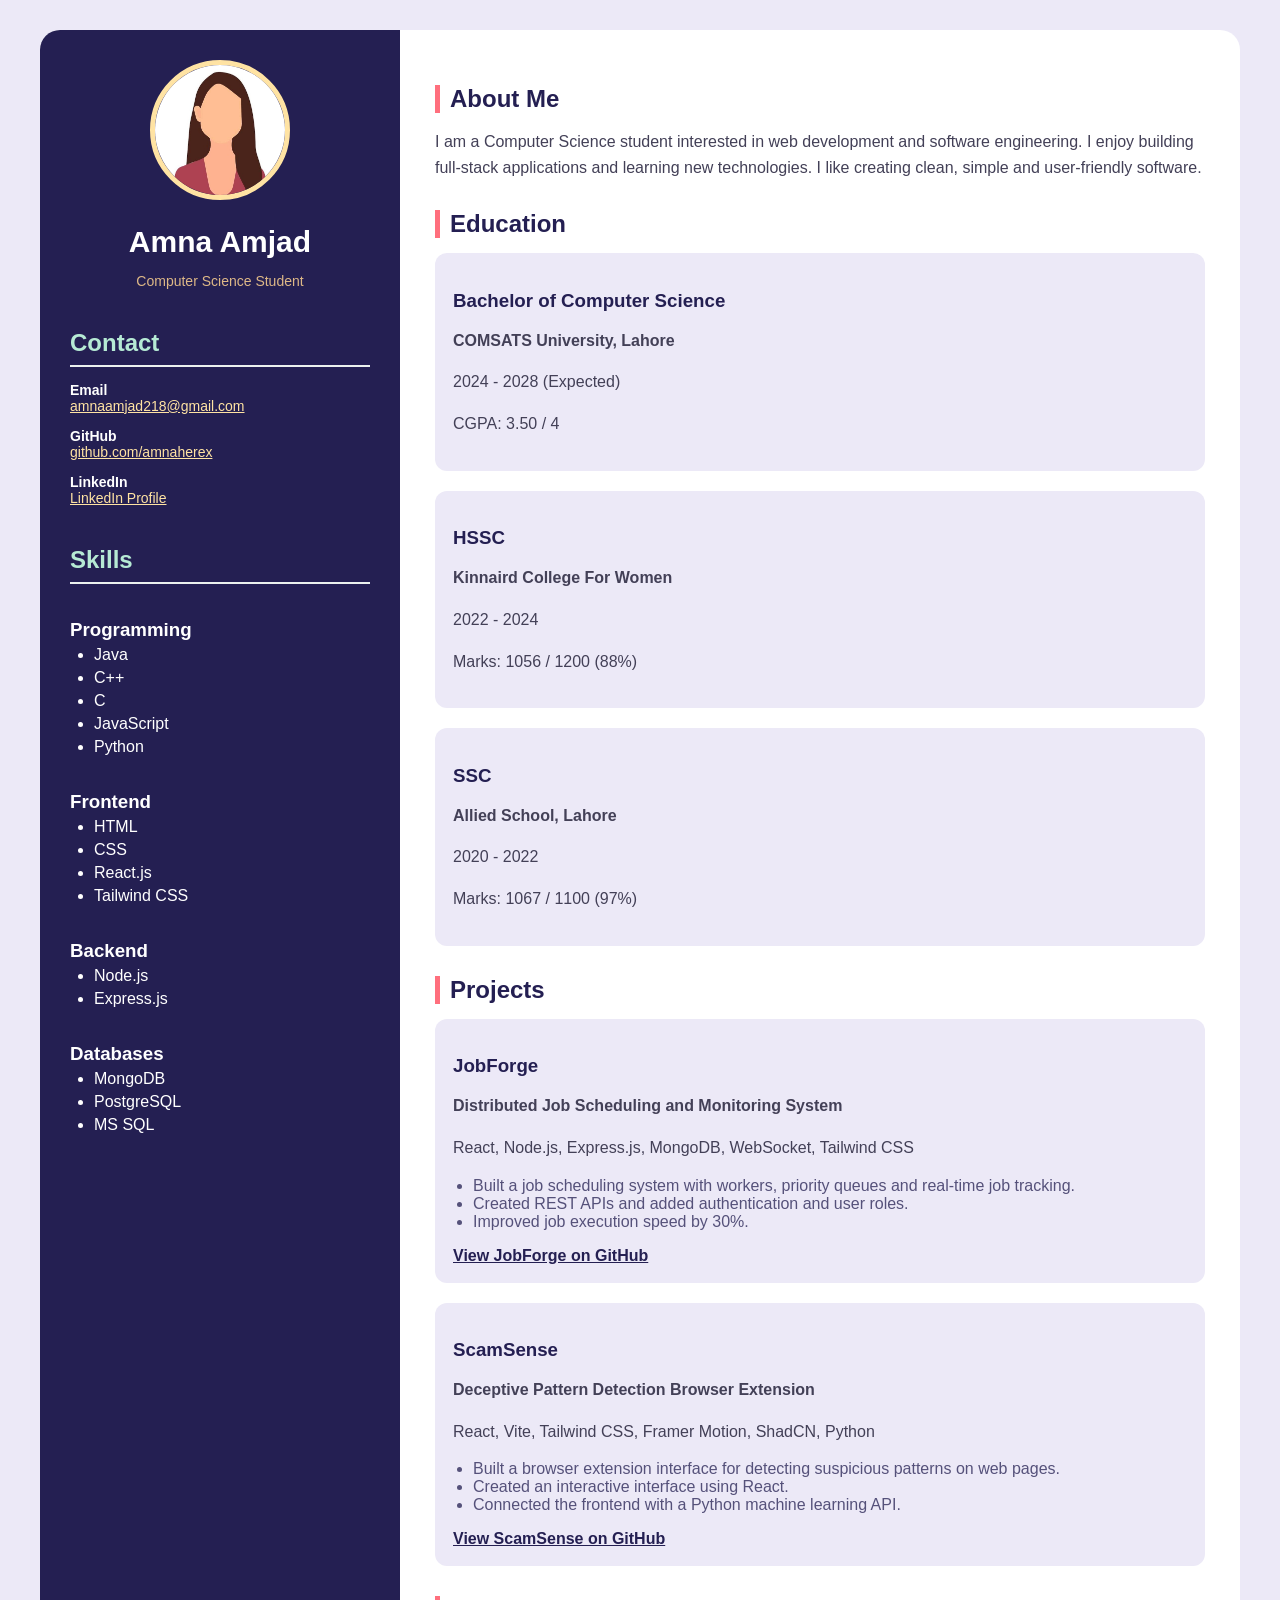
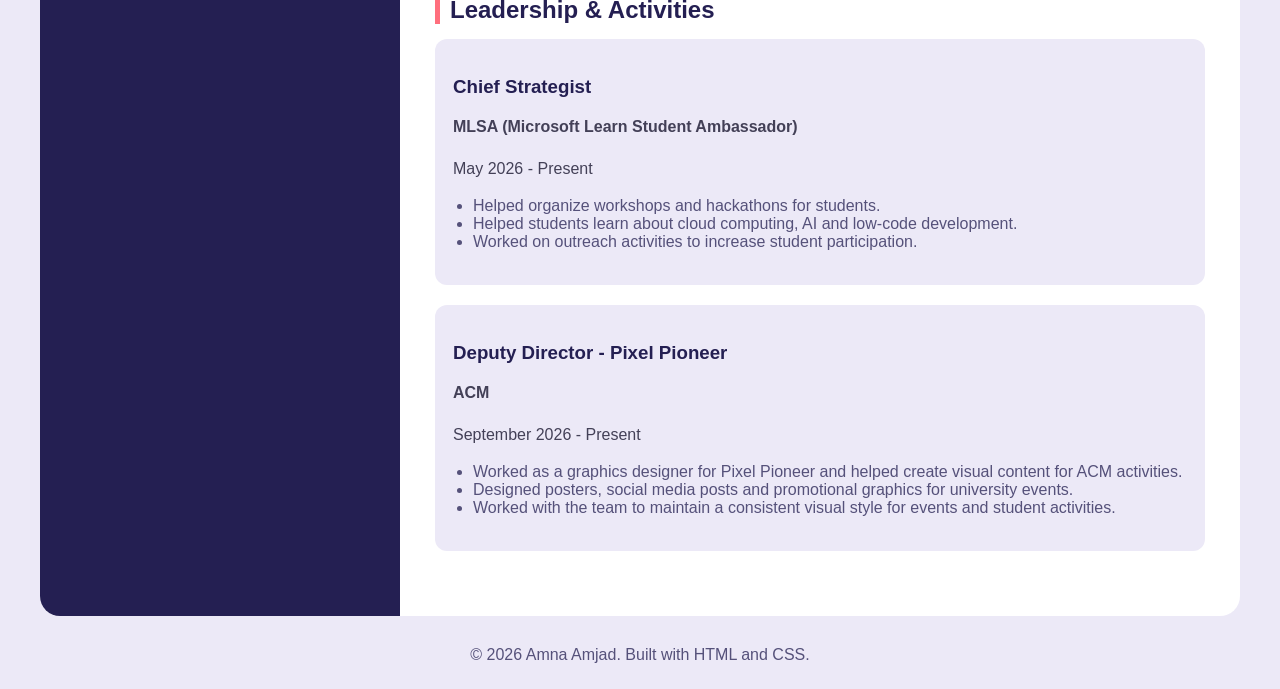
<file: Assignment-1/index.html>
<!DOCTYPE html>
<html lang="en">

<head>
  <title>Amna Amjad | CV</title>
  <link rel="stylesheet" href="styles.css">
</head>

<body>

  <div class="cv">

    <aside class="sidebar">

      <img class="photo" src="images.jpg" alt="Amna Amjad">

      <h1>Amna Amjad</h1>

      <p class="tagline">
        Computer Science Student
      </p>

      <section>
        <h2>Contact</h2>

        <p>
          <strong>Email</strong><br>
          <a href="mailto:amnaamjad218@gmail.com">
            amnaamjad218@gmail.com
          </a>
        </p>

        <p>
          <strong>GitHub</strong><br>
          <a href="https://github.com/amnaherex" target="_blank">
            github.com/amnaherex
          </a>
        </p>

        <p>
          <strong>LinkedIn</strong><br>
          <a href="https://www.linkedin.com/in/amna-a-63951b2a6/" target="_blank">
            LinkedIn Profile
          </a>
        </p>
      </section>


      <section>
        <h2>Skills</h2>

        <h3>Programming</h3>
        <ul>
          <li>Java</li>
          <li>C++</li>
          <li>C</li>
          <li>JavaScript</li>
          <li>Python</li>
        </ul>

        <h3>Frontend</h3>
        <ul>
          <li>HTML</li>
          <li>CSS</li>
          <li>React.js</li>
          <li>Tailwind CSS</li>
        </ul>

        <h3>Backend</h3>
        <ul>
          <li>Node.js</li>
          <li>Express.js</li>
        </ul>

        <h3>Databases</h3>
        <ul>
          <li>MongoDB</li>
          <li>PostgreSQL</li> 
          <li>MS SQL</li>
        </ul>
      </section>

    </aside>


    <main class="content">

      <section>
        <h2>About Me</h2>

        <p>
          I am a Computer Science student interested in web development
          and software engineering. I enjoy building full-stack
          applications and learning new technologies. I like creating
          clean, simple and user-friendly software.
        </p>
      </section>


      <section>
        <h2>Education</h2>

        <article>
          <h3>Bachelor of Computer Science</h3>
          <p class="bold">COMSATS University, Lahore</p>
          <p>2024 - 2028 (Expected)</p>
          <p>CGPA: 3.50 / 4</p>
        </article>

        <article>
          <h3>HSSC</h3>
          <p class="bold">Kinnaird College For Women</p>
          <p>2022 - 2024</p>
          <p>Marks: 1056 / 1200 (88%)</p>
        </article>

        <article>
          <h3>SSC</h3>
          <p class="bold">Allied School, Lahore</p>
          <p>2020 - 2022</p>
          <p>Marks: 1067 / 1100 (97%)</p>
        </article>
      </section>


      <section>
        <h2>Projects</h2>

        <article>
          <h3>JobForge</h3>

          <p class="bold">
            Distributed Job Scheduling and Monitoring System
          </p>

          <p>
            React, Node.js, Express.js, MongoDB, WebSocket,
            Tailwind CSS
          </p>

          <ul>
            <li>
              Built a job scheduling system with workers,
              priority queues and real-time job tracking.
            </li>

            <li>
              Created REST APIs and added authentication
              and user roles.
            </li>

            <li>
              Improved job execution speed by 30%.
            </li>
          </ul>

          <a href="https://github.com/amnaherex/JobFrogee" target="_blank">
            View JobForge on GitHub
          </a>
        </article>


        <article>
          <h3>ScamSense</h3>

          <p class="bold">
            Deceptive Pattern Detection Browser Extension
          </p>

          <p>
            React, Vite, Tailwind CSS, Framer Motion,
            ShadCN, Python
          </p>

          <ul>
            <li>
              Built a browser extension interface for detecting
              suspicious patterns on web pages.
            </li>

            <li>
              Created an interactive interface using React.
            </li>

            <li>
              Connected the frontend with a Python machine
              learning API.
            </li>
          </ul>

          <a href="https://github.com/amnaherex/ScamSense" target="_blank">
            View ScamSense on GitHub
          </a>
        </article>

      </section>


      <section>
        <h2>Leadership & Activities</h2>

        <article>
          <h3>Chief Strategist</h3>

          <p class="bold">
            MLSA (Microsoft Learn Student Ambassador)
          </p>

          <p>May 2026 - Present</p>

          <ul>
            <li>
              Helped organize workshops and hackathons for students.
            </li>

            <li>
              Helped students learn about cloud computing,
              AI and low-code development.
            </li>

            <li>
              Worked on outreach activities to increase
              student participation.
            </li>
          </ul>
        </article>

        <article>
          <h3>Deputy Director - Pixel Pioneer</h3>
        
          <p class="bold">
            ACM
          </p>
        
          <p>September 2026 - Present</p>
        
          <ul>
            <li>
              Worked as a graphics designer for Pixel Pioneer and helped create
              visual content for ACM activities.
            </li>
        
            <li>
              Designed posters, social media posts and promotional graphics
              for university events.
            </li>
        
            <li>
              Worked with the team to maintain a consistent visual style for
              events and student activities.
            </li>
          </ul>
        </article>
      </section>

    </main>

  </div>


  <footer>
    <p>© 2026 Amna Amjad. Built with HTML and CSS.</p>
  </footer>

</body>
</html>
</file>
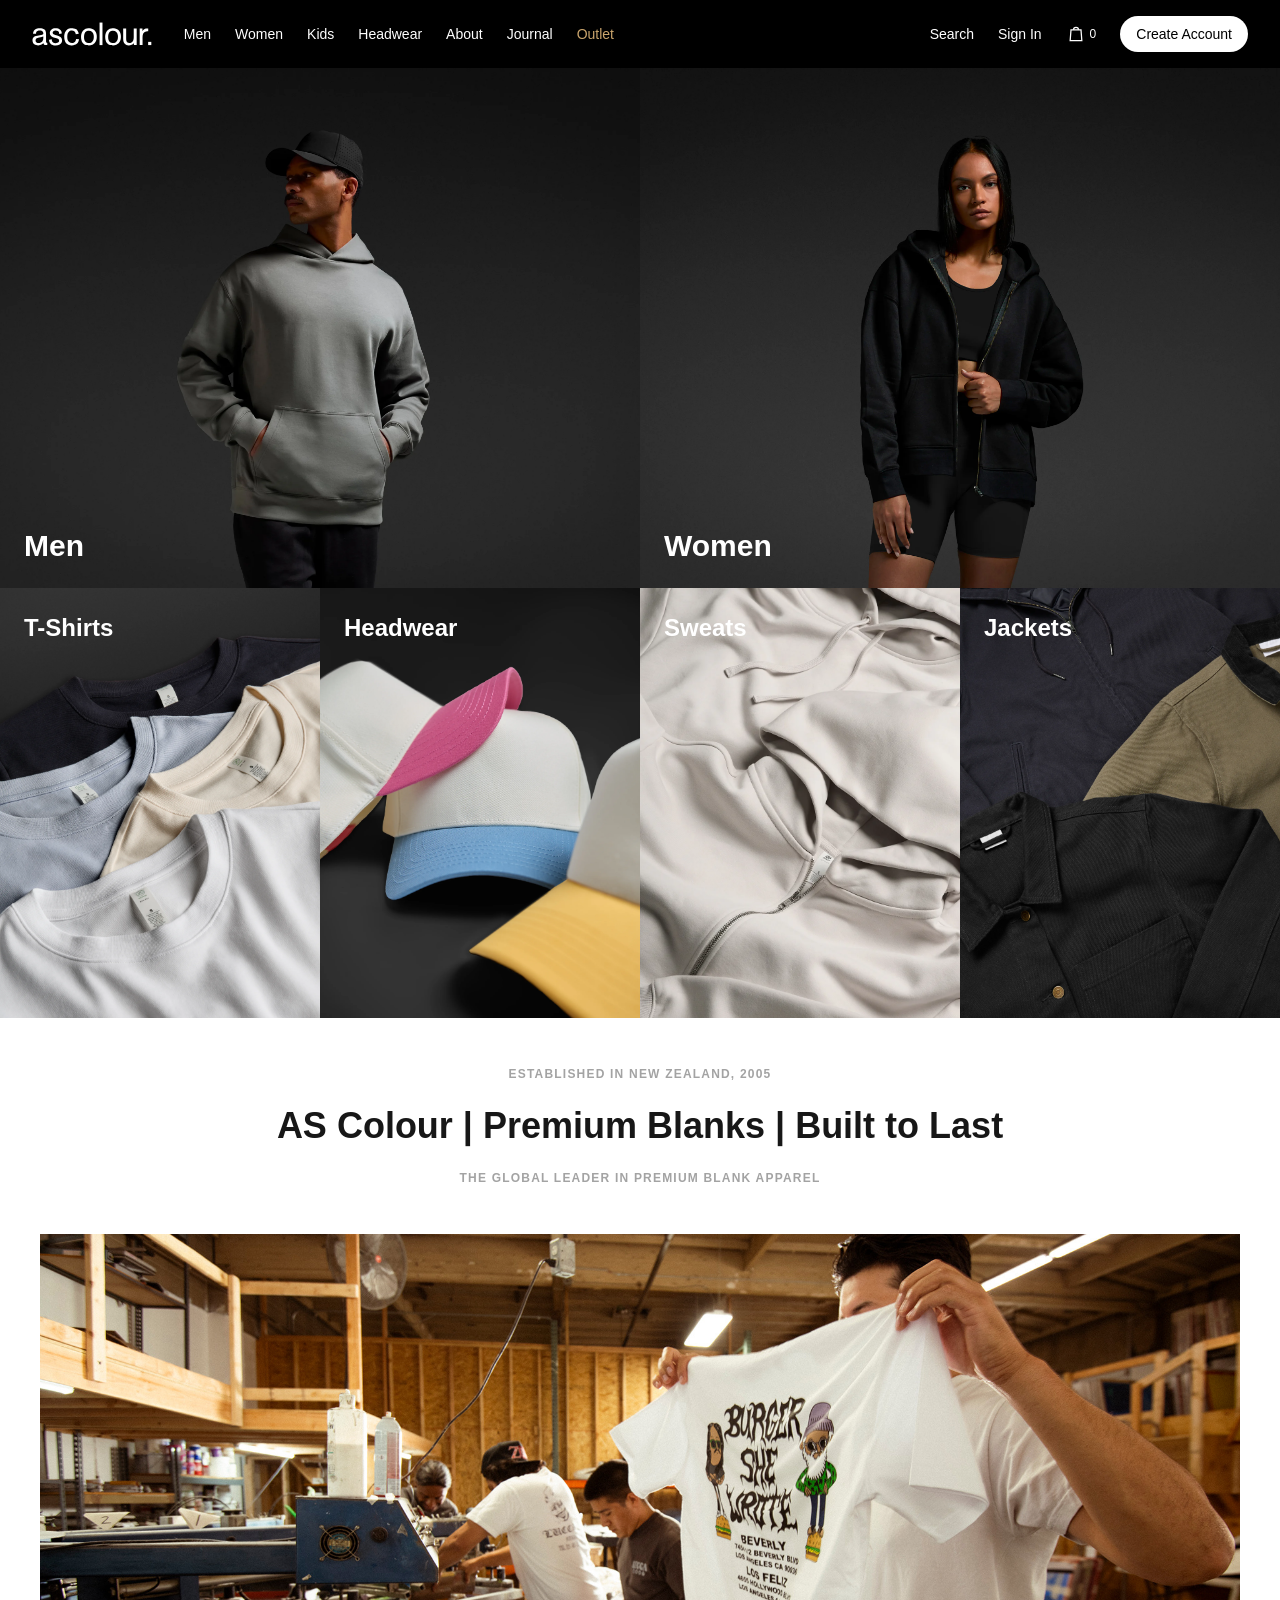
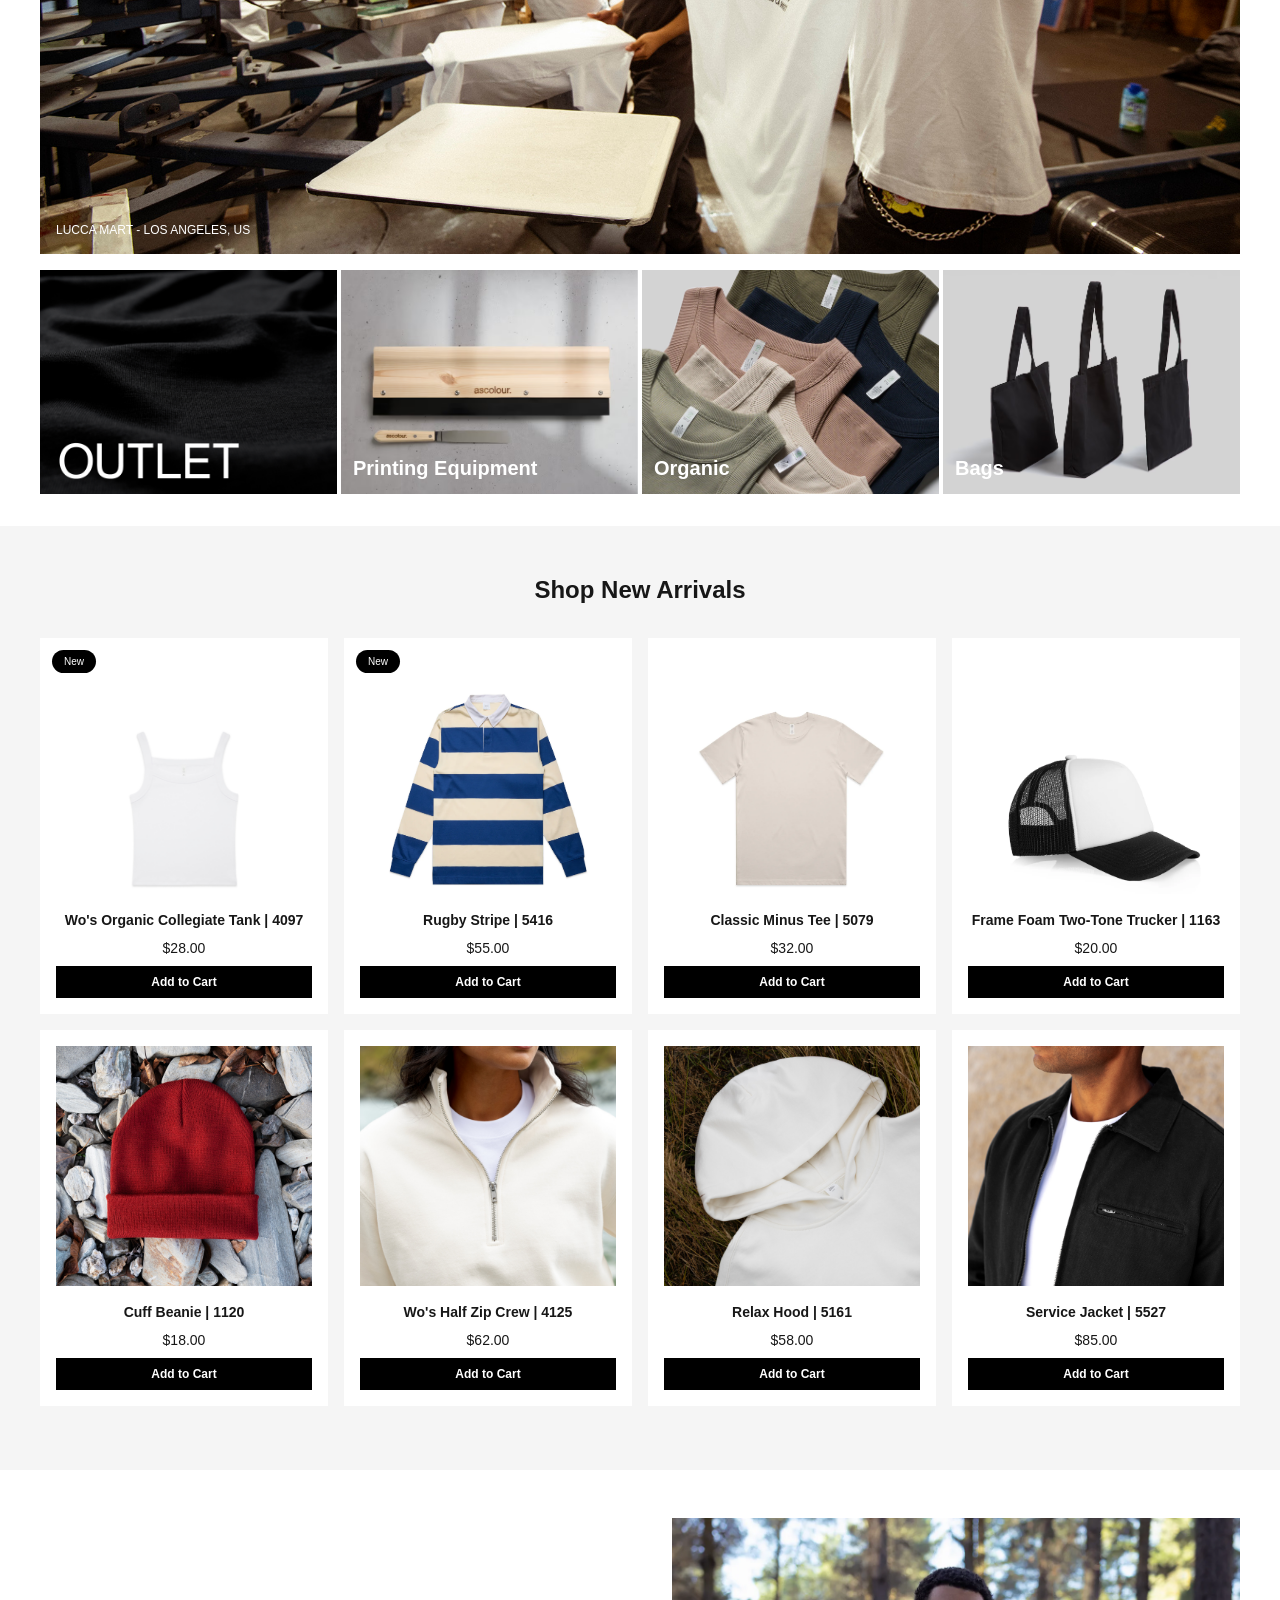
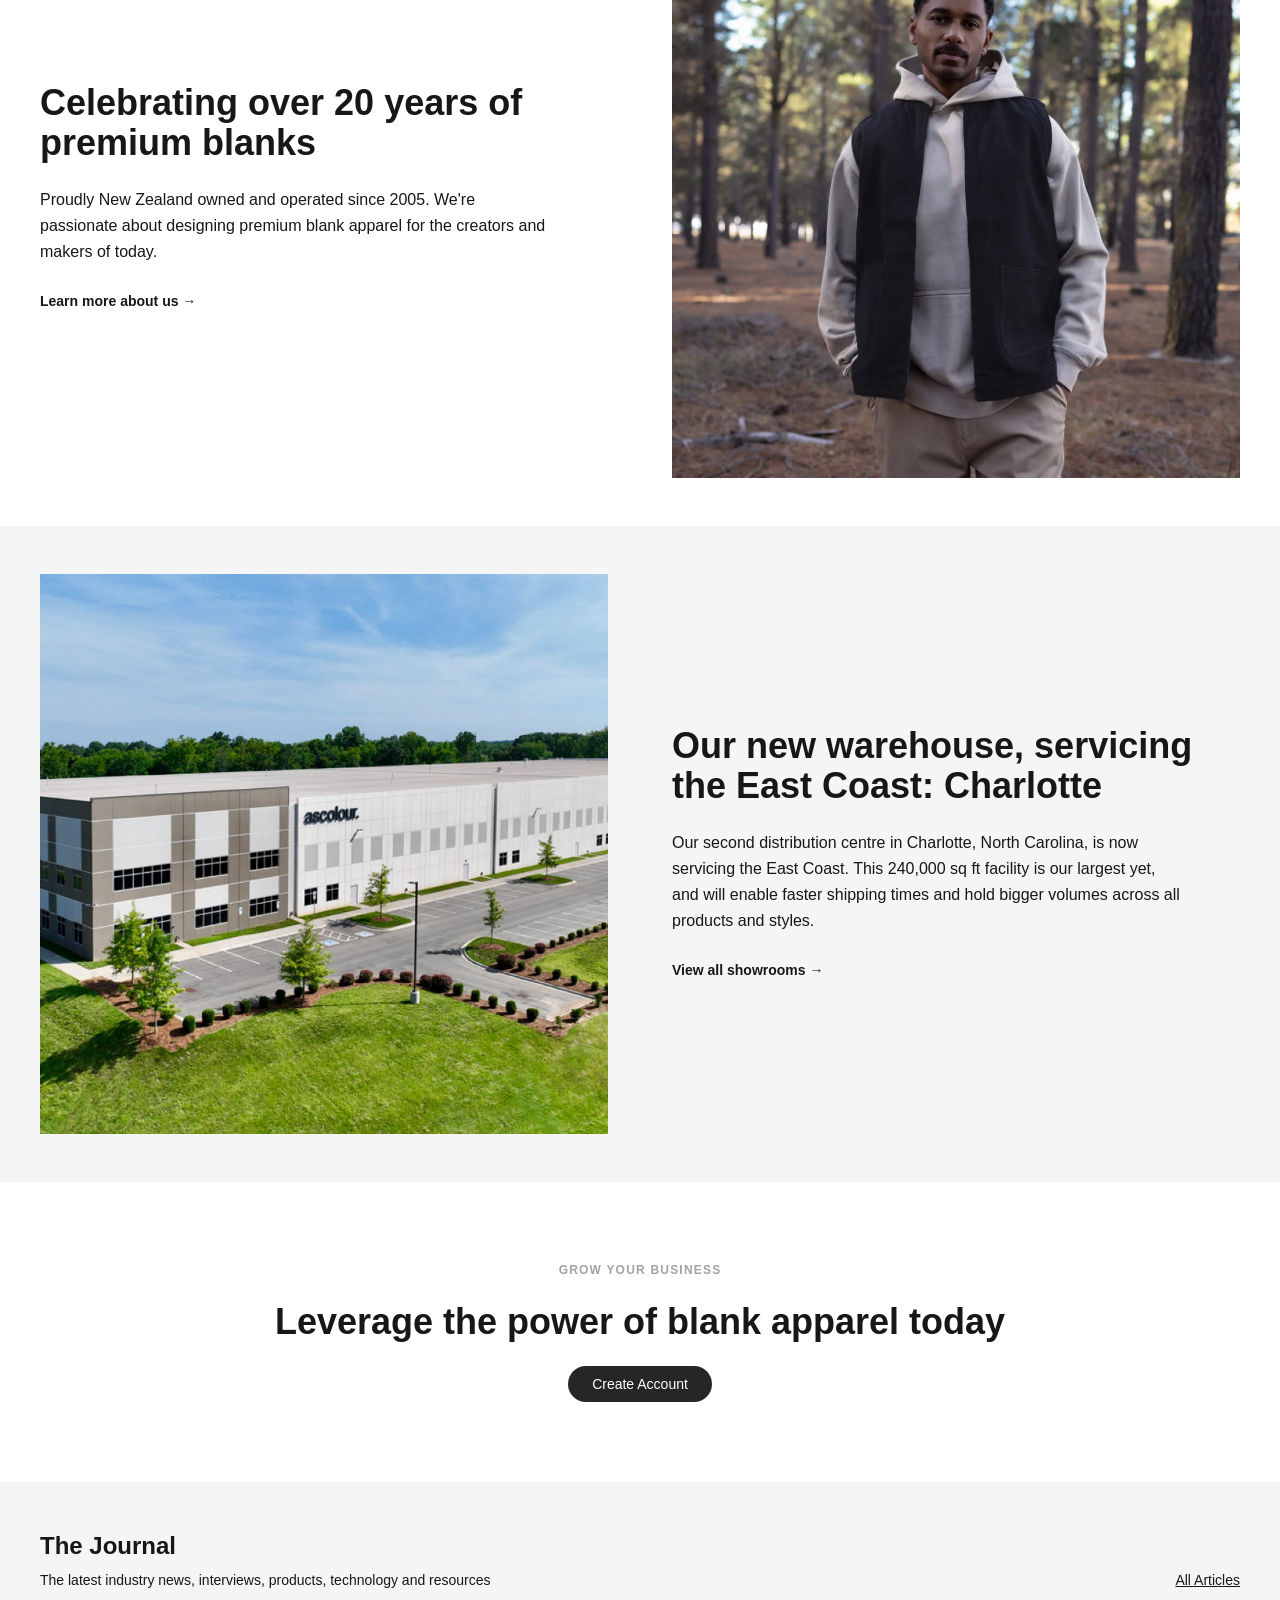
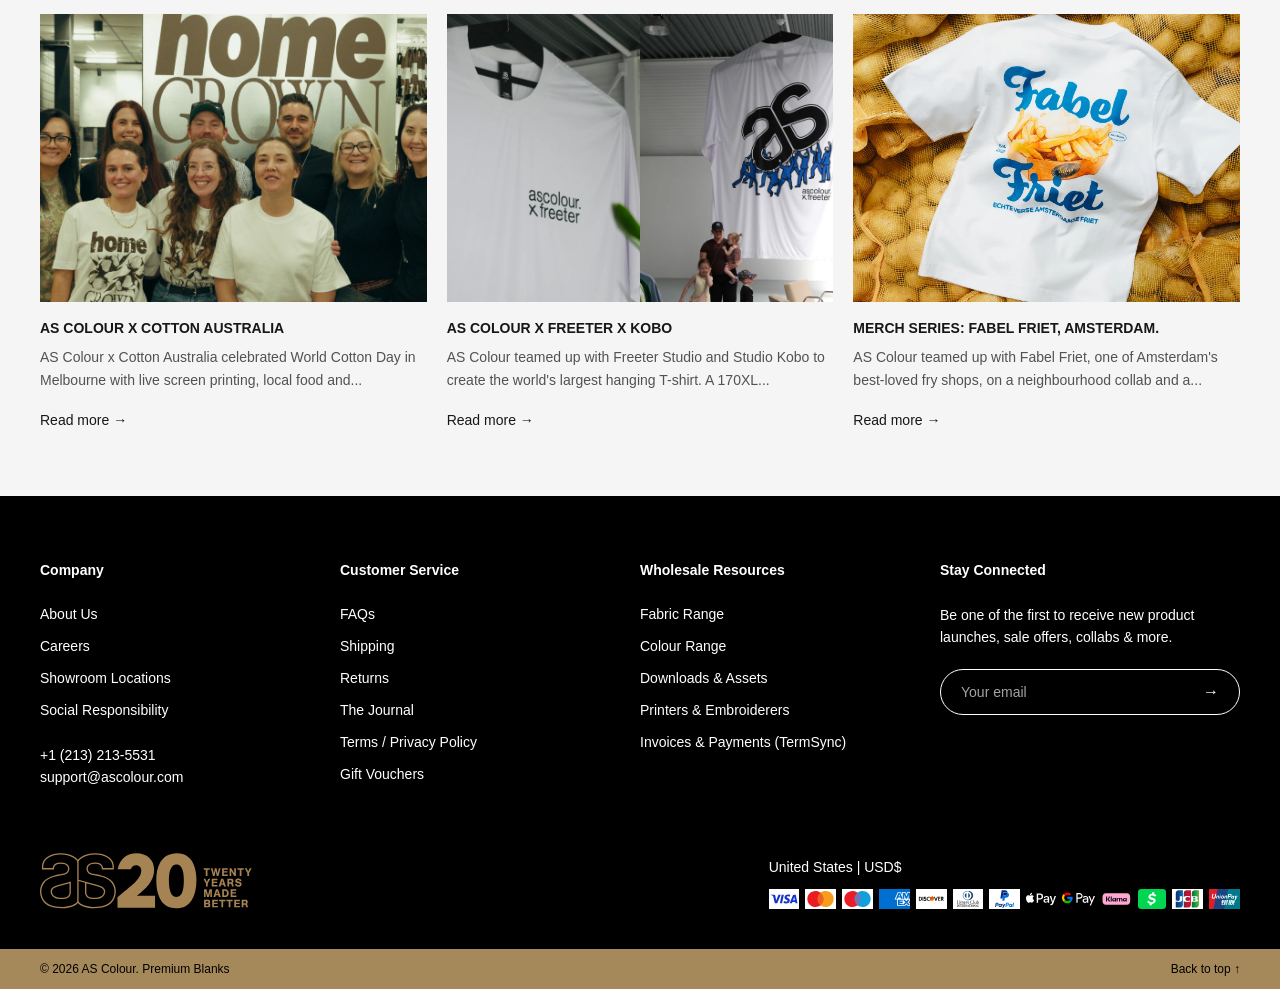
<file: Assignment-2/index.html>
<!DOCTYPE html>
<html lang="en">
<head>
    <meta charset="UTF-8">
    <meta name="viewport" content="width=device-width, initial-scale=1.0">
    <title>AS Colour - Premium Blanks</title>
    <link rel="stylesheet" href="css/output.css">
</head>
<body class="bg-white font-sans text-neutral-900">

    <!-- ===== Header / Navbar (Tailwind) ===== -->
    <header class="bg-black text-white">
        <div class="flex items-center justify-between gap-4 px-4 py-4 md:px-8">
            <div class="flex items-center gap-8">
                <a href="index.html"><img src="images/ascolour_001.svg" alt="AS Colour" class="h-5 md:h-6"></a>
                <nav class="hidden gap-6 text-sm lg:flex">
                    <a href="#" class="hover:text-gold">Men</a>
                    <a href="#" class="hover:text-gold">Women</a>
                    <a href="#" class="hover:text-gold">Kids</a>
                    <a href="#" class="hover:text-gold">Headwear</a>
                    <a href="#" class="hover:text-gold">About</a>
                    <a href="#" class="hover:text-gold">Journal</a>
                    <a href="#" class="text-gold">Outlet</a>
                </nav>
            </div>
            <div class="flex items-center gap-4 text-sm md:gap-6">
                <a href="#" class="hidden md:inline">Search</a>
                <a href="#" class="hidden md:inline">Sign In</a>
                <a href="#" aria-label="Cart" class="flex items-center gap-1">
                    <svg class="h-5 w-5" fill="none" stroke="currentColor" stroke-width="1.5" viewBox="0 0 24 24" aria-hidden="true"><path d="M6 7h12l1 13H5L6 7z"/><path d="M9 7a3 3 0 0 1 6 0"/></svg>
                    <span class="text-xs">0</span>
                </a>
                <a href="#" class="hidden rounded-full bg-white px-4 py-2 text-black md:inline-block">Create Account</a>
                <label for="menu-toggle" class="cursor-pointer lg:hidden" aria-label="Open menu">
                    <svg class="h-6 w-6" fill="none" stroke="currentColor" stroke-width="1.5" viewBox="0 0 24 24" aria-hidden="true"><path d="M4 7h16M4 12h16M4 17h16"/></svg>
                </label>
            </div>
        </div>
        <!-- CSS-only mobile menu: checkbox + Tailwind peer-checked -->
        <input type="checkbox" id="menu-toggle" class="peer hidden">
        <nav class="hidden flex-col gap-4 border-t border-neutral-800 px-4 py-4 text-sm peer-checked:flex lg:!hidden">
            <a href="#">Men</a>
            <a href="#">Women</a>
            <a href="#">Kids</a>
            <a href="#">Headwear</a>
            <a href="#">About</a>
            <a href="#">Journal</a>
            <a href="#" class="text-gold">Outlet</a>
            <a href="#">Search</a>
            <a href="#">Sign In</a>
        </nav>
    </header>

    <!-- ===== Men / Women Hero ===== -->
    <section class="flex flex-col md:flex-row">
        <a href="#" class="relative h-80 md:h-[520px] md:w-1/2">
            <img src="images/ascolour_016.webp" alt="Men - grey hoodie" class="h-full w-full object-cover">
            <span class="absolute bottom-6 left-6 text-3xl font-bold text-white">Men</span>
        </a>
        <a href="#" class="relative h-80 md:h-[520px] md:w-1/2">
            <img src="images/ascolour_017.webp" alt="Women - black zip hoodie" class="h-full w-full object-cover">
            <span class="absolute bottom-6 left-6 text-3xl font-bold text-white">Women</span>
        </a>
    </section>

    <!-- ===== Sub Categories ===== -->
    <section class="flex flex-wrap">
        <a href="#" class="relative h-56 w-1/2 md:h-80 lg:h-[430px] lg:w-1/4">
            <img src="images/ascolour_018.webp" alt="T-Shirts" class="h-full w-full object-cover">
            <span class="absolute left-4 top-4 text-lg font-bold text-white md:left-6 md:top-6 md:text-2xl">T-Shirts</span>
        </a>
        <a href="#" class="relative h-56 w-1/2 md:h-80 lg:h-[430px] lg:w-1/4">
            <img src="images/ascolour_019.webp" alt="Headwear" class="h-full w-full object-cover">
            <span class="absolute left-4 top-4 text-lg font-bold text-white md:left-6 md:top-6 md:text-2xl">Headwear</span>
        </a>
        <a href="#" class="relative h-56 w-1/2 md:h-80 lg:h-[430px] lg:w-1/4">
            <img src="images/ascolour_020.webp" alt="Sweats" class="h-full w-full object-cover">
            <span class="absolute left-4 top-4 text-lg font-bold text-white md:left-6 md:top-6 md:text-2xl">Sweats</span>
        </a>
        <a href="#" class="relative h-56 w-1/2 md:h-80 lg:h-[430px] lg:w-1/4">
            <img src="images/ascolour_021.webp" alt="Jackets" class="h-full w-full object-cover">
            <span class="absolute left-4 top-4 text-lg font-bold text-white md:left-6 md:top-6 md:text-2xl">Jackets</span>
        </a>
    </section>

    <!-- ===== Intro ===== -->
    <section class="px-4 py-12 text-center">
        <p class="text-xs font-bold uppercase tracking-widest text-neutral-400">Established in New Zealand, 2005</p>
        <h1 class="my-6 text-2xl font-bold md:text-4xl">AS Colour | Premium Blanks | Built to Last</h1>
        <p class="text-xs font-bold uppercase tracking-widest text-neutral-400">The global leader in premium blank apparel</p>
    </section>

    <!-- ===== Feature Image ===== -->
    <section class="relative mx-4 md:mx-10">
        <img src="images/ascolour_024.jpg" alt="Lucca Mart screen printing, Los Angeles" class="h-64 w-full object-cover md:h-[460px] lg:h-[620px]">
        <span class="absolute bottom-4 left-4 text-xs text-white">LUCCA MART - LOS ANGELES, US</span>
    </section>

    <!-- ===== Quick Link Tiles ===== -->
    <section class="mx-4 mt-4 flex flex-wrap gap-1 md:mx-10">
        <a href="#" class="relative h-36 w-[calc(50%-2px)] md:h-56 lg:w-[calc(25%-3px)]">
            <img src="images/ascolour_026.gif" alt="Outlet" class="h-full w-full object-cover">
        </a>
        <a href="#" class="relative h-36 w-[calc(50%-2px)] md:h-56 lg:w-[calc(25%-3px)]">
            <img src="images/ascolour_027.avif" alt="Printing Equipment" class="h-full w-full object-cover">
            <span class="absolute bottom-3 left-3 text-base font-bold text-white md:text-xl">Printing Equipment</span>
        </a>
        <a href="#" class="relative h-36 w-[calc(50%-2px)] md:h-56 lg:w-[calc(25%-3px)]">
            <img src="images/ascolour_028.webp" alt="Organic" class="h-full w-full object-cover">
            <span class="absolute bottom-3 left-3 text-base font-bold text-white md:text-xl">Organic</span>
        </a>
        <a href="#" class="relative h-36 w-[calc(50%-2px)] md:h-56 lg:w-[calc(25%-3px)]">
            <img src="images/ascolour_029.avif" alt="Bags" class="h-full w-full object-cover">
            <span class="absolute bottom-3 left-3 text-base font-bold text-white md:text-xl">Bags</span>
        </a>
    </section>

    <!-- ===== Product Listing: 8 cards (Tailwind flex-wrap grid) =====
         Every card links to the same product page. -->
    <section class="mt-8 bg-soft px-4 py-12 md:px-10">
        <h2 class="mb-8 text-center text-2xl font-bold">Shop New Arrivals</h2>
        <div class="-mx-2 flex flex-wrap">

            <div class="mb-4 w-1/2 px-2 md:w-1/3 lg:w-1/4">
                <div class="relative flex h-full flex-col bg-white p-4 text-center">
                    <span class="absolute left-3 top-3 rounded-full bg-black px-3 py-1 text-[10px] text-white">New</span>
                    <a href="product.html" class="flex flex-1 flex-col">
                        <img src="images/ascolour_030.jpg" alt="Wo's Organic Collegiate Tank" class="mb-4 h-40 w-full object-contain md:h-60">
                        <h3 class="text-xs font-bold md:text-sm">Wo's Organic Collegiate Tank | 4097</h3>
                    </a>
                    <p class="my-2 text-sm">$28.00</p>
                    <button type="button" class="w-full bg-black py-2 text-xs font-bold text-white hover:bg-neutral-700">Add to Cart</button>
                </div>
            </div>

            <div class="mb-4 w-1/2 px-2 md:w-1/3 lg:w-1/4">
                <div class="relative flex h-full flex-col bg-white p-4 text-center">
                    <span class="absolute left-3 top-3 rounded-full bg-black px-3 py-1 text-[10px] text-white">New</span>
                    <a href="product.html" class="flex flex-1 flex-col">
                        <img src="images/ascolour_031.webp" alt="Rugby Stripe" class="mb-4 h-40 w-full object-contain md:h-60">
                        <h3 class="text-xs font-bold md:text-sm">Rugby Stripe | 5416</h3>
                    </a>
                    <p class="my-2 text-sm">$55.00</p>
                    <button type="button" class="w-full bg-black py-2 text-xs font-bold text-white hover:bg-neutral-700">Add to Cart</button>
                </div>
            </div>

            <div class="mb-4 w-1/2 px-2 md:w-1/3 lg:w-1/4">
                <div class="relative flex h-full flex-col bg-white p-4 text-center">
                    <a href="product.html" class="flex flex-1 flex-col">
                        <img src="images/ascolour_032.webp" alt="Classic Minus Tee" class="mb-4 h-40 w-full object-contain md:h-60">
                        <h3 class="text-xs font-bold md:text-sm">Classic Minus Tee | 5079</h3>
                    </a>
                    <p class="my-2 text-sm">$32.00</p>
                    <button type="button" class="w-full bg-black py-2 text-xs font-bold text-white hover:bg-neutral-700">Add to Cart</button>
                </div>
            </div>

            <div class="mb-4 w-1/2 px-2 md:w-1/3 lg:w-1/4">
                <div class="relative flex h-full flex-col bg-white p-4 text-center">
                    <a href="product.html" class="flex flex-1 flex-col">
                        <img src="images/ascolour_033.webp" alt="Frame Foam Two-Tone Trucker" class="mb-4 h-40 w-full object-contain md:h-60">
                        <h3 class="text-xs font-bold md:text-sm">Frame Foam Two-Tone Trucker | 1163</h3>
                    </a>
                    <p class="my-2 text-sm">$20.00</p>
                    <button type="button" class="w-full bg-black py-2 text-xs font-bold text-white hover:bg-neutral-700">Add to Cart</button>
                </div>
            </div>

            <div class="mb-4 w-1/2 px-2 md:w-1/3 lg:w-1/4">
                <div class="relative flex h-full flex-col bg-white p-4 text-center">
                    <a href="product.html" class="flex flex-1 flex-col">
                        <img src="images/ascolour_012.jpg" alt="Cuff Beanie" class="mb-4 h-40 w-full object-cover md:h-60">
                        <h3 class="text-xs font-bold md:text-sm">Cuff Beanie | 1120</h3>
                    </a>
                    <p class="my-2 text-sm">$18.00</p>
                    <button type="button" class="w-full bg-black py-2 text-xs font-bold text-white hover:bg-neutral-700">Add to Cart</button>
                </div>
            </div>

            <div class="mb-4 w-1/2 px-2 md:w-1/3 lg:w-1/4">
                <div class="relative flex h-full flex-col bg-white p-4 text-center">
                    <a href="product.html" class="flex flex-1 flex-col">
                        <img src="images/ascolour_006.jpg" alt="Wo's Half Zip Crew" class="mb-4 h-40 w-full object-cover md:h-60">
                        <h3 class="text-xs font-bold md:text-sm">Wo's Half Zip Crew | 4125</h3>
                    </a>
                    <p class="my-2 text-sm">$62.00</p>
                    <button type="button" class="w-full bg-black py-2 text-xs font-bold text-white hover:bg-neutral-700">Add to Cart</button>
                </div>
            </div>

            <div class="mb-4 w-1/2 px-2 md:w-1/3 lg:w-1/4">
                <div class="relative flex h-full flex-col bg-white p-4 text-center">
                    <a href="product.html" class="flex flex-1 flex-col">
                        <img src="images/ascolour_004.jpg" alt="Relax Hood" class="mb-4 h-40 w-full object-cover md:h-60">
                        <h3 class="text-xs font-bold md:text-sm">Relax Hood | 5161</h3>
                    </a>
                    <p class="my-2 text-sm">$58.00</p>
                    <button type="button" class="w-full bg-black py-2 text-xs font-bold text-white hover:bg-neutral-700">Add to Cart</button>
                </div>
            </div>

            <div class="mb-4 w-1/2 px-2 md:w-1/3 lg:w-1/4">
                <div class="relative flex h-full flex-col bg-white p-4 text-center">
                    <a href="product.html" class="flex flex-1 flex-col">
                        <img src="images/ascolour_003.jpg" alt="Service Jacket" class="mb-4 h-40 w-full object-cover md:h-60">
                        <h3 class="text-xs font-bold md:text-sm">Service Jacket | 5527</h3>
                    </a>
                    <p class="my-2 text-sm">$85.00</p>
                    <button type="button" class="w-full bg-black py-2 text-xs font-bold text-white hover:bg-neutral-700">Add to Cart</button>
                </div>
            </div>

        </div>
    </section>

    <!-- ===== Celebrating 20 Years ===== -->
    <section class="flex flex-col items-center gap-8 px-4 py-12 md:px-10 lg:flex-row lg:gap-16">
        <div class="lg:w-1/2">
            <h2 class="mb-6 text-2xl font-bold md:text-4xl">Celebrating over 20 years of premium blanks</h2>
            <p class="mb-6 max-w-lg leading-relaxed">Proudly New Zealand owned and operated since 2005. We're passionate about designing premium blank apparel for the creators and makers of today.</p>
            <a href="#" class="text-sm font-bold">Learn more about us &rarr;</a>
        </div>
        <div class="w-full lg:w-1/2">
            <img src="images/ascolour_034.webp" alt="Model in vest and hoodie in a forest" class="h-72 w-full object-cover md:h-[560px]">
        </div>
    </section>

    <!-- ===== Warehouse ===== -->
    <section class="flex flex-col-reverse items-center gap-8 bg-soft px-4 py-12 md:px-10 lg:flex-row lg:gap-16">
        <div class="w-full lg:w-1/2">
            <img src="images/ascolour_035.webp" alt="Charlotte warehouse" class="h-72 w-full object-cover md:h-[560px]">
        </div>
        <div class="lg:w-1/2">
            <h2 class="mb-6 text-2xl font-bold md:text-4xl">Our new warehouse, servicing the East Coast: Charlotte</h2>
            <p class="mb-6 max-w-lg leading-relaxed">Our second distribution centre in Charlotte, North Carolina, is now servicing the East Coast. This 240,000 sq ft facility is our largest yet, and will enable faster shipping times and hold bigger volumes across all products and styles.</p>
            <a href="#" class="text-sm font-bold">View all showrooms &rarr;</a>
        </div>
    </section>

    <!-- ===== CTA ===== -->
    <section class="px-4 py-16 text-center md:py-20">
        <p class="text-xs font-bold uppercase tracking-widest text-neutral-400">Grow your business</p>
        <h2 class="my-6 text-2xl font-bold md:text-4xl">Leverage the power of blank apparel today</h2>
        <a href="#" class="inline-block rounded-full bg-neutral-800 px-6 py-2 text-sm text-white">Create Account</a>
    </section>

    <!-- ===== Journal ===== -->
    <section class="bg-soft px-4 pb-16 pt-12 md:px-10">
        <div class="mb-6 flex flex-col gap-2 md:flex-row md:items-end md:justify-between">
            <div>
                <h2 class="mb-2 text-2xl font-bold">The Journal</h2>
                <p class="text-sm">The latest industry news, interviews, products, technology and resources</p>
            </div>
            <a href="#" class="text-sm underline">All Articles</a>
        </div>
        <div class="flex flex-col gap-8 md:flex-row md:gap-5">
            <a href="#" class="md:w-1/3">
                <img src="images/ascolour_036.webp" alt="AS Colour x Cotton Australia" class="mb-4 h-56 w-full object-cover lg:h-72">
                <h3 class="mb-2 text-sm font-bold uppercase">AS Colour x Cotton Australia</h3>
                <p class="mb-4 text-sm leading-relaxed text-neutral-600">AS Colour x Cotton Australia celebrated World Cotton Day in Melbourne with live screen printing, local food and...</p>
                <span class="text-sm">Read more &rarr;</span>
            </a>
            <a href="#" class="md:w-1/3">
                <img src="images/ascolour_037.webp" alt="AS Colour x Freeter x Kobo" class="mb-4 h-56 w-full object-cover lg:h-72">
                <h3 class="mb-2 text-sm font-bold uppercase">AS Colour x Freeter x Kobo</h3>
                <p class="mb-4 text-sm leading-relaxed text-neutral-600">AS Colour teamed up with Freeter Studio and Studio Kobo to create the world's largest hanging T-shirt. A 170XL...</p>
                <span class="text-sm">Read more &rarr;</span>
            </a>
            <a href="#" class="md:w-1/3">
                <img src="images/ascolour_038.webp" alt="Merch Series: Fabel Friet" class="mb-4 h-56 w-full object-cover lg:h-72">
                <h3 class="mb-2 text-sm font-bold uppercase">Merch Series: Fabel Friet, Amsterdam.</h3>
                <p class="mb-4 text-sm leading-relaxed text-neutral-600">AS Colour teamed up with Fabel Friet, one of Amsterdam's best-loved fry shops, on a neighbourhood collab and a...</p>
                <span class="text-sm">Read more &rarr;</span>
            </a>
        </div>
    </section>

    <!-- ===== Footer (identical on both pages) ===== -->
    <footer class="bg-black px-4 pb-10 pt-16 text-white md:px-10">
        <div class="mb-16 flex flex-wrap gap-y-10">
            <div class="w-1/2 pr-4 lg:w-1/4">
                <h4 class="mb-6 text-sm font-bold">Company</h4>
                <ul class="space-y-3 text-sm">
                    <li><a href="#" class="hover:text-gold">About Us</a></li>
                    <li><a href="#" class="hover:text-gold">Careers</a></li>
                    <li><a href="#" class="hover:text-gold">Showroom Locations</a></li>
                    <li><a href="#" class="hover:text-gold">Social Responsibility</a></li>
                </ul>
                <p class="mt-6 text-sm leading-relaxed">+1 (213) 213-5531<br>support@ascolour.com</p>
            </div>
            <div class="w-1/2 pr-4 lg:w-1/4">
                <h4 class="mb-6 text-sm font-bold">Customer Service</h4>
                <ul class="space-y-3 text-sm">
                    <li><a href="#" class="hover:text-gold">FAQs</a></li>
                    <li><a href="#" class="hover:text-gold">Shipping</a></li>
                    <li><a href="#" class="hover:text-gold">Returns</a></li>
                    <li><a href="#" class="hover:text-gold">The Journal</a></li>
                    <li><a href="#" class="hover:text-gold">Terms / Privacy Policy</a></li>
                    <li><a href="#" class="hover:text-gold">Gift Vouchers</a></li>
                </ul>
            </div>
            <div class="w-1/2 pr-4 lg:w-1/4">
                <h4 class="mb-6 text-sm font-bold">Wholesale Resources</h4>
                <ul class="space-y-3 text-sm">
                    <li><a href="#" class="hover:text-gold">Fabric Range</a></li>
                    <li><a href="#" class="hover:text-gold">Colour Range</a></li>
                    <li><a href="#" class="hover:text-gold">Downloads &amp; Assets</a></li>
                    <li><a href="#" class="hover:text-gold">Printers &amp; Embroiderers</a></li>
                    <li><a href="#" class="hover:text-gold">Invoices &amp; Payments (TermSync)</a></li>
                </ul>
            </div>
            <div class="w-full lg:w-1/4">
                <h4 class="mb-6 text-sm font-bold">Stay Connected</h4>
                <p class="text-sm leading-relaxed">Be one of the first to receive new product launches, sale offers, collabs &amp; more.</p>
                <form action="#" class="mt-5 flex overflow-hidden rounded-full border border-white">
                    <input type="email" placeholder="Your email" aria-label="Email" class="min-w-0 flex-1 bg-transparent px-5 py-3 text-sm text-white outline-none placeholder:text-neutral-400">
                    <button type="submit" class="px-5" aria-label="Subscribe">&rarr;</button>
                </form>
            </div>
        </div>
        <div class="flex flex-col gap-6 md:flex-row md:items-end md:justify-between">
            <img src="images/ascolour_040.svg" alt="AS Colour 20 Years" class="h-12 w-auto self-start md:h-14">
            <div>
                <p class="mb-3 text-sm">United States | USD$</p>
                <div class="flex flex-wrap items-center gap-1.5">
                    <img src="images/ascolour_041.svg" alt="Visa" class="h-5">
                    <img src="images/ascolour_042.svg" alt="Mastercard" class="h-5">
                    <img src="images/ascolour_043.svg" alt="Maestro" class="h-5">
                    <img src="images/ascolour_044.svg" alt="American Express" class="h-5">
                    <img src="images/ascolour_045.svg" alt="Discover" class="h-5">
                    <img src="images/ascolour_046.svg" alt="Diners Club" class="h-5">
                    <img src="images/ascolour_047.svg" alt="PayPal" class="h-5">
                    <img src="images/ascolour_048.svg" alt="Apple Pay" class="h-5">
                    <img src="images/ascolour_049.svg" alt="Google Pay" class="h-5">
                    <img src="images/ascolour_050.svg" alt="Klarna" class="h-5">
                    <img src="images/ascolour_051.svg" alt="Cash App" class="h-5">
                    <img src="images/ascolour_052.svg" alt="JCB" class="h-5">
                    <img src="images/ascolour_053.svg" alt="UnionPay" class="h-5">
                </div>
            </div>
        </div>
    </footer>
    <div class="flex justify-between bg-bronze px-4 py-3 text-xs text-black md:px-10">
        <span>&copy; 2026 AS Colour. Premium Blanks</span>
        <a href="#">Back to top &uarr;</a>
    </div>

</body>
</html>
</file>
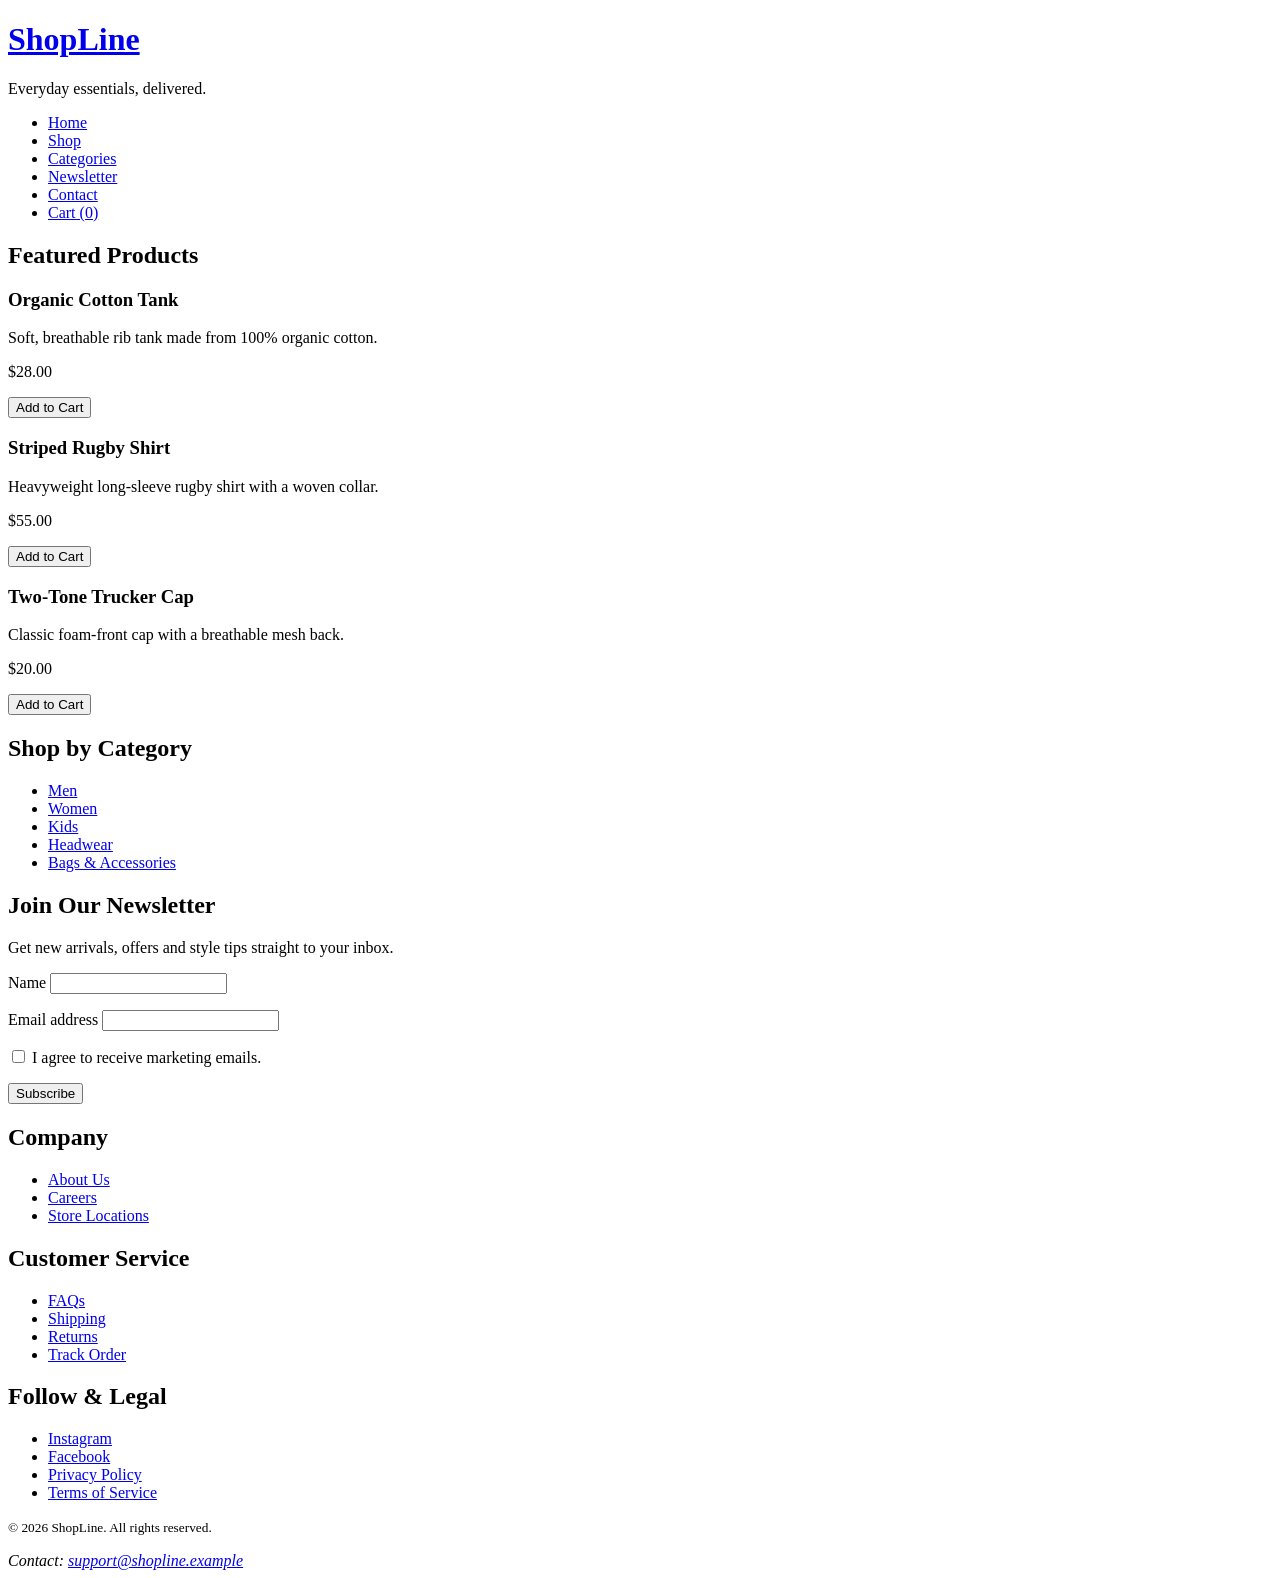
<file: LabTask1/index.html>
<!DOCTYPE html>
<html lang="en">
<head>
    <meta charset="UTF-8">
    <meta name="viewport" content="width=device-width, initial-scale=1.0">
    <meta name="description" content="Semantic HTML5 skeleton for a generic e-commerce homepage.">
    <title>ShopLine — Online Store</title>
</head>
<body>

    <!-- ===== Header ===== -->
    <header>
        <h1><a href="index.html">ShopLine</a></h1>
        <p>Everyday essentials, delivered.</p>

        <nav aria-label="Main navigation">
            <ul>
                <li><a href="index.html">Home</a></li>
                <li><a href="#featured">Shop</a></li>
                <li><a href="#categories">Categories</a></li>
                <li><a href="#newsletter">Newsletter</a></li>
                <li><a href="#footer">Contact</a></li>
                <li><a href="#">Cart (0)</a></li>
            </ul>
        </nav>
    </header>

    <!-- ===== Main Content ===== -->
    <main>

        <!-- Section 1: Featured Products -->
        <section id="featured" aria-labelledby="featured-heading">
            <h2 id="featured-heading">Featured Products</h2>

            <article>
                <h3>Organic Cotton Tank</h3>
                <p>Soft, breathable rib tank made from 100% organic cotton.</p>
                <p><data value="28">$28.00</data></p>
                <button type="button">Add to Cart</button>
            </article>

            <article>
                <h3>Striped Rugby Shirt</h3>
                <p>Heavyweight long-sleeve rugby shirt with a woven collar.</p>
                <p><data value="55">$55.00</data></p>
                <button type="button">Add to Cart</button>
            </article>

            <article>
                <h3>Two-Tone Trucker Cap</h3>
                <p>Classic foam-front cap with a breathable mesh back.</p>
                <p><data value="20">$20.00</data></p>
                <button type="button">Add to Cart</button>
            </article>
        </section>

        <!-- Section 2: Categories -->
        <section id="categories" aria-labelledby="categories-heading">
            <h2 id="categories-heading">Shop by Category</h2>
            <ul>
                <li><a href="#">Men</a></li>
                <li><a href="#">Women</a></li>
                <li><a href="#">Kids</a></li>
                <li><a href="#">Headwear</a></li>
                <li><a href="#">Bags &amp; Accessories</a></li>
            </ul>
        </section>

        <!-- Section 3: Newsletter Signup -->
        <section id="newsletter" aria-labelledby="newsletter-heading">
            <h2 id="newsletter-heading">Join Our Newsletter</h2>
            <p>Get new arrivals, offers and style tips straight to your inbox.</p>

            <form action="#" method="post">
                <p>
                    <label for="name">Name</label>
                    <input type="text" id="name" name="name" autocomplete="name">
                </p>
                <p>
                    <label for="email">Email address</label>
                    <input type="email" id="email" name="email" autocomplete="email" required>
                </p>
                <p>
                    <input type="checkbox" id="consent" name="consent" required>
                    <label for="consent">I agree to receive marketing emails.</label>
                </p>
                <button type="submit">Subscribe</button>
            </form>
        </section>

    </main>

    <!-- ===== Footer: three columns of links ===== -->
    <footer id="footer">
        <nav aria-label="Company">
            <h2>Company</h2>
            <ul>
                <li><a href="#">About Us</a></li>
                <li><a href="#">Careers</a></li>
                <li><a href="#">Store Locations</a></li>
            </ul>
        </nav>

        <nav aria-label="Customer service">
            <h2>Customer Service</h2>
            <ul>
                <li><a href="#">FAQs</a></li>
                <li><a href="#">Shipping</a></li>
                <li><a href="#">Returns</a></li>
                <li><a href="#">Track Order</a></li>
            </ul>
        </nav>

        <nav aria-label="Legal and social">
            <h2>Follow &amp; Legal</h2>
            <ul>
                <li><a href="#">Instagram</a></li>
                <li><a href="#">Facebook</a></li>
                <li><a href="#">Privacy Policy</a></li>
                <li><a href="#">Terms of Service</a></li>
            </ul>
        </nav>

        <p><small>&copy; 2026 ShopLine. All rights reserved.</small></p>
        <address>Contact: <a href="mailto:support@shopline.example">support@shopline.example</a></address>
    </footer>

</body>
</html>
</file>
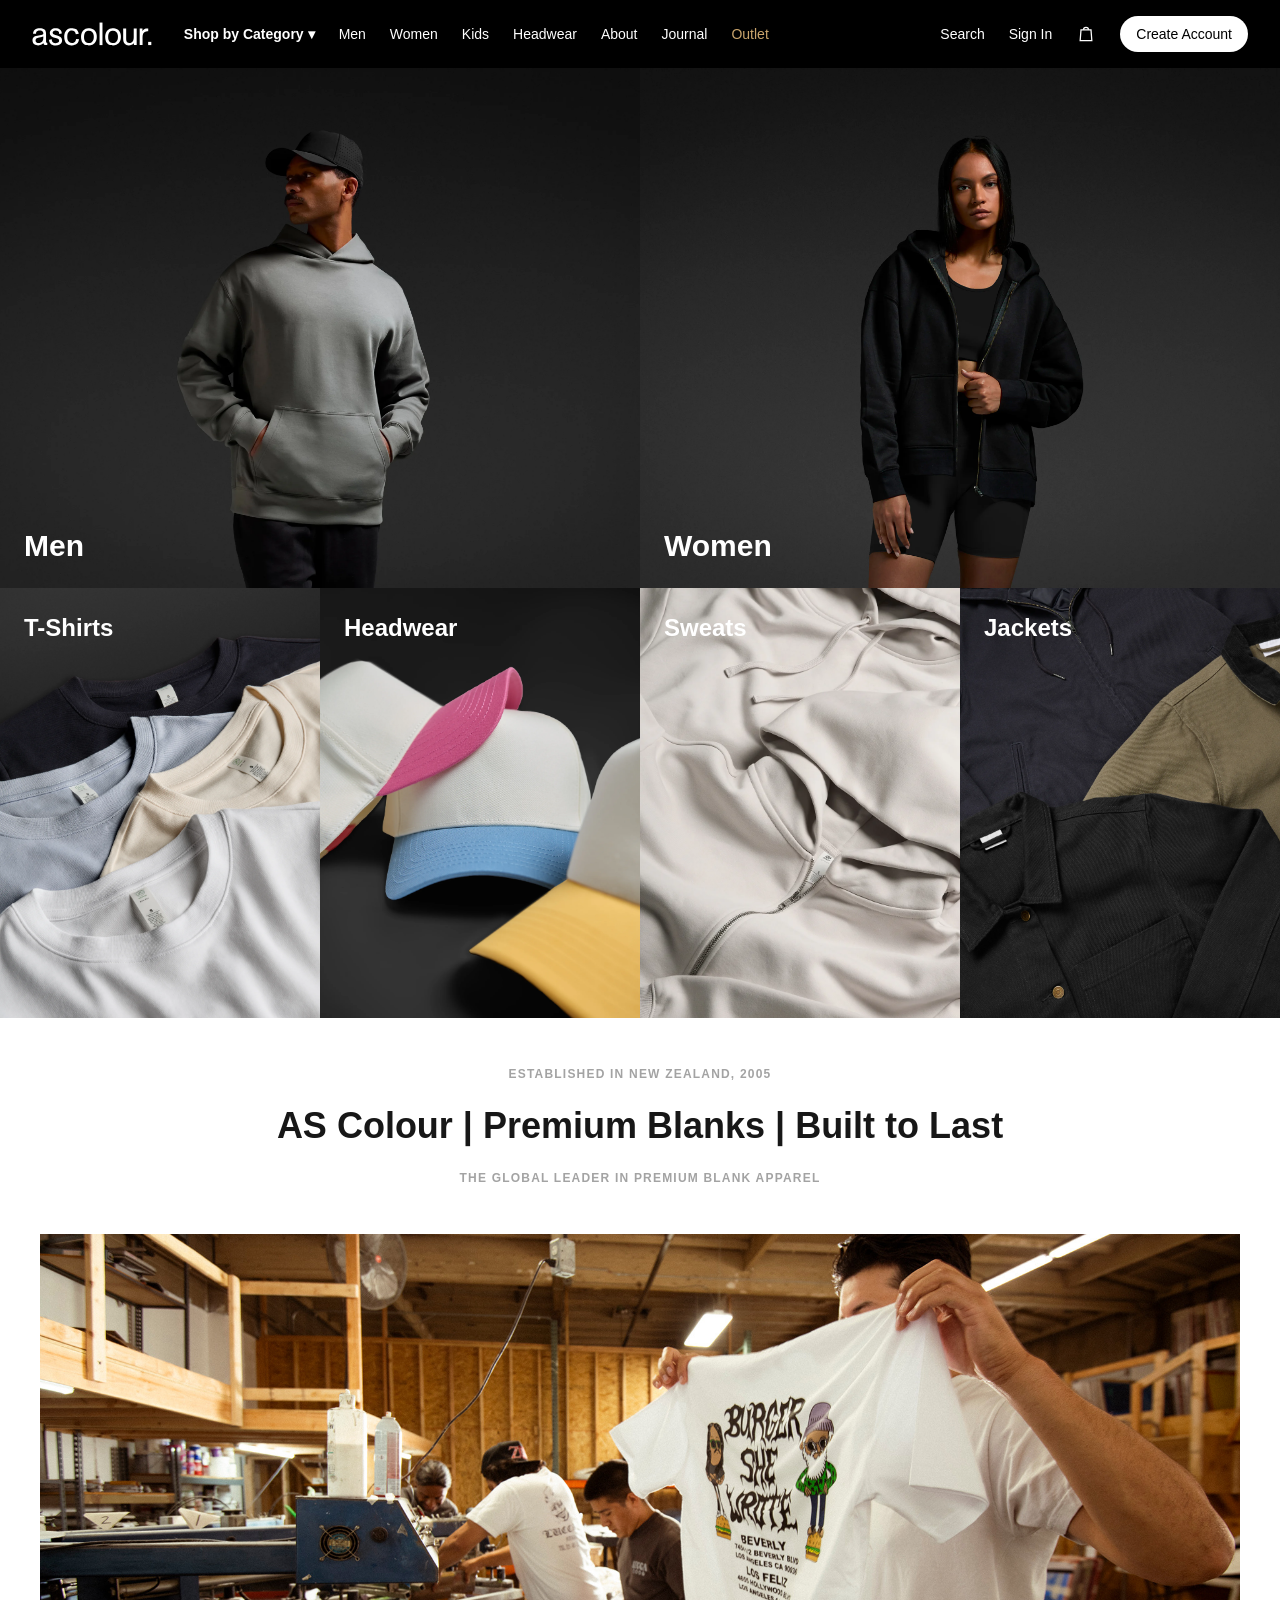
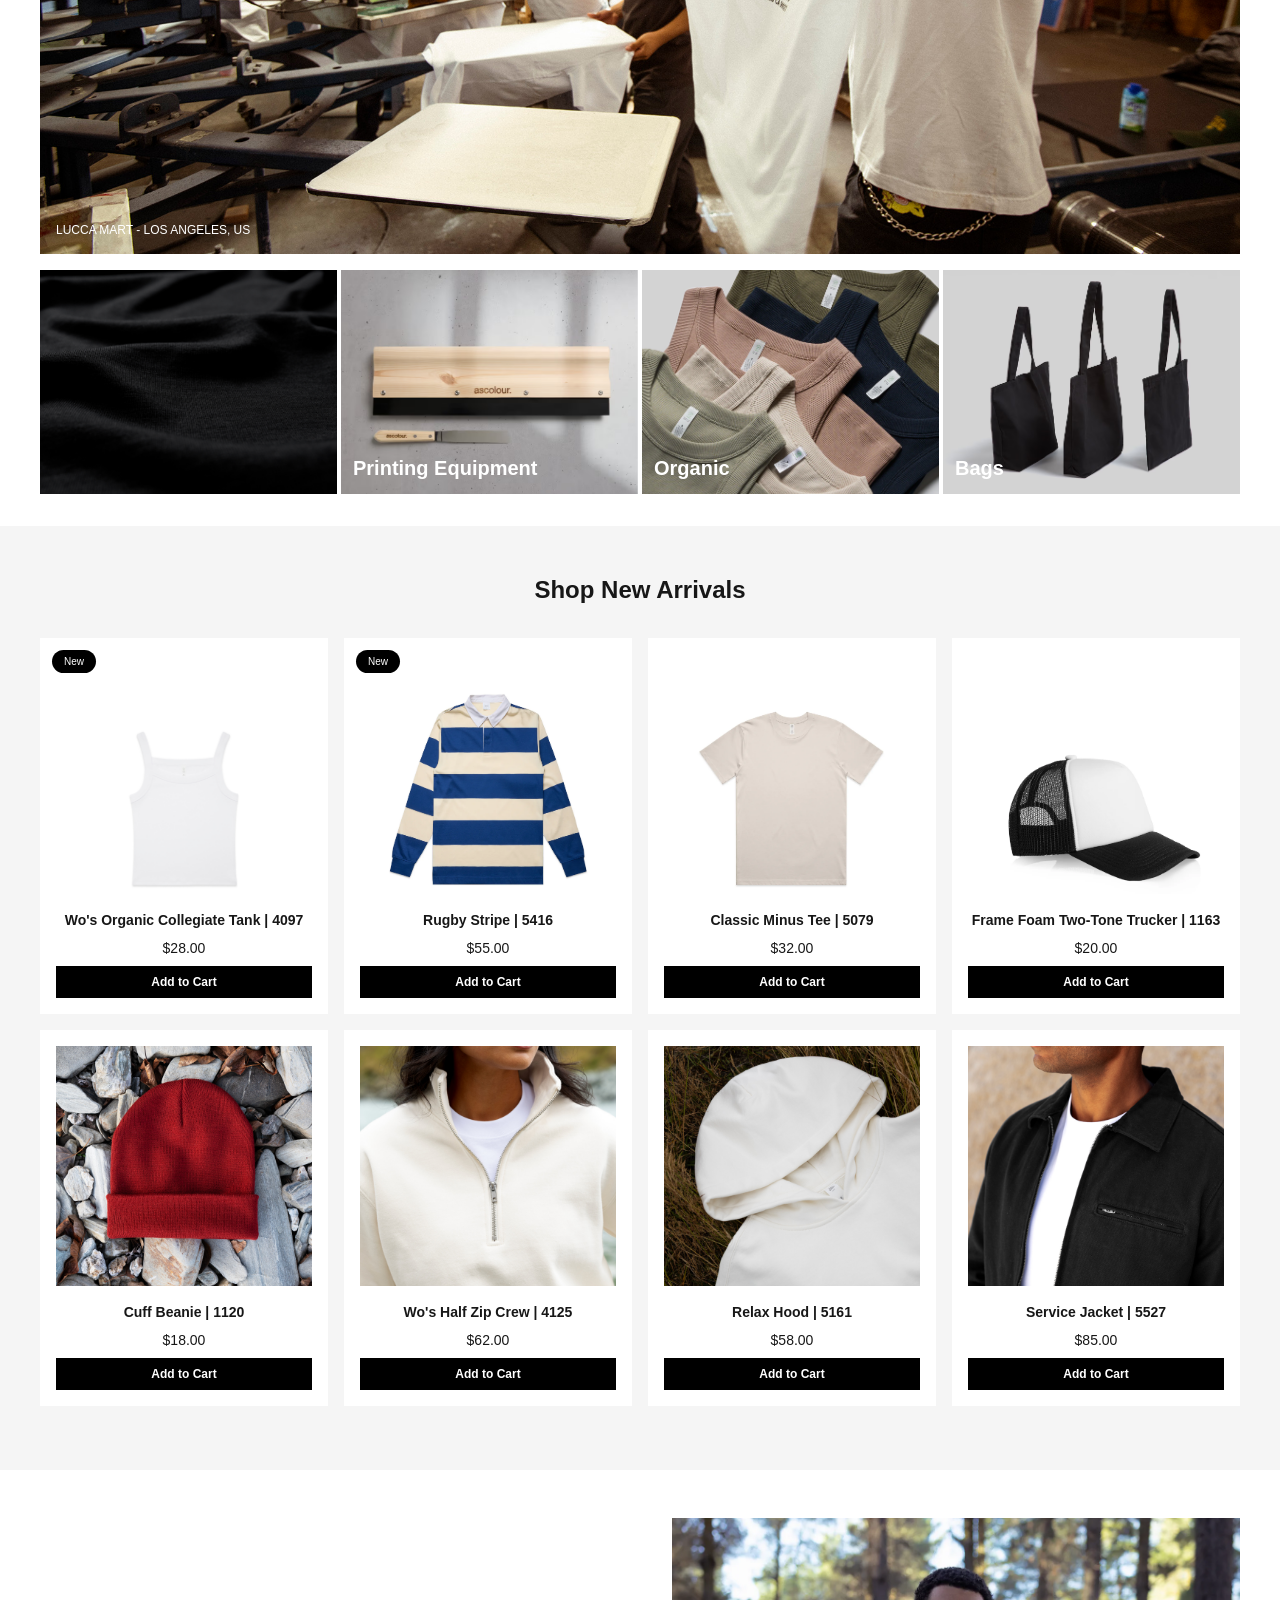
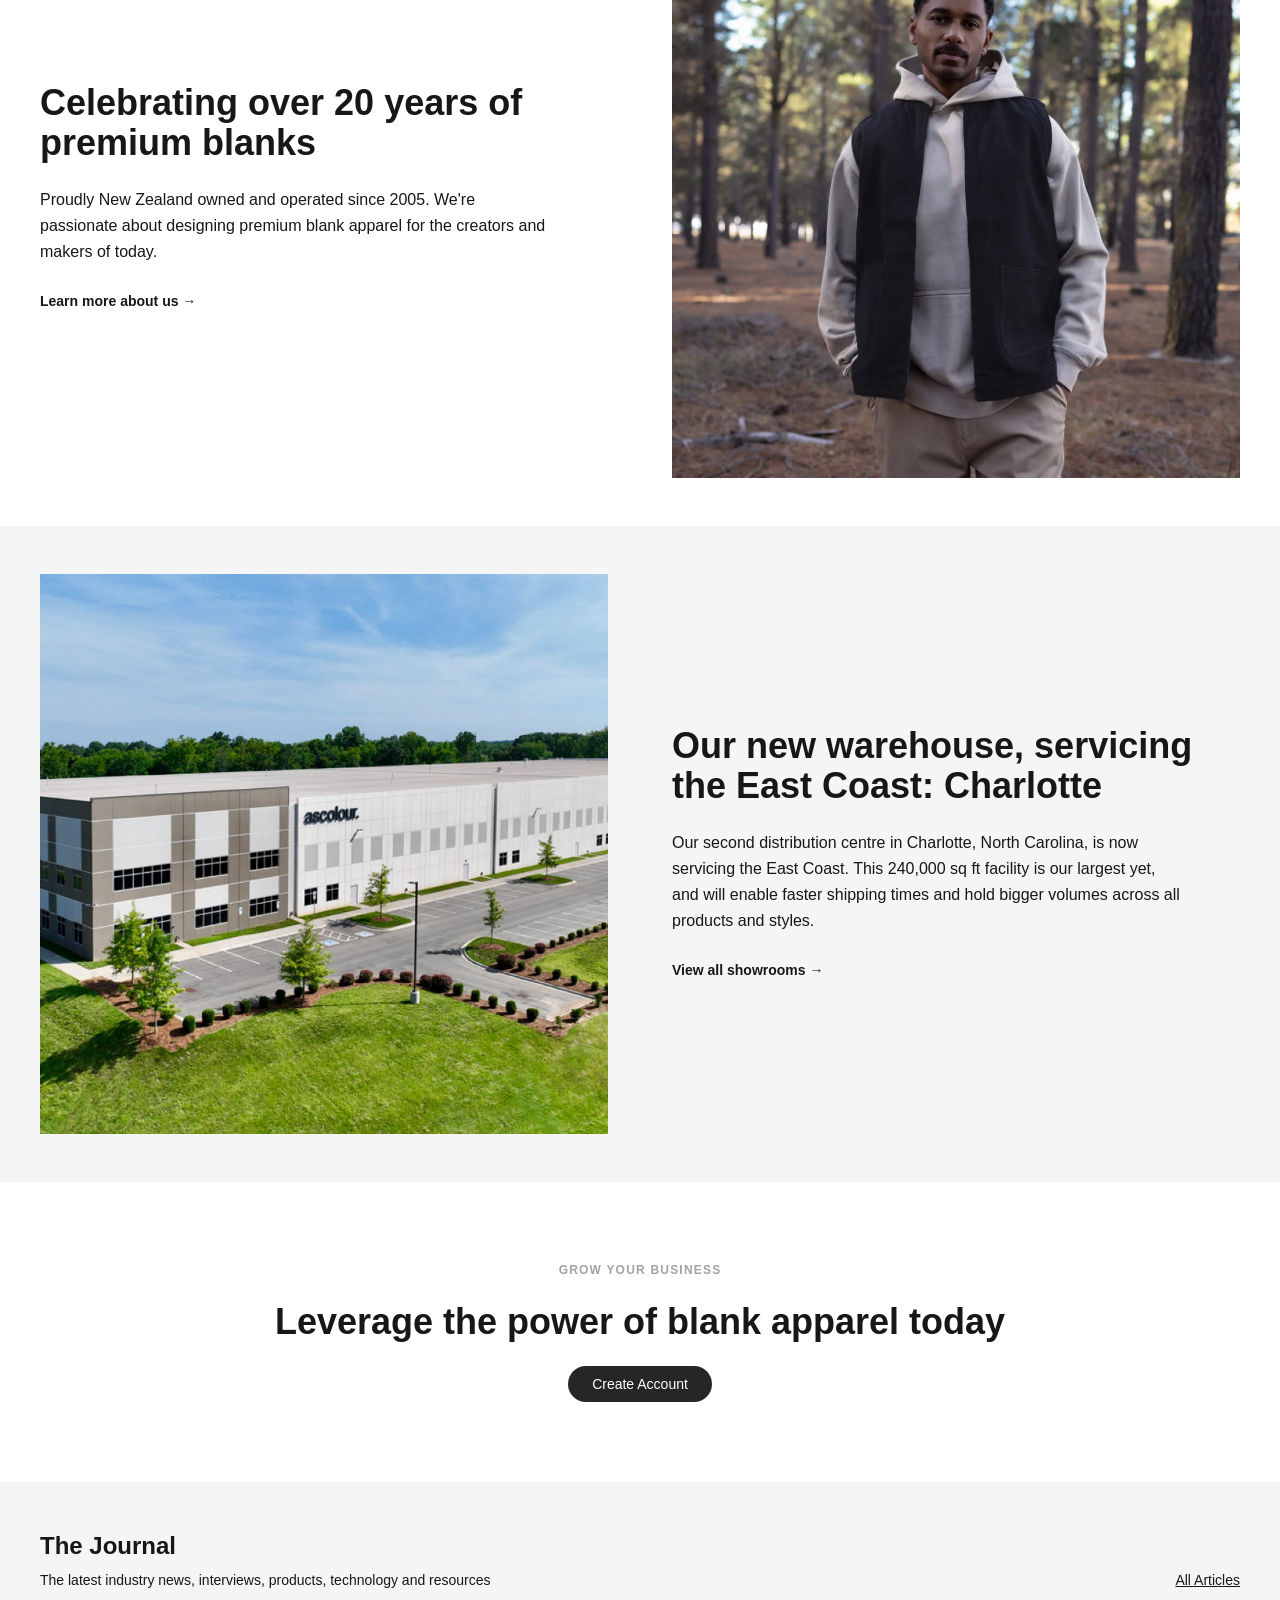
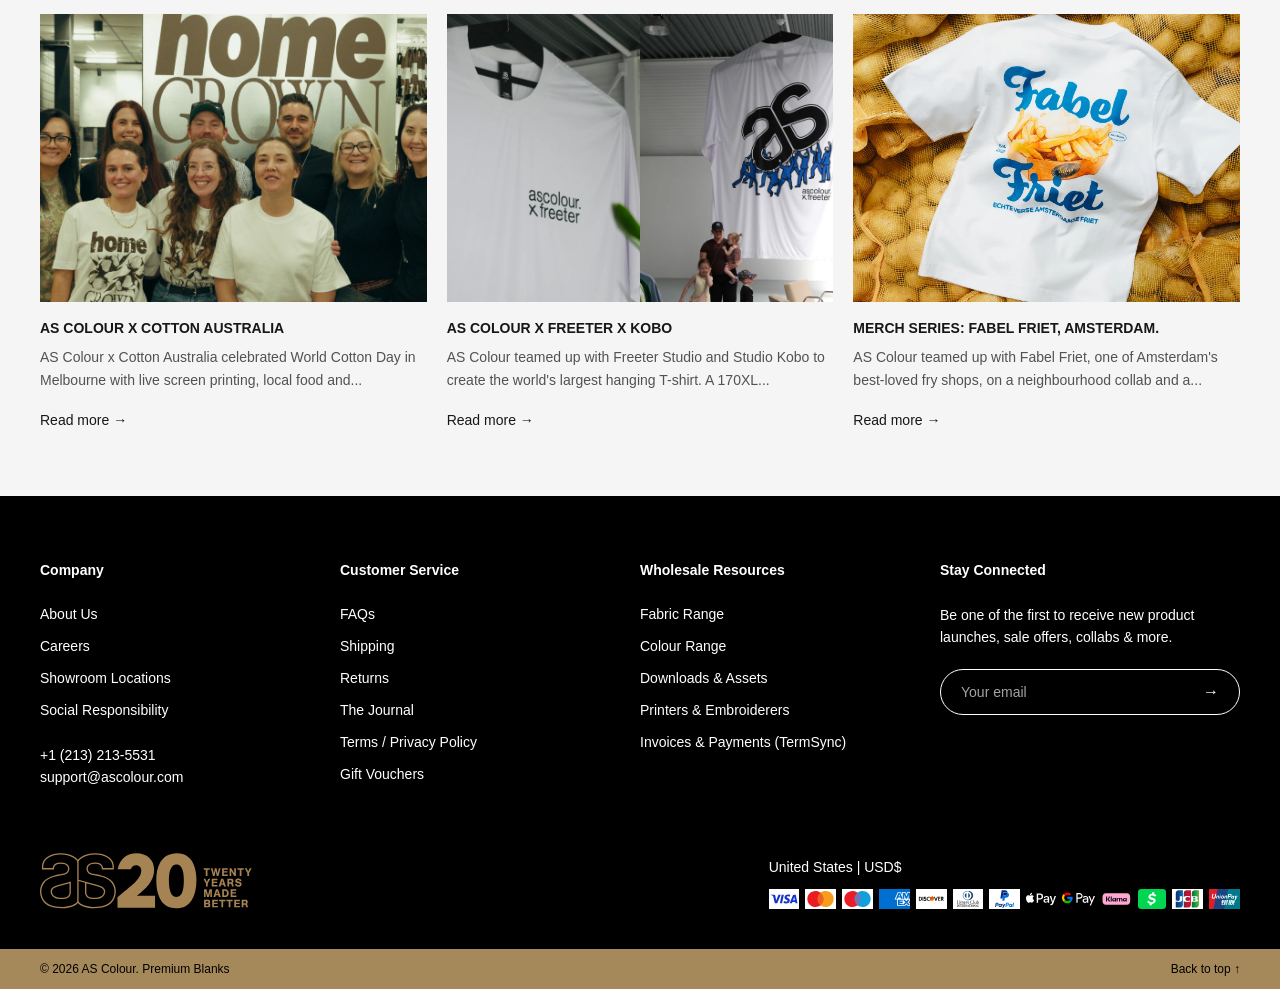
<file: midterm/index.html>
<!DOCTYPE html>
<html lang="en">
<head>
    <meta charset="UTF-8">
    <meta name="viewport" content="width=device-width, initial-scale=1.0">
    <title>AS Colour - Premium Blanks</title>
    <link rel="stylesheet" href="css/output.css">
</head>
<body class="bg-white font-sans text-neutral-900">

    <!-- ===== Header / Navbar (Tailwind) ===== -->
    <!-- STICKY NAV: "sticky top-0" keeps the header stuck to the top while scrolling.
         TASK 1: "z-50" puts the header (and its mega-menu panel) above
         everything else on the page: product cards, badges, sticky details. -->
    <header class="sticky top-0 z-50 bg-black text-white">
        <!-- TASK 1: this row is "relative" so the mega-menu panel opens right under it.
             "items-stretch" makes the menu item as tall as the header, so there is
             no gap between "Shop by Category" and the panel when the mouse moves down. -->
        <div class="relative flex items-stretch justify-between gap-4 px-4 md:px-8">
            <div class="flex items-stretch gap-8">
                <a href="index.html" class="flex items-center py-4"><img src="images/ascolour_001.svg" alt="AS Colour" class="h-5 md:h-6"></a>

                <!-- TASK 1: the main nav now shows from BP (617px) instead of 1024px -->
                <nav aria-label="Main" class="hidden items-stretch gap-6 text-sm bp:flex">

                    <!-- ===== TASK 1: Mega-menu (HTML + CSS only, no JavaScript) =====
                         "group" = the trigger link and the panel together.
                         The panel opens on:
                           group-hover        -> mouse is over the link OR the panel
                           group-focus-within -> keyboard focus (Tab) is on the link
                                                 or on any link inside the panel
                         When focus or the mouse leaves the group, the panel hides again. -->
                    <div class="group flex items-stretch">
                        <a href="#" class="flex items-center gap-1 font-bold hover:text-gold focus:text-gold" aria-haspopup="true">Shop by Category <span aria-hidden="true">&#9662;</span></a>

                        <!-- TASK 1: the panel
                             absolute + top-full    -> sits under the header, does NOT push the page down
                             left-0 right-0         -> full width
                             hidden + group-*:block -> only shown on hover / focus
                             grid-cols-5            -> K = 5 columns -->
                        <div class="absolute left-0 right-0 top-full z-50 hidden border-t border-neutral-800 bg-black px-4 py-8 shadow-xl group-focus-within:block group-hover:block md:px-8">
                            <div class="grid grid-cols-5 gap-4 md:gap-8">
                                <div>
                                    <h3 class="mb-4 text-xs font-bold uppercase tracking-widest text-gold">Men</h3>
                                    <ul class="space-y-3">
                                        <li><a href="#" class="hover:text-gold focus:text-gold">T-Shirts</a></li>
                                        <li><a href="#" class="hover:text-gold focus:text-gold">Hoodies</a></li>
                                        <li><a href="#" class="hover:text-gold focus:text-gold">Jackets</a></li>
                                        <li><a href="#" class="hover:text-gold focus:text-gold">Shorts</a></li>
                                        <li><a href="#" class="hover:text-gold focus:text-gold">Tanks</a></li>
                                    </ul>
                                </div>
                                <div>
                                    <h3 class="mb-4 text-xs font-bold uppercase tracking-widest text-gold">Women</h3>
                                    <ul class="space-y-3">
                                        <li><a href="#" class="hover:text-gold focus:text-gold">T-Shirts</a></li>
                                        <li><a href="#" class="hover:text-gold focus:text-gold">Crops</a></li>
                                        <li><a href="#" class="hover:text-gold focus:text-gold">Sweats</a></li>
                                        <li><a href="#" class="hover:text-gold focus:text-gold">Tanks</a></li>
                                        <li><a href="#" class="hover:text-gold focus:text-gold">Dresses</a></li>
                                    </ul>
                                </div>
                                <div>
                                    <h3 class="mb-4 text-xs font-bold uppercase tracking-widest text-gold">Kids</h3>
                                    <ul class="space-y-3">
                                        <li><a href="#" class="hover:text-gold focus:text-gold">Youth Tees</a></li>
                                        <li><a href="#" class="hover:text-gold focus:text-gold">Kids Hoods</a></li>
                                        <li><a href="#" class="hover:text-gold focus:text-gold">Toddler</a></li>
                                        <li><a href="#" class="hover:text-gold focus:text-gold">Baby</a></li>
                                    </ul>
                                </div>
                                <div>
                                    <h3 class="mb-4 text-xs font-bold uppercase tracking-widest text-gold">Headwear</h3>
                                    <ul class="space-y-3">
                                        <li><a href="#" class="hover:text-gold focus:text-gold">Caps</a></li>
                                        <li><a href="#" class="hover:text-gold focus:text-gold">Truckers</a></li>
                                        <li><a href="#" class="hover:text-gold focus:text-gold">Beanies</a></li>
                                        <li><a href="#" class="hover:text-gold focus:text-gold">Bucket Hats</a></li>
                                    </ul>
                                </div>
                                <div>
                                    <h3 class="mb-4 text-xs font-bold uppercase tracking-widest text-gold">Bags</h3>
                                    <ul class="space-y-3">
                                        <li><a href="#" class="hover:text-gold focus:text-gold">Totes</a></li>
                                        <li><a href="#" class="hover:text-gold focus:text-gold">Backpacks</a></li>
                                        <li><a href="#" class="hover:text-gold focus:text-gold">Aprons</a></li>
                                        <li><a href="#" class="hover:text-gold focus:text-gold">Socks</a></li>
                                    </ul>
                                </div>
                            </div>
                        </div>
                    </div>
                    <!-- ===== end TASK 1 mega-menu ===== -->

                    <!-- These links still show only from 1024px, so the header fits at 617px -->
                    <a href="#" class="hidden items-center hover:text-gold lg:flex">Men</a>
                    <a href="#" class="hidden items-center hover:text-gold lg:flex">Women</a>
                    <a href="#" class="hidden items-center hover:text-gold lg:flex">Kids</a>
                    <a href="#" class="hidden items-center hover:text-gold lg:flex">Headwear</a>
                    <a href="#" class="hidden items-center hover:text-gold lg:flex">About</a>
                    <a href="#" class="hidden items-center hover:text-gold lg:flex">Journal</a>
                    <a href="#" class="hidden items-center text-gold lg:flex">Outlet</a>
                </nav>
            </div>
            <div class="flex items-center gap-4 py-4 text-sm md:gap-6">
                <a href="#" class="hidden md:inline">Search</a>
                <a href="#" class="hidden md:inline">Sign In</a>
                <!-- TASK 3: wrapper is "relative" so the mini cart opens right under the icon -->
                <div class="relative flex items-center">
                    <!-- TASK 2: cart icon links to the checkout page (works without JavaScript).
                         TASK 3: script.js stops the link and opens the mini cart instead. -->
                    <a href="checkout.html" id="cart-icon" aria-label="Cart" aria-controls="mini-cart" aria-expanded="false" class="flex items-center gap-1">
                        <svg class="h-5 w-5" fill="none" stroke="currentColor" stroke-width="1.5" viewBox="0 0 24 24" aria-hidden="true"><path d="M6 7h12l1 13H5L6 7z"/><path d="M9 7a3 3 0 0 1 6 0"/></svg>
                        <!-- TASK 3: badge with the number of items (accent colour hsl(119, 70%, 45%)) -->
                        <span id="cart-count" class="hidden min-w-[1.25rem] rounded-full bg-[hsl(119,70%,45%)] px-1.5 text-center text-xs font-bold text-white">0</span>
                    </a>

                    <!-- ===== TASK 3: Mini cart panel (hidden until the cart icon is clicked) ===== -->
                    <div id="mini-cart" class="absolute right-0 top-full z-50 mt-4 hidden w-72 lg:mt-6 max-w-[calc(100vw-2rem)] bg-white p-4 text-sm text-black shadow-xl">
                        <h2 class="mb-2 font-bold">Your Cart</h2>
                        <p id="cart-empty" class="py-2 text-neutral-500">Your cart is empty.</p>
                        <ul id="cart-items"></ul>
                        <div class="mt-3 flex justify-between font-bold">
                            <span>Total</span>
                            <span id="cart-total">$0.00</span>
                        </div>
                        <a href="checkout.html" class="mt-3 block bg-black py-2 text-center text-xs font-bold uppercase text-white hover:bg-neutral-700">Checkout</a>
                    </div>
                    <!-- ===== end TASK 3 mini cart ===== -->
                </div>
                <a href="#" class="hidden rounded-full bg-white px-4 py-2 text-black md:inline-block">Create Account</a>
                <label for="menu-toggle" class="cursor-pointer lg:hidden" aria-label="Open menu">
                    <svg class="h-6 w-6" fill="none" stroke="currentColor" stroke-width="1.5" viewBox="0 0 24 24" aria-hidden="true"><path d="M4 7h16M4 12h16M4 17h16"/></svg>
                </label>
            </div>
        </div>
        <!-- CSS-only mobile menu: checkbox + Tailwind peer-checked -->
        <input type="checkbox" id="menu-toggle" class="peer hidden">
        <!-- STICKY NAV: max height + overflow-y-auto so the long phone menu can scroll inside the sticky header -->
        <nav aria-label="Mobile" class="hidden max-h-[calc(100vh-56px)] flex-col gap-4 overflow-y-auto border-t border-neutral-800 px-4 py-4 text-sm peer-checked:flex lg:!hidden">

            <!-- ===== TASK 1: Mobile accordion (below BP = 617px) =====
                 The same 5 groups as the mega-menu, made with <details>/<summary>.
                 Closed by default, each one opens on its own.
                 "bp:hidden" hides it from 617px up, where the mega-menu takes over. -->
            <div class="bp:hidden">
                <p class="mb-2 text-xs font-bold uppercase tracking-widest text-gold">Shop by Category</p>
                <details class="group border-b border-neutral-800">
                    <summary class="flex cursor-pointer list-none justify-between py-3 after:content-['+'] group-open:after:content-['−']">Men</summary>
                    <ul class="space-y-3 pb-4 pl-4">
                        <li><a href="#">T-Shirts</a></li>
                        <li><a href="#">Hoodies</a></li>
                        <li><a href="#">Jackets</a></li>
                        <li><a href="#">Shorts</a></li>
                        <li><a href="#">Tanks</a></li>
                    </ul>
                </details>
                <details class="group border-b border-neutral-800">
                    <summary class="flex cursor-pointer list-none justify-between py-3 after:content-['+'] group-open:after:content-['−']">Women</summary>
                    <ul class="space-y-3 pb-4 pl-4">
                        <li><a href="#">T-Shirts</a></li>
                        <li><a href="#">Crops</a></li>
                        <li><a href="#">Sweats</a></li>
                        <li><a href="#">Tanks</a></li>
                        <li><a href="#">Dresses</a></li>
                    </ul>
                </details>
                <details class="group border-b border-neutral-800">
                    <summary class="flex cursor-pointer list-none justify-between py-3 after:content-['+'] group-open:after:content-['−']">Kids</summary>
                    <ul class="space-y-3 pb-4 pl-4">
                        <li><a href="#">Youth Tees</a></li>
                        <li><a href="#">Kids Hoods</a></li>
                        <li><a href="#">Toddler</a></li>
                        <li><a href="#">Baby</a></li>
                    </ul>
                </details>
                <details class="group border-b border-neutral-800">
                    <summary class="flex cursor-pointer list-none justify-between py-3 after:content-['+'] group-open:after:content-['−']">Headwear</summary>
                    <ul class="space-y-3 pb-4 pl-4">
                        <li><a href="#">Caps</a></li>
                        <li><a href="#">Truckers</a></li>
                        <li><a href="#">Beanies</a></li>
                        <li><a href="#">Bucket Hats</a></li>
                    </ul>
                </details>
                <details class="group border-b border-neutral-800">
                    <summary class="flex cursor-pointer list-none justify-between py-3 after:content-['+'] group-open:after:content-['−']">Bags</summary>
                    <ul class="space-y-3 pb-4 pl-4">
                        <li><a href="#">Totes</a></li>
                        <li><a href="#">Backpacks</a></li>
                        <li><a href="#">Aprons</a></li>
                        <li><a href="#">Socks</a></li>
                    </ul>
                </details>
            </div>
            <!-- ===== end TASK 1 mobile accordion ===== -->

            <a href="#">Men</a>
            <a href="#">Women</a>
            <a href="#">Kids</a>
            <a href="#">Headwear</a>
            <a href="#">About</a>
            <a href="#">Journal</a>
            <a href="#" class="text-gold">Outlet</a>
            <a href="#">Search</a>
            <a href="#">Sign In</a>
        </nav>
    </header>

    <!-- ===== Men / Women Hero ===== -->
    <section class="flex flex-col md:flex-row">
        <a href="#" class="relative h-80 md:h-[520px] md:w-1/2">
            <img src="images/ascolour_016.webp" alt="Men - grey hoodie" class="h-full w-full object-cover">
            <span class="absolute bottom-6 left-6 text-3xl font-bold text-white">Men</span>
        </a>
        <a href="#" class="relative h-80 md:h-[520px] md:w-1/2">
            <img src="images/ascolour_017.webp" alt="Women - black zip hoodie" class="h-full w-full object-cover">
            <span class="absolute bottom-6 left-6 text-3xl font-bold text-white">Women</span>
        </a>
    </section>

    <!-- ===== Sub Categories ===== -->
    <section class="flex flex-wrap">
        <a href="#" class="relative h-56 w-1/2 md:h-80 lg:h-[430px] lg:w-1/4">
            <img src="images/ascolour_018.webp" alt="T-Shirts" class="h-full w-full object-cover">
            <span class="absolute left-4 top-4 text-lg font-bold text-white md:left-6 md:top-6 md:text-2xl">T-Shirts</span>
        </a>
        <a href="#" class="relative h-56 w-1/2 md:h-80 lg:h-[430px] lg:w-1/4">
            <img src="images/ascolour_019.webp" alt="Headwear" class="h-full w-full object-cover">
            <span class="absolute left-4 top-4 text-lg font-bold text-white md:left-6 md:top-6 md:text-2xl">Headwear</span>
        </a>
        <a href="#" class="relative h-56 w-1/2 md:h-80 lg:h-[430px] lg:w-1/4">
            <img src="images/ascolour_020.webp" alt="Sweats" class="h-full w-full object-cover">
            <span class="absolute left-4 top-4 text-lg font-bold text-white md:left-6 md:top-6 md:text-2xl">Sweats</span>
        </a>
        <a href="#" class="relative h-56 w-1/2 md:h-80 lg:h-[430px] lg:w-1/4">
            <img src="images/ascolour_021.webp" alt="Jackets" class="h-full w-full object-cover">
            <span class="absolute left-4 top-4 text-lg font-bold text-white md:left-6 md:top-6 md:text-2xl">Jackets</span>
        </a>
    </section>

    <!-- ===== Intro ===== -->
    <section class="px-4 py-12 text-center">
        <p class="text-xs font-bold uppercase tracking-widest text-neutral-400">Established in New Zealand, 2005</p>
        <h1 class="my-6 text-2xl font-bold md:text-4xl">AS Colour | Premium Blanks | Built to Last</h1>
        <p class="text-xs font-bold uppercase tracking-widest text-neutral-400">The global leader in premium blank apparel</p>
    </section>

    <!-- ===== Feature Image ===== -->
    <section class="relative mx-4 md:mx-10">
        <img src="images/ascolour_024.jpg" alt="Lucca Mart screen printing, Los Angeles" class="h-64 w-full object-cover md:h-[460px] lg:h-[620px]">
        <span class="absolute bottom-4 left-4 text-xs text-white">LUCCA MART - LOS ANGELES, US</span>
    </section>

    <!-- ===== Quick Link Tiles ===== -->
    <section class="mx-4 mt-4 flex flex-wrap gap-1 md:mx-10">
        <a href="#" class="relative h-36 w-[calc(50%-2px)] md:h-56 lg:w-[calc(25%-3px)]">
            <img src="images/ascolour_026.gif" alt="Outlet" class="h-full w-full object-cover">
        </a>
        <a href="#" class="relative h-36 w-[calc(50%-2px)] md:h-56 lg:w-[calc(25%-3px)]">
            <img src="images/ascolour_027.avif" alt="Printing Equipment" class="h-full w-full object-cover">
            <span class="absolute bottom-3 left-3 text-base font-bold text-white md:text-xl">Printing Equipment</span>
        </a>
        <a href="#" class="relative h-36 w-[calc(50%-2px)] md:h-56 lg:w-[calc(25%-3px)]">
            <img src="images/ascolour_028.webp" alt="Organic" class="h-full w-full object-cover">
            <span class="absolute bottom-3 left-3 text-base font-bold text-white md:text-xl">Organic</span>
        </a>
        <a href="#" class="relative h-36 w-[calc(50%-2px)] md:h-56 lg:w-[calc(25%-3px)]">
            <img src="images/ascolour_029.avif" alt="Bags" class="h-full w-full object-cover">
            <span class="absolute bottom-3 left-3 text-base font-bold text-white md:text-xl">Bags</span>
        </a>
    </section>

    <!-- ===== Product Listing: 8 cards (Tailwind flex-wrap grid) =====
         Every card links to the same product page.
         TASK 3: hooks for script.js -> "product-card" (the card), "price" (its price),
         "add-btn" (its Add to Cart button). The disabled: classes grey out "Limit reached". -->
    <section class="mt-8 bg-soft px-4 py-12 md:px-10">
        <h2 class="mb-8 text-center text-2xl font-bold">Shop New Arrivals</h2>
        <div class="-mx-2 flex flex-wrap">

            <div class="mb-4 w-1/2 px-2 md:w-1/3 lg:w-1/4">
                <div class="product-card relative flex h-full flex-col bg-white p-4 text-center">
                    <span class="absolute left-3 top-3 rounded-full bg-black px-3 py-1 text-[10px] text-white">New</span>
                    <a href="product.html" class="flex flex-1 flex-col">
                        <img src="images/ascolour_030.jpg" alt="Wo's Organic Collegiate Tank" class="mb-4 h-40 w-full object-contain md:h-60">
                        <h3 class="text-xs font-bold md:text-sm">Wo's Organic Collegiate Tank | 4097</h3>
                    </a>
                    <p class="price my-2 text-sm">$28.00</p>
                    <button type="button" class="add-btn w-full bg-black py-2 text-xs font-bold text-white hover:bg-neutral-700 disabled:cursor-not-allowed disabled:bg-neutral-400">Add to Cart</button>
                </div>
            </div>

            <div class="mb-4 w-1/2 px-2 md:w-1/3 lg:w-1/4">
                <div class="product-card relative flex h-full flex-col bg-white p-4 text-center">
                    <span class="absolute left-3 top-3 rounded-full bg-black px-3 py-1 text-[10px] text-white">New</span>
                    <a href="product.html" class="flex flex-1 flex-col">
                        <img src="images/ascolour_031.webp" alt="Rugby Stripe" class="mb-4 h-40 w-full object-contain md:h-60">
                        <h3 class="text-xs font-bold md:text-sm">Rugby Stripe | 5416</h3>
                    </a>
                    <p class="price my-2 text-sm">$55.00</p>
                    <button type="button" class="add-btn w-full bg-black py-2 text-xs font-bold text-white hover:bg-neutral-700 disabled:cursor-not-allowed disabled:bg-neutral-400">Add to Cart</button>
                </div>
            </div>

            <div class="mb-4 w-1/2 px-2 md:w-1/3 lg:w-1/4">
                <div class="product-card relative flex h-full flex-col bg-white p-4 text-center">
                    <a href="product.html" class="flex flex-1 flex-col">
                        <img src="images/ascolour_032.webp" alt="Classic Minus Tee" class="mb-4 h-40 w-full object-contain md:h-60">
                        <h3 class="text-xs font-bold md:text-sm">Classic Minus Tee | 5079</h3>
                    </a>
                    <p class="price my-2 text-sm">$32.00</p>
                    <button type="button" class="add-btn w-full bg-black py-2 text-xs font-bold text-white hover:bg-neutral-700 disabled:cursor-not-allowed disabled:bg-neutral-400">Add to Cart</button>
                </div>
            </div>

            <div class="mb-4 w-1/2 px-2 md:w-1/3 lg:w-1/4">
                <div class="product-card relative flex h-full flex-col bg-white p-4 text-center">
                    <a href="product.html" class="flex flex-1 flex-col">
                        <img src="images/ascolour_033.webp" alt="Frame Foam Two-Tone Trucker" class="mb-4 h-40 w-full object-contain md:h-60">
                        <h3 class="text-xs font-bold md:text-sm">Frame Foam Two-Tone Trucker | 1163</h3>
                    </a>
                    <p class="price my-2 text-sm">$20.00</p>
                    <button type="button" class="add-btn w-full bg-black py-2 text-xs font-bold text-white hover:bg-neutral-700 disabled:cursor-not-allowed disabled:bg-neutral-400">Add to Cart</button>
                </div>
            </div>

            <div class="mb-4 w-1/2 px-2 md:w-1/3 lg:w-1/4">
                <div class="product-card relative flex h-full flex-col bg-white p-4 text-center">
                    <a href="product.html" class="flex flex-1 flex-col">
                        <img src="images/ascolour_012.jpg" alt="Cuff Beanie" class="mb-4 h-40 w-full object-cover md:h-60">
                        <h3 class="text-xs font-bold md:text-sm">Cuff Beanie | 1120</h3>
                    </a>
                    <p class="price my-2 text-sm">$18.00</p>
                    <button type="button" class="add-btn w-full bg-black py-2 text-xs font-bold text-white hover:bg-neutral-700 disabled:cursor-not-allowed disabled:bg-neutral-400">Add to Cart</button>
                </div>
            </div>

            <div class="mb-4 w-1/2 px-2 md:w-1/3 lg:w-1/4">
                <div class="product-card relative flex h-full flex-col bg-white p-4 text-center">
                    <a href="product.html" class="flex flex-1 flex-col">
                        <img src="images/ascolour_006.jpg" alt="Wo's Half Zip Crew" class="mb-4 h-40 w-full object-cover md:h-60">
                        <h3 class="text-xs font-bold md:text-sm">Wo's Half Zip Crew | 4125</h3>
                    </a>
                    <p class="price my-2 text-sm">$62.00</p>
                    <button type="button" class="add-btn w-full bg-black py-2 text-xs font-bold text-white hover:bg-neutral-700 disabled:cursor-not-allowed disabled:bg-neutral-400">Add to Cart</button>
                </div>
            </div>

            <div class="mb-4 w-1/2 px-2 md:w-1/3 lg:w-1/4">
                <div class="product-card relative flex h-full flex-col bg-white p-4 text-center">
                    <a href="product.html" class="flex flex-1 flex-col">
                        <img src="images/ascolour_004.jpg" alt="Relax Hood" class="mb-4 h-40 w-full object-cover md:h-60">
                        <h3 class="text-xs font-bold md:text-sm">Relax Hood | 5161</h3>
                    </a>
                    <p class="price my-2 text-sm">$58.00</p>
                    <button type="button" class="add-btn w-full bg-black py-2 text-xs font-bold text-white hover:bg-neutral-700 disabled:cursor-not-allowed disabled:bg-neutral-400">Add to Cart</button>
                </div>
            </div>

            <div class="mb-4 w-1/2 px-2 md:w-1/3 lg:w-1/4">
                <div class="product-card relative flex h-full flex-col bg-white p-4 text-center">
                    <a href="product.html" class="flex flex-1 flex-col">
                        <img src="images/ascolour_003.jpg" alt="Service Jacket" class="mb-4 h-40 w-full object-cover md:h-60">
                        <h3 class="text-xs font-bold md:text-sm">Service Jacket | 5527</h3>
                    </a>
                    <p class="price my-2 text-sm">$85.00</p>
                    <button type="button" class="add-btn w-full bg-black py-2 text-xs font-bold text-white hover:bg-neutral-700 disabled:cursor-not-allowed disabled:bg-neutral-400">Add to Cart</button>
                </div>
            </div>

        </div>
    </section>

    <!-- ===== Celebrating 20 Years ===== -->
    <section class="flex flex-col items-center gap-8 px-4 py-12 md:px-10 lg:flex-row lg:gap-16">
        <div class="lg:w-1/2">
            <h2 class="mb-6 text-2xl font-bold md:text-4xl">Celebrating over 20 years of premium blanks</h2>
            <p class="mb-6 max-w-lg leading-relaxed">Proudly New Zealand owned and operated since 2005. We're passionate about designing premium blank apparel for the creators and makers of today.</p>
            <a href="#" class="text-sm font-bold">Learn more about us &rarr;</a>
        </div>
        <div class="w-full lg:w-1/2">
            <img src="images/ascolour_034.webp" alt="Model in vest and hoodie in a forest" class="h-72 w-full object-cover md:h-[560px]">
        </div>
    </section>

    <!-- ===== Warehouse ===== -->
    <section class="flex flex-col-reverse items-center gap-8 bg-soft px-4 py-12 md:px-10 lg:flex-row lg:gap-16">
        <div class="w-full lg:w-1/2">
            <img src="images/ascolour_035.webp" alt="Charlotte warehouse" class="h-72 w-full object-cover md:h-[560px]">
        </div>
        <div class="lg:w-1/2">
            <h2 class="mb-6 text-2xl font-bold md:text-4xl">Our new warehouse, servicing the East Coast: Charlotte</h2>
            <p class="mb-6 max-w-lg leading-relaxed">Our second distribution centre in Charlotte, North Carolina, is now servicing the East Coast. This 240,000 sq ft facility is our largest yet, and will enable faster shipping times and hold bigger volumes across all products and styles.</p>
            <a href="#" class="text-sm font-bold">View all showrooms &rarr;</a>
        </div>
    </section>

    <!-- ===== CTA ===== -->
    <section class="px-4 py-16 text-center md:py-20">
        <p class="text-xs font-bold uppercase tracking-widest text-neutral-400">Grow your business</p>
        <h2 class="my-6 text-2xl font-bold md:text-4xl">Leverage the power of blank apparel today</h2>
        <a href="#" class="inline-block rounded-full bg-neutral-800 px-6 py-2 text-sm text-white">Create Account</a>
    </section>

    <!-- ===== Journal ===== -->
    <section class="bg-soft px-4 pb-16 pt-12 md:px-10">
        <div class="mb-6 flex flex-col gap-2 md:flex-row md:items-end md:justify-between">
            <div>
                <h2 class="mb-2 text-2xl font-bold">The Journal</h2>
                <p class="text-sm">The latest industry news, interviews, products, technology and resources</p>
            </div>
            <a href="#" class="text-sm underline">All Articles</a>
        </div>
        <div class="flex flex-col gap-8 md:flex-row md:gap-5">
            <a href="#" class="md:w-1/3">
                <img src="images/ascolour_036.webp" alt="AS Colour x Cotton Australia" class="mb-4 h-56 w-full object-cover lg:h-72">
                <h3 class="mb-2 text-sm font-bold uppercase">AS Colour x Cotton Australia</h3>
                <p class="mb-4 text-sm leading-relaxed text-neutral-600">AS Colour x Cotton Australia celebrated World Cotton Day in Melbourne with live screen printing, local food and...</p>
                <span class="text-sm">Read more &rarr;</span>
            </a>
            <a href="#" class="md:w-1/3">
                <img src="images/ascolour_037.webp" alt="AS Colour x Freeter x Kobo" class="mb-4 h-56 w-full object-cover lg:h-72">
                <h3 class="mb-2 text-sm font-bold uppercase">AS Colour x Freeter x Kobo</h3>
                <p class="mb-4 text-sm leading-relaxed text-neutral-600">AS Colour teamed up with Freeter Studio and Studio Kobo to create the world's largest hanging T-shirt. A 170XL...</p>
                <span class="text-sm">Read more &rarr;</span>
            </a>
            <a href="#" class="md:w-1/3">
                <img src="images/ascolour_038.webp" alt="Merch Series: Fabel Friet" class="mb-4 h-56 w-full object-cover lg:h-72">
                <h3 class="mb-2 text-sm font-bold uppercase">Merch Series: Fabel Friet, Amsterdam.</h3>
                <p class="mb-4 text-sm leading-relaxed text-neutral-600">AS Colour teamed up with Fabel Friet, one of Amsterdam's best-loved fry shops, on a neighbourhood collab and a...</p>
                <span class="text-sm">Read more &rarr;</span>
            </a>
        </div>
    </section>

    <!-- ===== Footer (identical on both pages) ===== -->
    <footer class="bg-black px-4 pb-10 pt-16 text-white md:px-10">
        <div class="mb-16 flex flex-wrap gap-y-10">
            <div class="w-1/2 pr-4 lg:w-1/4">
                <h4 class="mb-6 text-sm font-bold">Company</h4>
                <ul class="space-y-3 text-sm">
                    <li><a href="#" class="hover:text-gold">About Us</a></li>
                    <li><a href="#" class="hover:text-gold">Careers</a></li>
                    <li><a href="#" class="hover:text-gold">Showroom Locations</a></li>
                    <li><a href="#" class="hover:text-gold">Social Responsibility</a></li>
                </ul>
                <p class="mt-6 text-sm leading-relaxed">+1 (213) 213-5531<br>support@ascolour.com</p>
            </div>
            <div class="w-1/2 pr-4 lg:w-1/4">
                <h4 class="mb-6 text-sm font-bold">Customer Service</h4>
                <ul class="space-y-3 text-sm">
                    <li><a href="#" class="hover:text-gold">FAQs</a></li>
                    <li><a href="#" class="hover:text-gold">Shipping</a></li>
                    <li><a href="#" class="hover:text-gold">Returns</a></li>
                    <li><a href="#" class="hover:text-gold">The Journal</a></li>
                    <li><a href="#" class="hover:text-gold">Terms / Privacy Policy</a></li>
                    <li><a href="#" class="hover:text-gold">Gift Vouchers</a></li>
                </ul>
            </div>
            <div class="w-1/2 pr-4 lg:w-1/4">
                <h4 class="mb-6 text-sm font-bold">Wholesale Resources</h4>
                <ul class="space-y-3 text-sm">
                    <li><a href="#" class="hover:text-gold">Fabric Range</a></li>
                    <li><a href="#" class="hover:text-gold">Colour Range</a></li>
                    <li><a href="#" class="hover:text-gold">Downloads &amp; Assets</a></li>
                    <li><a href="#" class="hover:text-gold">Printers &amp; Embroiderers</a></li>
                    <li><a href="#" class="hover:text-gold">Invoices &amp; Payments (TermSync)</a></li>
                </ul>
            </div>
            <div class="w-full lg:w-1/4">
                <h4 class="mb-6 text-sm font-bold">Stay Connected</h4>
                <p class="text-sm leading-relaxed">Be one of the first to receive new product launches, sale offers, collabs &amp; more.</p>
                <form action="#" class="mt-5 flex overflow-hidden rounded-full border border-white">
                    <input type="email" placeholder="Your email" aria-label="Email" class="min-w-0 flex-1 bg-transparent px-5 py-3 text-sm text-white outline-none placeholder:text-neutral-400">
                    <button type="submit" class="px-5" aria-label="Subscribe">&rarr;</button>
                </form>
            </div>
        </div>
        <div class="flex flex-col gap-6 md:flex-row md:items-end md:justify-between">
            <img src="images/ascolour_040.svg" alt="AS Colour 20 Years" class="h-12 w-auto self-start md:h-14">
            <div>
                <p class="mb-3 text-sm">United States | USD$</p>
                <div class="flex flex-wrap items-center gap-1.5">
                    <img src="images/ascolour_041.svg" alt="Visa" class="h-5">
                    <img src="images/ascolour_042.svg" alt="Mastercard" class="h-5">
                    <img src="images/ascolour_043.svg" alt="Maestro" class="h-5">
                    <img src="images/ascolour_044.svg" alt="American Express" class="h-5">
                    <img src="images/ascolour_045.svg" alt="Discover" class="h-5">
                    <img src="images/ascolour_046.svg" alt="Diners Club" class="h-5">
                    <img src="images/ascolour_047.svg" alt="PayPal" class="h-5">
                    <img src="images/ascolour_048.svg" alt="Apple Pay" class="h-5">
                    <img src="images/ascolour_049.svg" alt="Google Pay" class="h-5">
                    <img src="images/ascolour_050.svg" alt="Klarna" class="h-5">
                    <img src="images/ascolour_051.svg" alt="Cash App" class="h-5">
                    <img src="images/ascolour_052.svg" alt="JCB" class="h-5">
                    <img src="images/ascolour_053.svg" alt="UnionPay" class="h-5">
                </div>
            </div>
        </div>
    </footer>
    <div class="flex justify-between bg-bronze px-4 py-3 text-xs text-black md:px-10">
        <span>&copy; 2026 AS Colour. Premium Blanks</span>
        <a href="#">Back to top &uarr;</a>
    </div>

    <!-- TASK 3: cart script (plain JavaScript) -->
    <script src="script.js"></script>
</body>
</html>
</file>
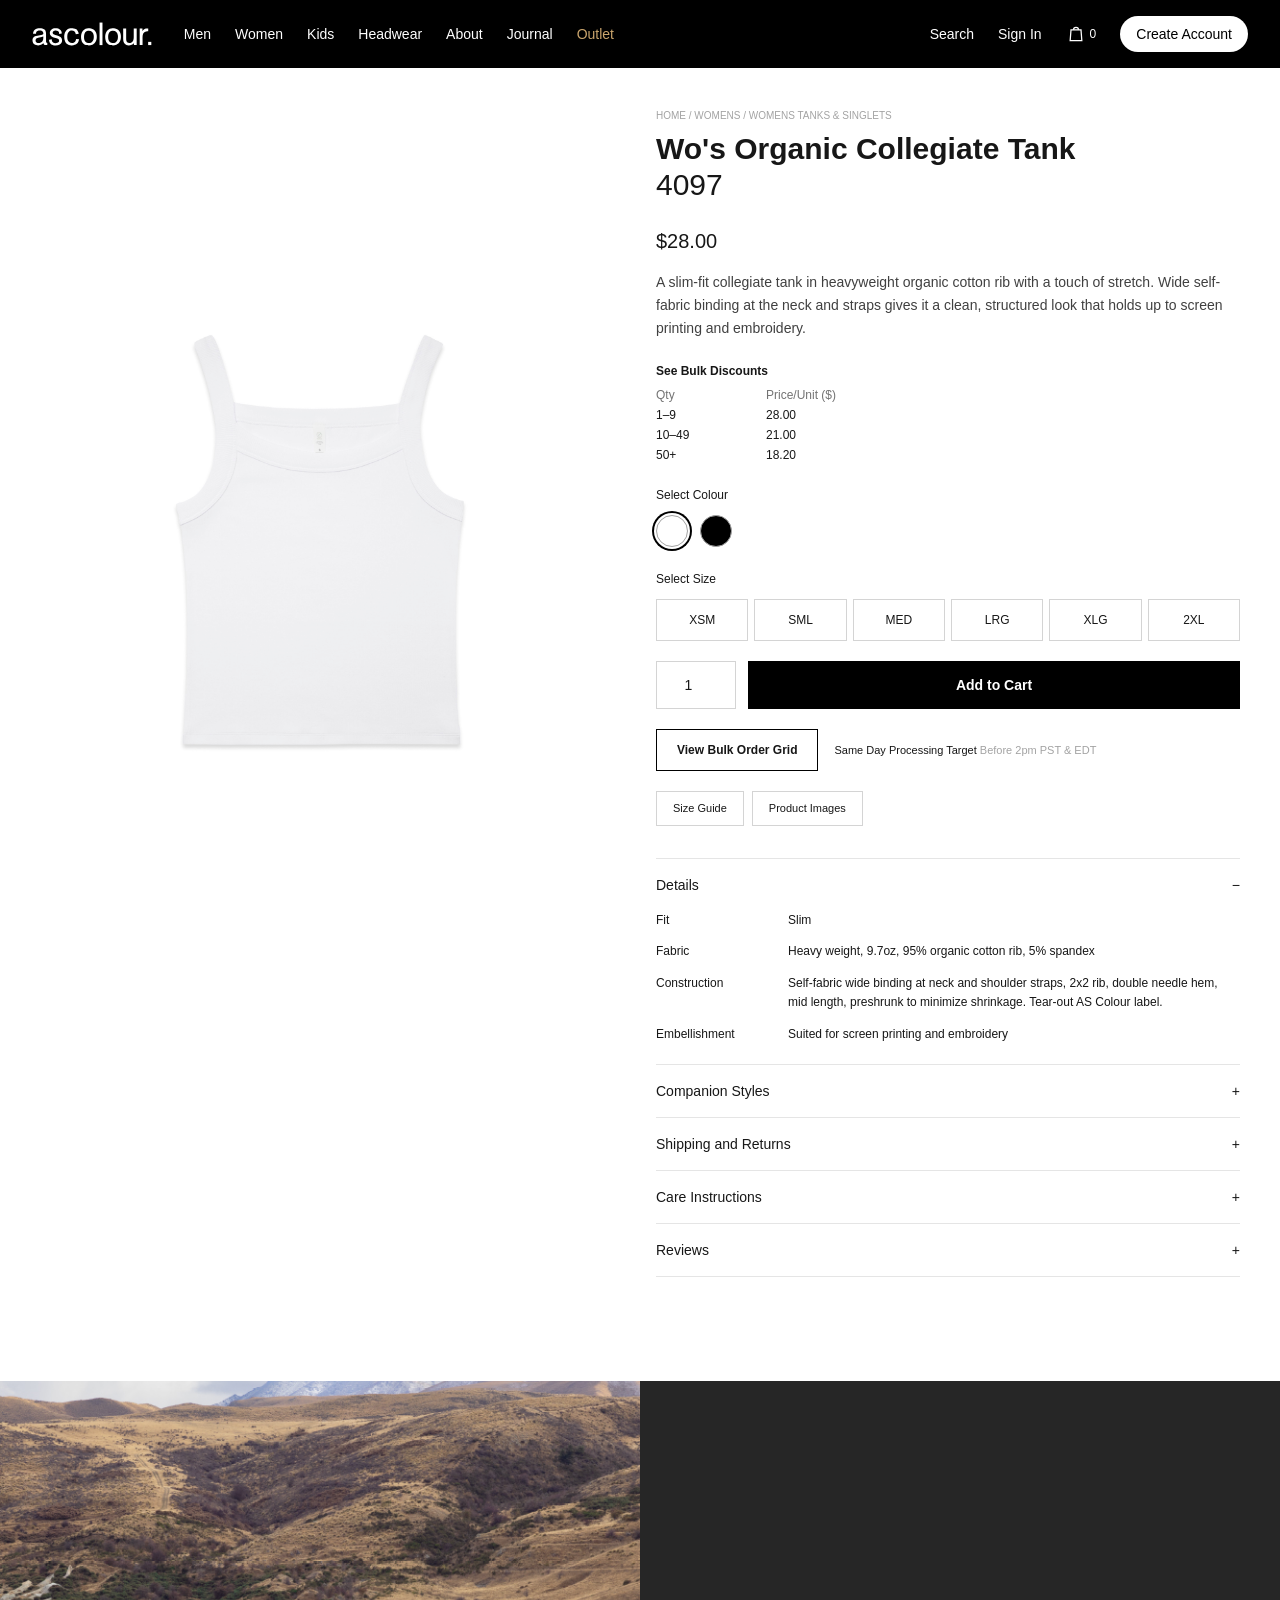
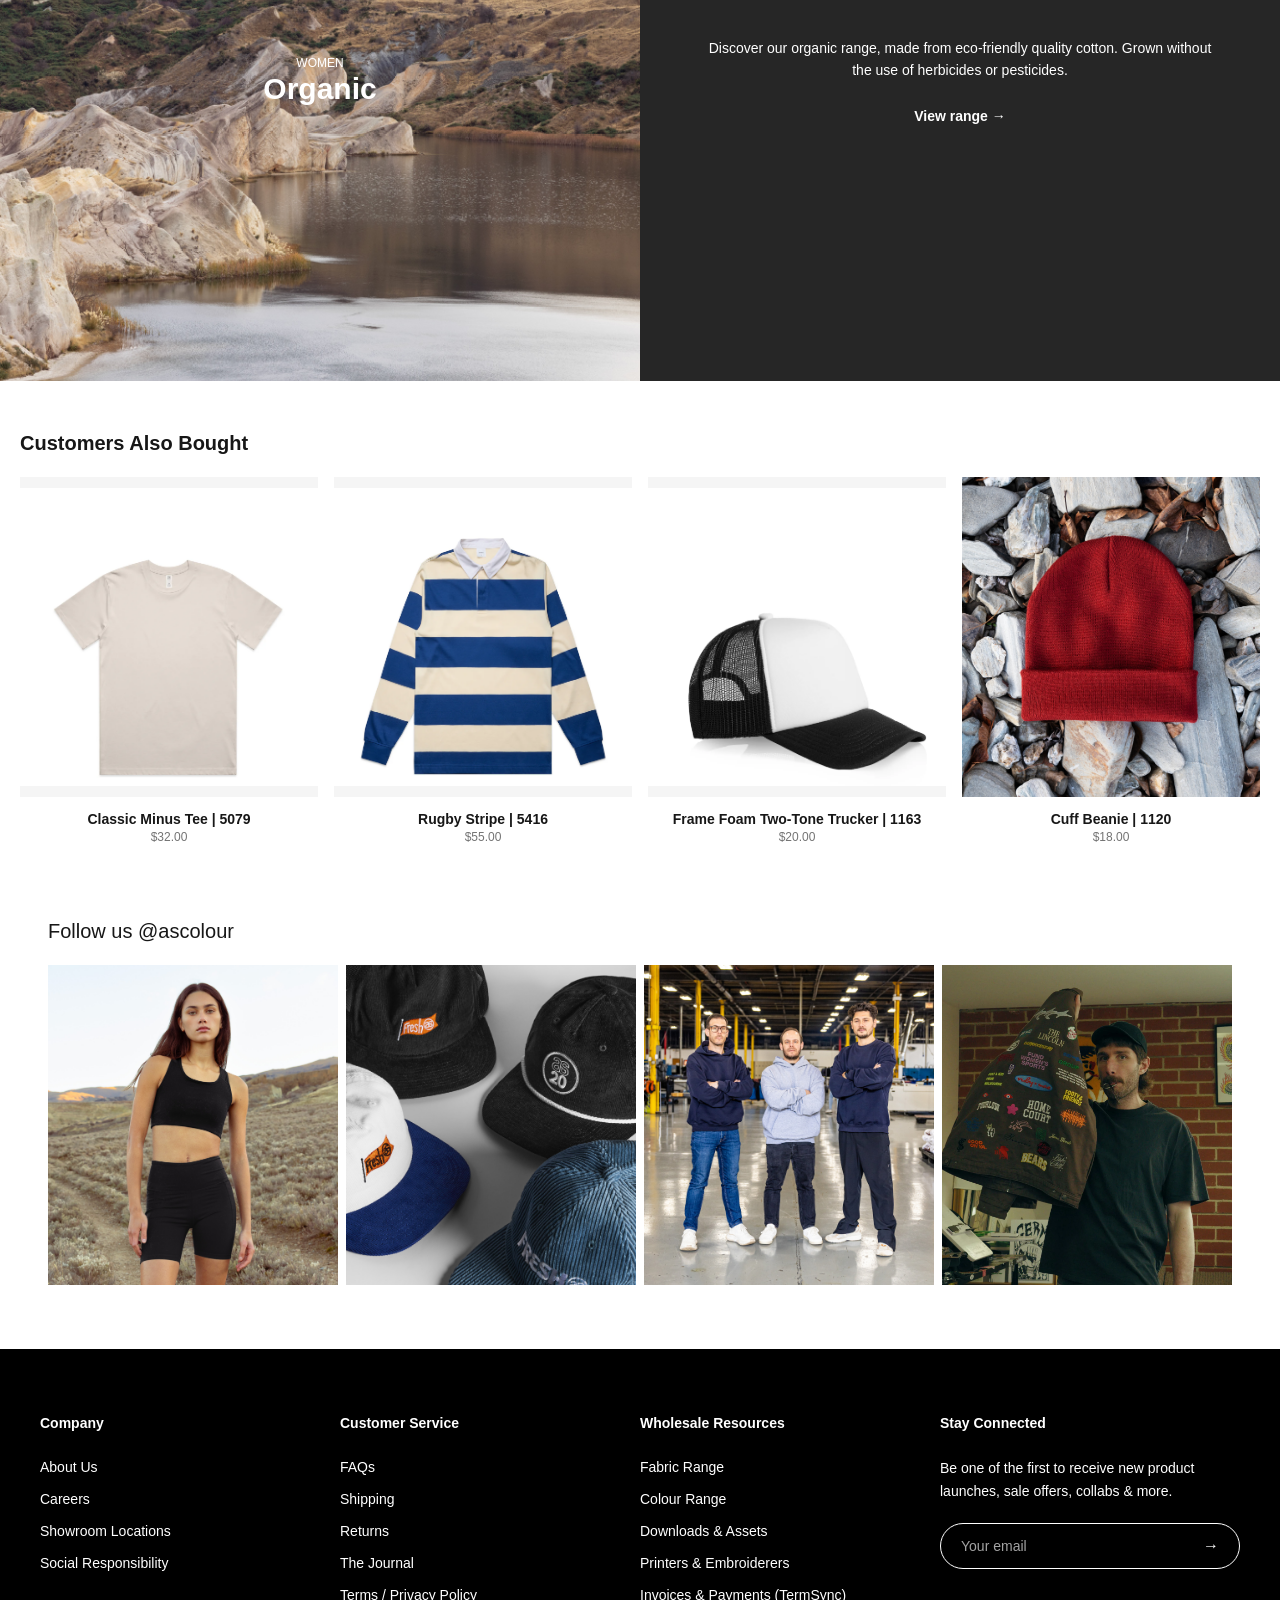
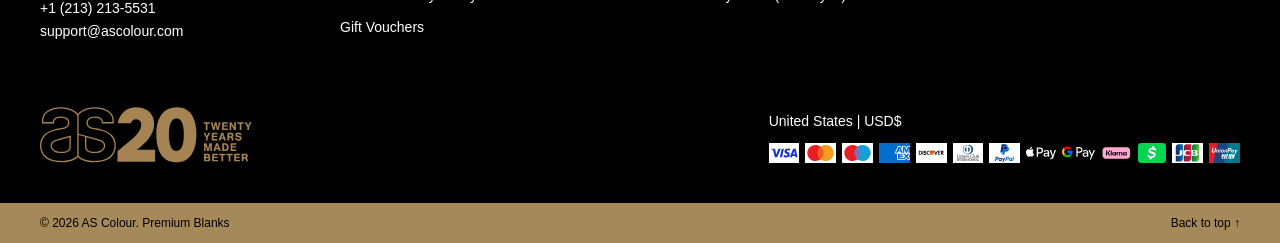
<file: Assignment-2/product.html>
<!DOCTYPE html>
<html lang="en">
<head>
    <meta charset="UTF-8">
    <meta name="viewport" content="width=device-width, initial-scale=1.0">
    <title>Wo's Organic Collegiate Tank - AS Colour</title>
    <link rel="stylesheet" href="css/output.css">
</head>
<body class="bg-white font-sans text-neutral-900">

    <!-- ===== Header / Navbar (Tailwind) ===== -->
    <header class="bg-black text-white">
        <div class="flex items-center justify-between gap-4 px-4 py-4 md:px-8">
            <div class="flex items-center gap-8">
                <a href="index.html"><img src="images/ascolour_001.svg" alt="AS Colour" class="h-5 md:h-6"></a>
                <nav class="hidden gap-6 text-sm lg:flex">
                    <a href="#" class="hover:text-gold">Men</a>
                    <a href="#" class="hover:text-gold">Women</a>
                    <a href="#" class="hover:text-gold">Kids</a>
                    <a href="#" class="hover:text-gold">Headwear</a>
                    <a href="#" class="hover:text-gold">About</a>
                    <a href="#" class="hover:text-gold">Journal</a>
                    <a href="#" class="text-gold">Outlet</a>
                </nav>
            </div>
            <div class="flex items-center gap-4 text-sm md:gap-6">
                <a href="#" class="hidden md:inline">Search</a>
                <a href="#" class="hidden md:inline">Sign In</a>
                <a href="#" aria-label="Cart" class="flex items-center gap-1">
                    <svg class="h-5 w-5" fill="none" stroke="currentColor" stroke-width="1.5" viewBox="0 0 24 24" aria-hidden="true"><path d="M6 7h12l1 13H5L6 7z"/><path d="M9 7a3 3 0 0 1 6 0"/></svg>
                    <span class="text-xs">0</span>
                </a>
                <a href="#" class="hidden rounded-full bg-white px-4 py-2 text-black md:inline-block">Create Account</a>
                <label for="menu-toggle" class="cursor-pointer lg:hidden" aria-label="Open menu">
                    <svg class="h-6 w-6" fill="none" stroke="currentColor" stroke-width="1.5" viewBox="0 0 24 24" aria-hidden="true"><path d="M4 7h16M4 12h16M4 17h16"/></svg>
                </label>
            </div>
        </div>
        <!-- CSS-only mobile menu: checkbox + Tailwind peer-checked -->
        <input type="checkbox" id="menu-toggle" class="peer hidden">
        <nav class="hidden flex-col gap-4 border-t border-neutral-800 px-4 py-4 text-sm peer-checked:flex lg:!hidden">
            <a href="#">Men</a>
            <a href="#">Women</a>
            <a href="#">Kids</a>
            <a href="#">Headwear</a>
            <a href="#">About</a>
            <a href="#">Journal</a>
            <a href="#" class="text-gold">Outlet</a>
            <a href="#">Search</a>
            <a href="#">Sign In</a>
        </nav>
    </header>

    <!-- ===== Product Detail ===== -->
    <main class="flex flex-col lg:flex-row lg:items-start">

        <!-- Gallery -->
        <div class="w-full bg-white lg:w-1/2">
            <img src="images/ascolour_030.jpg" alt="Wo's Organic Collegiate Tank - White" class="h-[360px] w-full object-contain md:h-[540px] lg:h-[760px]">
        </div>

        <!-- Details -->
        <div class="w-full px-4 py-8 md:px-8 lg:sticky lg:top-0 lg:w-1/2 lg:py-10 lg:pl-4 lg:pr-10">
            <p class="mb-2 text-[10px] text-neutral-400">HOME / WOMENS / WOMENS TANKS &amp; SINGLETS</p>
            <h1 class="text-2xl font-bold md:text-3xl">Wo's Organic Collegiate Tank</h1>
            <p class="mb-6 text-2xl md:text-3xl">4097</p>
            <p class="mb-4 text-xl">$28.00</p>

            <p class="mb-6 max-w-xl text-sm leading-relaxed text-neutral-700">
                A slim-fit collegiate tank in heavyweight organic cotton rib with a touch of stretch.
                Wide self-fabric binding at the neck and straps gives it a clean, structured look that
                holds up to screen printing and embroidery.
            </p>

            <!-- Bulk discounts -->
            <div class="mb-6 max-w-[220px] text-xs">
                <p class="mb-2 font-bold">See Bulk Discounts</p>
                <div class="mb-1 flex text-neutral-500"><span class="flex-1">Qty</span><span class="flex-1">Price/Unit ($)</span></div>
                <div class="mb-1 flex"><span class="flex-1">1–9</span><span class="flex-1">28.00</span></div>
                <div class="mb-1 flex"><span class="flex-1">10–49</span><span class="flex-1">21.00</span></div>
                <div class="flex"><span class="flex-1">50+</span><span class="flex-1">18.20</span></div>
            </div>

            <!-- Colour (CSS-only, Tailwind peer-checked) -->
            <p class="mb-3 text-xs">Select Colour</p>
            <div class="mb-6 flex items-center gap-3">
                <label class="cursor-pointer">
                    <input type="radio" name="colour" class="peer sr-only" checked>
                    <span class="block h-8 w-8 rounded-full border border-neutral-400 bg-white peer-checked:ring-2 peer-checked:ring-black peer-checked:ring-offset-2" title="White"></span>
                </label>
                <label class="cursor-pointer">
                    <input type="radio" name="colour" class="peer sr-only">
                    <span class="block h-8 w-8 rounded-full border border-neutral-400 bg-black peer-checked:ring-2 peer-checked:ring-black peer-checked:ring-offset-2" title="Black"></span>
                </label>
            </div>

            <!-- Size (CSS-only, Tailwind peer-checked) -->
            <p class="mb-3 text-xs">Select Size</p>
            <div class="mb-5 flex flex-wrap gap-1.5">
                <label class="min-w-[48px] flex-1 cursor-pointer"><input type="radio" name="size" class="peer sr-only"><span class="block border border-neutral-300 py-3 text-center text-xs hover:border-black peer-checked:border-black peer-checked:bg-black peer-checked:text-white">XSM</span></label>
                <label class="min-w-[48px] flex-1 cursor-pointer"><input type="radio" name="size" class="peer sr-only"><span class="block border border-neutral-300 py-3 text-center text-xs hover:border-black peer-checked:border-black peer-checked:bg-black peer-checked:text-white">SML</span></label>
                <label class="min-w-[48px] flex-1 cursor-pointer"><input type="radio" name="size" class="peer sr-only"><span class="block border border-neutral-300 py-3 text-center text-xs hover:border-black peer-checked:border-black peer-checked:bg-black peer-checked:text-white">MED</span></label>
                <label class="min-w-[48px] flex-1 cursor-pointer"><input type="radio" name="size" class="peer sr-only"><span class="block border border-neutral-300 py-3 text-center text-xs hover:border-black peer-checked:border-black peer-checked:bg-black peer-checked:text-white">LRG</span></label>
                <label class="min-w-[48px] flex-1 cursor-pointer"><input type="radio" name="size" class="peer sr-only"><span class="block border border-neutral-300 py-3 text-center text-xs hover:border-black peer-checked:border-black peer-checked:bg-black peer-checked:text-white">XLG</span></label>
                <label class="min-w-[48px] flex-1 cursor-pointer"><input type="radio" name="size" class="peer sr-only"><span class="block border border-neutral-300 py-3 text-center text-xs hover:border-black peer-checked:border-black peer-checked:bg-black peer-checked:text-white">2XL</span></label>
            </div>

            <!-- Quantity selector + Add to Cart (not functional yet) -->
            <div class="mb-5 flex gap-3">
                <label for="qty" class="sr-only">Quantity</label>
                <input id="qty" type="number" min="1" max="999" value="1" class="h-12 w-20 border border-neutral-300 text-center text-sm">
                <button type="button" class="h-12 flex-1 bg-black text-sm font-bold text-white hover:bg-neutral-700">Add to Cart</button>
            </div>

            <div class="mb-5 flex flex-wrap items-center gap-4">
                <button type="button" class="border border-black px-5 py-3 text-xs font-bold">View Bulk Order Grid</button>
                <span class="text-[11px]">Same Day Processing Target <span class="text-neutral-400">Before 2pm PST &amp; EDT</span></span>
            </div>

            <div class="mb-8 flex gap-2">
                <a href="#" class="border border-neutral-300 px-4 py-2 text-[11px]">Size Guide</a>
                <a href="#" class="border border-neutral-300 px-4 py-2 text-[11px]">Product Images</a>
            </div>

            <!-- Accordions (native <details>, no JS) -->
            <details class="group border-t border-neutral-200 text-sm" open>
                <summary class="flex cursor-pointer list-none justify-between py-4 after:content-['+'] group-open:after:content-['−']">Details</summary>
                <div class="pb-5 text-xs leading-relaxed">
                    <div class="mb-3 flex gap-5"><span class="w-28 shrink-0">Fit</span><p>Slim</p></div>
                    <div class="mb-3 flex gap-5"><span class="w-28 shrink-0">Fabric</span><p>Heavy weight, 9.7oz, 95% organic cotton rib, 5% spandex</p></div>
                    <div class="mb-3 flex gap-5"><span class="w-28 shrink-0">Construction</span><p>Self-fabric wide binding at neck and shoulder straps, 2x2 rib, double needle hem, mid length, preshrunk to minimize shrinkage. Tear-out AS Colour label.</p></div>
                    <div class="flex gap-5"><span class="w-28 shrink-0">Embellishment</span><p>Suited for screen printing and embroidery</p></div>
                </div>
            </details>
            <details class="group border-t border-neutral-200 text-sm">
                <summary class="flex cursor-pointer list-none justify-between py-4 after:content-['+'] group-open:after:content-['−']">Companion Styles</summary>
                <p class="pb-5 text-xs">See the related styles below.</p>
            </details>
            <details class="group border-t border-neutral-200 text-sm">
                <summary class="flex cursor-pointer list-none justify-between py-4 after:content-['+'] group-open:after:content-['−']">Shipping and Returns</summary>
                <p class="pb-5 text-xs">Same day processing on orders placed before 2pm PST &amp; EDT.</p>
            </details>
            <details class="group border-t border-neutral-200 text-sm">
                <summary class="flex cursor-pointer list-none justify-between py-4 after:content-['+'] group-open:after:content-['−']">Care Instructions</summary>
                <p class="pb-5 text-xs">Cold wash, do not tumble dry, warm iron.</p>
            </details>
            <details class="group border-y border-neutral-200 text-sm">
                <summary class="flex cursor-pointer list-none justify-between py-4 after:content-['+'] group-open:after:content-['−']">Reviews</summary>
                <p class="pb-5 text-xs">No reviews yet.</p>
            </details>
        </div>
    </main>

    <!-- ===== Organic Banner ===== -->
    <section class="mt-16 flex flex-col md:flex-row">
        <div class="relative md:w-1/2">
            <img src="images/ascolour_013.jpg" alt="Organic range landscape" class="h-72 w-full object-cover md:h-[600px]">
            <div class="absolute inset-0 flex flex-col items-center justify-center text-white">
                <span class="text-xs">WOMEN</span>
                <strong class="text-3xl">Organic</strong>
            </div>
        </div>
        <div class="flex flex-col items-center justify-center gap-6 bg-neutral-800 px-6 py-12 text-center text-white md:w-1/2">
            <p class="max-w-lg text-sm leading-relaxed">Discover our organic range, made from eco-friendly quality cotton. Grown without the use of herbicides or pesticides.</p>
            <a href="index.html" class="text-sm font-bold">View range &rarr;</a>
        </div>
    </section>

    <!-- ===== Customers Also Bought ===== -->
    <section class="px-4 py-12 md:px-5">
        <h2 class="mb-5 text-xl font-bold">Customers Also Bought</h2>
        <div class="-mx-2 flex flex-wrap">
            <a href="product.html" class="mb-6 w-1/2 px-2 text-center lg:w-1/4">
                <img src="images/ascolour_032.webp" alt="Classic Minus Tee" class="mb-3 h-44 w-full bg-neutral-100 object-contain md:h-80">
                <h3 class="text-sm font-bold">Classic Minus Tee | 5079</h3>
                <p class="text-xs text-neutral-500">$32.00</p>
            </a>
            <a href="product.html" class="mb-6 w-1/2 px-2 text-center lg:w-1/4">
                <img src="images/ascolour_031.webp" alt="Rugby Stripe" class="mb-3 h-44 w-full bg-neutral-100 object-contain md:h-80">
                <h3 class="text-sm font-bold">Rugby Stripe | 5416</h3>
                <p class="text-xs text-neutral-500">$55.00</p>
            </a>
            <a href="product.html" class="mb-6 w-1/2 px-2 text-center lg:w-1/4">
                <img src="images/ascolour_033.webp" alt="Frame Foam Two-Tone Trucker" class="mb-3 h-44 w-full bg-neutral-100 object-contain md:h-80">
                <h3 class="text-sm font-bold">Frame Foam Two-Tone Trucker | 1163</h3>
                <p class="text-xs text-neutral-500">$20.00</p>
            </a>
            <a href="product.html" class="mb-6 w-1/2 px-2 text-center lg:w-1/4">
                <img src="images/ascolour_012.jpg" alt="Cuff Beanie" class="mb-3 h-44 w-full bg-neutral-100 object-cover md:h-80">
                <h3 class="text-sm font-bold">Cuff Beanie | 1120</h3>
                <p class="text-xs text-neutral-500">$18.00</p>
            </a>
        </div>
    </section>

    <!-- ===== Follow Us ===== -->
    <section class="px-4 pb-16 md:px-12">
        <h2 class="mb-5 text-xl">Follow us @ascolour</h2>
        <div class="flex flex-wrap gap-2">
            <img src="images/ascolour_005.jpg" alt="Instagram post" class="h-44 w-[calc(50%-4px)] object-cover md:h-80 lg:w-[calc(25%-6px)]">
            <img src="images/ascolour_015.jpg" alt="Instagram post" class="h-44 w-[calc(50%-4px)] object-cover md:h-80 lg:w-[calc(25%-6px)]">
            <img src="images/ascolour_014.jpg" alt="Instagram post" class="h-44 w-[calc(50%-4px)] object-cover md:h-80 lg:w-[calc(25%-6px)]">
            <img src="images/ascolour_039.webp" alt="Merch Series" class="h-44 w-[calc(50%-4px)] object-cover md:h-80 lg:w-[calc(25%-6px)]">
        </div>
    </section>

    <!-- ===== Footer (identical on both pages) ===== -->
    <footer class="bg-black px-4 pb-10 pt-16 text-white md:px-10">
        <div class="mb-16 flex flex-wrap gap-y-10">
            <div class="w-1/2 pr-4 lg:w-1/4">
                <h4 class="mb-6 text-sm font-bold">Company</h4>
                <ul class="space-y-3 text-sm">
                    <li><a href="#" class="hover:text-gold">About Us</a></li>
                    <li><a href="#" class="hover:text-gold">Careers</a></li>
                    <li><a href="#" class="hover:text-gold">Showroom Locations</a></li>
                    <li><a href="#" class="hover:text-gold">Social Responsibility</a></li>
                </ul>
                <p class="mt-6 text-sm leading-relaxed">+1 (213) 213-5531<br>support@ascolour.com</p>
            </div>
            <div class="w-1/2 pr-4 lg:w-1/4">
                <h4 class="mb-6 text-sm font-bold">Customer Service</h4>
                <ul class="space-y-3 text-sm">
                    <li><a href="#" class="hover:text-gold">FAQs</a></li>
                    <li><a href="#" class="hover:text-gold">Shipping</a></li>
                    <li><a href="#" class="hover:text-gold">Returns</a></li>
                    <li><a href="#" class="hover:text-gold">The Journal</a></li>
                    <li><a href="#" class="hover:text-gold">Terms / Privacy Policy</a></li>
                    <li><a href="#" class="hover:text-gold">Gift Vouchers</a></li>
                </ul>
            </div>
            <div class="w-1/2 pr-4 lg:w-1/4">
                <h4 class="mb-6 text-sm font-bold">Wholesale Resources</h4>
                <ul class="space-y-3 text-sm">
                    <li><a href="#" class="hover:text-gold">Fabric Range</a></li>
                    <li><a href="#" class="hover:text-gold">Colour Range</a></li>
                    <li><a href="#" class="hover:text-gold">Downloads &amp; Assets</a></li>
                    <li><a href="#" class="hover:text-gold">Printers &amp; Embroiderers</a></li>
                    <li><a href="#" class="hover:text-gold">Invoices &amp; Payments (TermSync)</a></li>
                </ul>
            </div>
            <div class="w-full lg:w-1/4">
                <h4 class="mb-6 text-sm font-bold">Stay Connected</h4>
                <p class="text-sm leading-relaxed">Be one of the first to receive new product launches, sale offers, collabs &amp; more.</p>
                <form action="#" class="mt-5 flex overflow-hidden rounded-full border border-white">
                    <input type="email" placeholder="Your email" aria-label="Email" class="min-w-0 flex-1 bg-transparent px-5 py-3 text-sm text-white outline-none placeholder:text-neutral-400">
                    <button type="submit" class="px-5" aria-label="Subscribe">&rarr;</button>
                </form>
            </div>
        </div>
        <div class="flex flex-col gap-6 md:flex-row md:items-end md:justify-between">
            <img src="images/ascolour_040.svg" alt="AS Colour 20 Years" class="h-12 w-auto self-start md:h-14">
            <div>
                <p class="mb-3 text-sm">United States | USD$</p>
                <div class="flex flex-wrap items-center gap-1.5">
                    <img src="images/ascolour_041.svg" alt="Visa" class="h-5">
                    <img src="images/ascolour_042.svg" alt="Mastercard" class="h-5">
                    <img src="images/ascolour_043.svg" alt="Maestro" class="h-5">
                    <img src="images/ascolour_044.svg" alt="American Express" class="h-5">
                    <img src="images/ascolour_045.svg" alt="Discover" class="h-5">
                    <img src="images/ascolour_046.svg" alt="Diners Club" class="h-5">
                    <img src="images/ascolour_047.svg" alt="PayPal" class="h-5">
                    <img src="images/ascolour_048.svg" alt="Apple Pay" class="h-5">
                    <img src="images/ascolour_049.svg" alt="Google Pay" class="h-5">
                    <img src="images/ascolour_050.svg" alt="Klarna" class="h-5">
                    <img src="images/ascolour_051.svg" alt="Cash App" class="h-5">
                    <img src="images/ascolour_052.svg" alt="JCB" class="h-5">
                    <img src="images/ascolour_053.svg" alt="UnionPay" class="h-5">
                </div>
            </div>
        </div>
    </footer>
    <div class="flex justify-between bg-bronze px-4 py-3 text-xs text-black md:px-10">
        <span>&copy; 2026 AS Colour. Premium Blanks</span>
        <a href="#">Back to top &uarr;</a>
    </div>

</body>
</html>
</file>
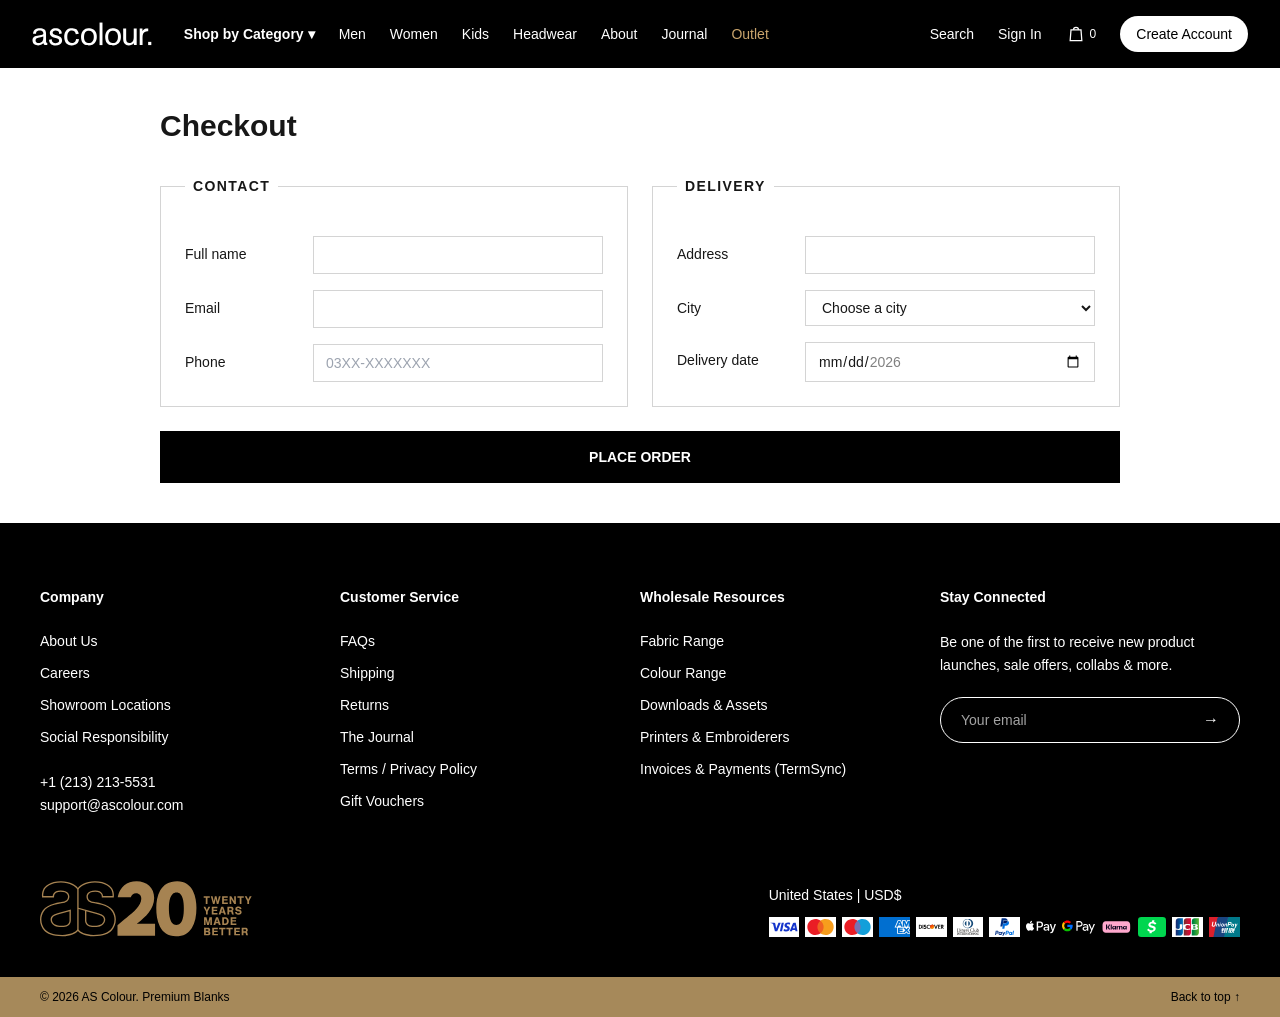
<file: midterm/checkout.html>
<!DOCTYPE html>
<html lang="en">
<head>
    <meta charset="UTF-8">
    <meta name="viewport" content="width=device-width, initial-scale=1.0">
    <title>Checkout - AS Colour</title>
    <!-- TASK 2: same Tailwind CSS file as the rest of the site (midterm/css/output.css) -->
    <link rel="stylesheet" href="css/output.css">
</head>
<body class="bg-white font-sans text-neutral-900">

    <!-- ===== Header / Navbar (Tailwind) ===== -->
    <!-- STICKY NAV: "sticky top-0" keeps the header stuck to the top while scrolling.
         TASK 1: "z-50" puts the header (and its mega-menu panel) above
         everything else on the page: product cards, badges, sticky details. -->
    <header class="sticky top-0 z-50 bg-black text-white">
        <!-- TASK 1: this row is "relative" so the mega-menu panel opens right under it.
             "items-stretch" makes the menu item as tall as the header, so there is
             no gap between "Shop by Category" and the panel when the mouse moves down. -->
        <div class="relative flex items-stretch justify-between gap-4 px-4 md:px-8">
            <div class="flex items-stretch gap-8">
                <a href="index.html" class="flex items-center py-4"><img src="images/ascolour_001.svg" alt="AS Colour" class="h-5 md:h-6"></a>

                <!-- TASK 1: the main nav now shows from BP (617px) instead of 1024px -->
                <nav aria-label="Main" class="hidden items-stretch gap-6 text-sm bp:flex">

                    <!-- ===== TASK 1: Mega-menu (HTML + CSS only, no JavaScript) =====
                         "group" = the trigger link and the panel together.
                         The panel opens on:
                           group-hover        -> mouse is over the link OR the panel
                           group-focus-within -> keyboard focus (Tab) is on the link
                                                 or on any link inside the panel
                         When focus or the mouse leaves the group, the panel hides again. -->
                    <div class="group flex items-stretch">
                        <a href="#" class="flex items-center gap-1 font-bold hover:text-gold focus:text-gold" aria-haspopup="true">Shop by Category <span aria-hidden="true">&#9662;</span></a>

                        <!-- TASK 1: the panel
                             absolute + top-full    -> sits under the header, does NOT push the page down
                             left-0 right-0         -> full width
                             hidden + group-*:block -> only shown on hover / focus
                             grid-cols-5            -> K = 5 columns -->
                        <div class="absolute left-0 right-0 top-full z-50 hidden border-t border-neutral-800 bg-black px-4 py-8 shadow-xl group-focus-within:block group-hover:block md:px-8">
                            <div class="grid grid-cols-5 gap-4 md:gap-8">
                                <div>
                                    <h3 class="mb-4 text-xs font-bold uppercase tracking-widest text-gold">Men</h3>
                                    <ul class="space-y-3">
                                        <li><a href="#" class="hover:text-gold focus:text-gold">T-Shirts</a></li>
                                        <li><a href="#" class="hover:text-gold focus:text-gold">Hoodies</a></li>
                                        <li><a href="#" class="hover:text-gold focus:text-gold">Jackets</a></li>
                                        <li><a href="#" class="hover:text-gold focus:text-gold">Shorts</a></li>
                                        <li><a href="#" class="hover:text-gold focus:text-gold">Tanks</a></li>
                                    </ul>
                                </div>
                                <div>
                                    <h3 class="mb-4 text-xs font-bold uppercase tracking-widest text-gold">Women</h3>
                                    <ul class="space-y-3">
                                        <li><a href="#" class="hover:text-gold focus:text-gold">T-Shirts</a></li>
                                        <li><a href="#" class="hover:text-gold focus:text-gold">Crops</a></li>
                                        <li><a href="#" class="hover:text-gold focus:text-gold">Sweats</a></li>
                                        <li><a href="#" class="hover:text-gold focus:text-gold">Tanks</a></li>
                                        <li><a href="#" class="hover:text-gold focus:text-gold">Dresses</a></li>
                                    </ul>
                                </div>
                                <div>
                                    <h3 class="mb-4 text-xs font-bold uppercase tracking-widest text-gold">Kids</h3>
                                    <ul class="space-y-3">
                                        <li><a href="#" class="hover:text-gold focus:text-gold">Youth Tees</a></li>
                                        <li><a href="#" class="hover:text-gold focus:text-gold">Kids Hoods</a></li>
                                        <li><a href="#" class="hover:text-gold focus:text-gold">Toddler</a></li>
                                        <li><a href="#" class="hover:text-gold focus:text-gold">Baby</a></li>
                                    </ul>
                                </div>
                                <div>
                                    <h3 class="mb-4 text-xs font-bold uppercase tracking-widest text-gold">Headwear</h3>
                                    <ul class="space-y-3">
                                        <li><a href="#" class="hover:text-gold focus:text-gold">Caps</a></li>
                                        <li><a href="#" class="hover:text-gold focus:text-gold">Truckers</a></li>
                                        <li><a href="#" class="hover:text-gold focus:text-gold">Beanies</a></li>
                                        <li><a href="#" class="hover:text-gold focus:text-gold">Bucket Hats</a></li>
                                    </ul>
                                </div>
                                <div>
                                    <h3 class="mb-4 text-xs font-bold uppercase tracking-widest text-gold">Bags</h3>
                                    <ul class="space-y-3">
                                        <li><a href="#" class="hover:text-gold focus:text-gold">Totes</a></li>
                                        <li><a href="#" class="hover:text-gold focus:text-gold">Backpacks</a></li>
                                        <li><a href="#" class="hover:text-gold focus:text-gold">Aprons</a></li>
                                        <li><a href="#" class="hover:text-gold focus:text-gold">Socks</a></li>
                                    </ul>
                                </div>
                            </div>
                        </div>
                    </div>
                    <!-- ===== end TASK 1 mega-menu ===== -->

                    <!-- These links still show only from 1024px, so the header fits at 617px -->
                    <a href="#" class="hidden items-center hover:text-gold lg:flex">Men</a>
                    <a href="#" class="hidden items-center hover:text-gold lg:flex">Women</a>
                    <a href="#" class="hidden items-center hover:text-gold lg:flex">Kids</a>
                    <a href="#" class="hidden items-center hover:text-gold lg:flex">Headwear</a>
                    <a href="#" class="hidden items-center hover:text-gold lg:flex">About</a>
                    <a href="#" class="hidden items-center hover:text-gold lg:flex">Journal</a>
                    <a href="#" class="hidden items-center text-gold lg:flex">Outlet</a>
                </nav>
            </div>
            <div class="flex items-center gap-4 py-4 text-sm md:gap-6">
                <a href="#" class="hidden md:inline">Search</a>
                <a href="#" class="hidden md:inline">Sign In</a>
                <!-- TASK 2: cart icon now opens the checkout page -->
                <a href="checkout.html" aria-label="Cart" class="flex items-center gap-1">
                    <svg class="h-5 w-5" fill="none" stroke="currentColor" stroke-width="1.5" viewBox="0 0 24 24" aria-hidden="true"><path d="M6 7h12l1 13H5L6 7z"/><path d="M9 7a3 3 0 0 1 6 0"/></svg>
                    <span class="text-xs">0</span>
                </a>
                <a href="#" class="hidden rounded-full bg-white px-4 py-2 text-black md:inline-block">Create Account</a>
                <label for="menu-toggle" class="cursor-pointer lg:hidden" aria-label="Open menu">
                    <svg class="h-6 w-6" fill="none" stroke="currentColor" stroke-width="1.5" viewBox="0 0 24 24" aria-hidden="true"><path d="M4 7h16M4 12h16M4 17h16"/></svg>
                </label>
            </div>
        </div>
        <!-- CSS-only mobile menu: checkbox + Tailwind peer-checked -->
        <input type="checkbox" id="menu-toggle" class="peer hidden">
        <!-- STICKY NAV: max height + overflow-y-auto so the long phone menu can scroll inside the sticky header -->
        <nav aria-label="Mobile" class="hidden max-h-[calc(100vh-56px)] flex-col gap-4 overflow-y-auto border-t border-neutral-800 px-4 py-4 text-sm peer-checked:flex lg:!hidden">

            <!-- ===== TASK 1: Mobile accordion (below BP = 617px) =====
                 The same 5 groups as the mega-menu, made with <details>/<summary>.
                 Closed by default, each one opens on its own.
                 "bp:hidden" hides it from 617px up, where the mega-menu takes over. -->
            <div class="bp:hidden">
                <p class="mb-2 text-xs font-bold uppercase tracking-widest text-gold">Shop by Category</p>
                <details class="group border-b border-neutral-800">
                    <summary class="flex cursor-pointer list-none justify-between py-3 after:content-['+'] group-open:after:content-['−']">Men</summary>
                    <ul class="space-y-3 pb-4 pl-4">
                        <li><a href="#">T-Shirts</a></li>
                        <li><a href="#">Hoodies</a></li>
                        <li><a href="#">Jackets</a></li>
                        <li><a href="#">Shorts</a></li>
                        <li><a href="#">Tanks</a></li>
                    </ul>
                </details>
                <details class="group border-b border-neutral-800">
                    <summary class="flex cursor-pointer list-none justify-between py-3 after:content-['+'] group-open:after:content-['−']">Women</summary>
                    <ul class="space-y-3 pb-4 pl-4">
                        <li><a href="#">T-Shirts</a></li>
                        <li><a href="#">Crops</a></li>
                        <li><a href="#">Sweats</a></li>
                        <li><a href="#">Tanks</a></li>
                        <li><a href="#">Dresses</a></li>
                    </ul>
                </details>
                <details class="group border-b border-neutral-800">
                    <summary class="flex cursor-pointer list-none justify-between py-3 after:content-['+'] group-open:after:content-['−']">Kids</summary>
                    <ul class="space-y-3 pb-4 pl-4">
                        <li><a href="#">Youth Tees</a></li>
                        <li><a href="#">Kids Hoods</a></li>
                        <li><a href="#">Toddler</a></li>
                        <li><a href="#">Baby</a></li>
                    </ul>
                </details>
                <details class="group border-b border-neutral-800">
                    <summary class="flex cursor-pointer list-none justify-between py-3 after:content-['+'] group-open:after:content-['−']">Headwear</summary>
                    <ul class="space-y-3 pb-4 pl-4">
                        <li><a href="#">Caps</a></li>
                        <li><a href="#">Truckers</a></li>
                        <li><a href="#">Beanies</a></li>
                        <li><a href="#">Bucket Hats</a></li>
                    </ul>
                </details>
                <details class="group border-b border-neutral-800">
                    <summary class="flex cursor-pointer list-none justify-between py-3 after:content-['+'] group-open:after:content-['−']">Bags</summary>
                    <ul class="space-y-3 pb-4 pl-4">
                        <li><a href="#">Totes</a></li>
                        <li><a href="#">Backpacks</a></li>
                        <li><a href="#">Aprons</a></li>
                        <li><a href="#">Socks</a></li>
                    </ul>
                </details>
            </div>
            <!-- ===== end TASK 1 mobile accordion ===== -->

            <a href="#">Men</a>
            <a href="#">Women</a>
            <a href="#">Kids</a>
            <a href="#">Headwear</a>
            <a href="#">About</a>
            <a href="#">Journal</a>
            <a href="#" class="text-gold">Outlet</a>
            <a href="#">Search</a>
            <a href="#">Sign In</a>
        </nav>
    </header>

    <!-- ===== TASK 2: Checkout form (HTML5 validation + CSS only, no JavaScript) ===== -->
    <main class="mx-auto max-w-5xl px-4 py-10 md:px-8">
        <h1 class="mb-8 text-2xl font-bold md:text-3xl">Checkout</h1>

        <!-- TASK 2: the browser checks required, type, pattern, min and max before submitting.
             Layout: 1 column on phone; from BP (617px) the two fieldsets sit side by side. -->
        <form action="#" method="post" class="grid gap-6 bp:grid-cols-2">

            <!-- ===== Fieldset 1: Contact ===== -->
            <!-- min-w-0 stops a fieldset from overflowing its grid column -->
            <fieldset class="min-w-0 space-y-4 border border-neutral-300 p-4 md:p-6">
                <legend class="px-2 text-sm font-bold uppercase tracking-widest">Contact</legend>

                <!-- TASK 2: each row = label + input.
                     Below BP: label above input.
                     From BP: grid with a fixed label column (7rem) on the left, input on the right (minmax(0,1fr) stops inputs overflowing). -->
                <div class="grid gap-1 bp:grid-cols-[7rem_minmax(0,1fr)] bp:gap-x-4">
                    <label for="fullname" class="text-sm bp:pt-2">Full name</label>
                    <div>
                        <!-- "peer" lets the message below react to this input's state.
                             [&:user-invalid] = red border only AFTER the user has interacted. -->
                        <input id="fullname" name="fullname" type="text" required minlength="3" autocomplete="name"
                               class="peer w-full border border-neutral-300 px-3 py-2 text-sm outline-none focus:border-black [&:user-invalid]:border-red-600">
                        <p class="mt-1 hidden text-xs text-red-600 peer-[:user-invalid]:block">Enter your full name (at least 3 letters).</p>
                    </div>
                </div>

                <div class="grid gap-1 bp:grid-cols-[7rem_minmax(0,1fr)] bp:gap-x-4">
                    <label for="email" class="text-sm bp:pt-2">Email</label>
                    <div>
                        <input id="email" name="email" type="email" required autocomplete="email"
                               class="peer w-full border border-neutral-300 px-3 py-2 text-sm outline-none focus:border-black [&:user-invalid]:border-red-600">
                        <p class="mt-1 hidden text-xs text-red-600 peer-[:user-invalid]:block">Enter a valid email, e.g. name@mail.com.</p>
                    </div>
                </div>

                <div class="grid gap-1 bp:grid-cols-[7rem_minmax(0,1fr)] bp:gap-x-4">
                    <label for="phone" class="text-sm bp:pt-2">Phone</label>
                    <div>
                        <!-- TASK 2: pattern = 03 + 2 digits + dash + 7 digits (03XX-XXXXXXX) -->
                        <input id="phone" name="phone" type="tel" required pattern="03[0-9]{2}-[0-9]{7}" placeholder="03XX-XXXXXXX" autocomplete="tel"
                               class="peer w-full border border-neutral-300 px-3 py-2 text-sm outline-none focus:border-black [&:user-invalid]:border-red-600">
                        <p class="mt-1 hidden text-xs text-red-600 peer-[:user-invalid]:block">Use the format 03XX-XXXXXXX.</p>
                    </div>
                </div>
            </fieldset>

            <!-- ===== Fieldset 2: Delivery ===== -->
            <fieldset class="min-w-0 space-y-4 border border-neutral-300 p-4 md:p-6">
                <legend class="px-2 text-sm font-bold uppercase tracking-widest">Delivery</legend>

                <div class="grid gap-1 bp:grid-cols-[7rem_minmax(0,1fr)] bp:gap-x-4">
                    <label for="address" class="text-sm bp:pt-2">Address</label>
                    <div>
                        <input id="address" name="address" type="text" required minlength="5" autocomplete="street-address"
                               class="peer w-full border border-neutral-300 px-3 py-2 text-sm outline-none focus:border-black [&:user-invalid]:border-red-600">
                        <p class="mt-1 hidden text-xs text-red-600 peer-[:user-invalid]:block">Enter your street address.</p>
                    </div>
                </div>

                <div class="grid gap-1 bp:grid-cols-[7rem_minmax(0,1fr)] bp:gap-x-4">
                    <label for="city" class="text-sm bp:pt-2">City</label>
                    <div>
                        <!-- TASK 2: city as a <select>; the empty first option makes "required" work -->
                        <select id="city" name="city" required
                                class="peer w-full border border-neutral-300 bg-white px-3 py-2 text-sm outline-none focus:border-black [&:user-invalid]:border-red-600">
                            <option value="">Choose a city</option>
                            <option>Lahore</option>
                            <option>Karachi</option>
                            <option>Islamabad</option>
                            <option>Rawalpindi</option>
                            <option>Faisalabad</option>
                            <option>Multan</option>
                            <option>Peshawar</option>
                        </select>
                        <p class="mt-1 hidden text-xs text-red-600 peer-[:user-invalid]:block">Choose a city.</p>
                    </div>
                </div>

                <div class="grid gap-1 bp:grid-cols-[7rem_minmax(0,1fr)] bp:gap-x-4">
                    <label for="date" class="text-sm bp:pt-2">Delivery date</label>
                    <div>
                        <!-- TASK 2: min = exam date (29 Oct 2026), max = exam date + N (17) days = 15 Nov 2026 -->
                        <input id="date" name="date" type="date" required min="2026-10-29" max="2026-11-15"
                               class="peer w-full border border-neutral-300 px-3 py-2 text-sm outline-none focus:border-black [&:user-invalid]:border-red-600">
                        <p class="mt-1 hidden text-xs text-red-600 peer-[:user-invalid]:block">Pick a date from 29 Oct to 15 Nov 2026.</p>
                    </div>
                </div>
            </fieldset>

            <!-- TASK 2: submit button is full width at every size (spans both columns from BP) -->
            <button type="submit" class="w-full bg-black py-4 text-sm font-bold uppercase text-white hover:bg-neutral-700 bp:col-span-2">Place Order</button>
        </form>
    </main>
    <!-- ===== end TASK 2 ===== -->

    <!-- ===== Footer (identical on both pages) ===== -->
    <footer class="bg-black px-4 pb-10 pt-16 text-white md:px-10">
        <div class="mb-16 flex flex-wrap gap-y-10">
            <div class="w-1/2 pr-4 lg:w-1/4">
                <h4 class="mb-6 text-sm font-bold">Company</h4>
                <ul class="space-y-3 text-sm">
                    <li><a href="#" class="hover:text-gold">About Us</a></li>
                    <li><a href="#" class="hover:text-gold">Careers</a></li>
                    <li><a href="#" class="hover:text-gold">Showroom Locations</a></li>
                    <li><a href="#" class="hover:text-gold">Social Responsibility</a></li>
                </ul>
                <p class="mt-6 text-sm leading-relaxed">+1 (213) 213-5531<br>support@ascolour.com</p>
            </div>
            <div class="w-1/2 pr-4 lg:w-1/4">
                <h4 class="mb-6 text-sm font-bold">Customer Service</h4>
                <ul class="space-y-3 text-sm">
                    <li><a href="#" class="hover:text-gold">FAQs</a></li>
                    <li><a href="#" class="hover:text-gold">Shipping</a></li>
                    <li><a href="#" class="hover:text-gold">Returns</a></li>
                    <li><a href="#" class="hover:text-gold">The Journal</a></li>
                    <li><a href="#" class="hover:text-gold">Terms / Privacy Policy</a></li>
                    <li><a href="#" class="hover:text-gold">Gift Vouchers</a></li>
                </ul>
            </div>
            <div class="w-1/2 pr-4 lg:w-1/4">
                <h4 class="mb-6 text-sm font-bold">Wholesale Resources</h4>
                <ul class="space-y-3 text-sm">
                    <li><a href="#" class="hover:text-gold">Fabric Range</a></li>
                    <li><a href="#" class="hover:text-gold">Colour Range</a></li>
                    <li><a href="#" class="hover:text-gold">Downloads &amp; Assets</a></li>
                    <li><a href="#" class="hover:text-gold">Printers &amp; Embroiderers</a></li>
                    <li><a href="#" class="hover:text-gold">Invoices &amp; Payments (TermSync)</a></li>
                </ul>
            </div>
            <div class="w-full lg:w-1/4">
                <h4 class="mb-6 text-sm font-bold">Stay Connected</h4>
                <p class="text-sm leading-relaxed">Be one of the first to receive new product launches, sale offers, collabs &amp; more.</p>
                <form action="#" class="mt-5 flex overflow-hidden rounded-full border border-white">
                    <input type="email" placeholder="Your email" aria-label="Email" class="min-w-0 flex-1 bg-transparent px-5 py-3 text-sm text-white outline-none placeholder:text-neutral-400">
                    <button type="submit" class="px-5" aria-label="Subscribe">&rarr;</button>
                </form>
            </div>
        </div>
        <div class="flex flex-col gap-6 md:flex-row md:items-end md:justify-between">
            <img src="images/ascolour_040.svg" alt="AS Colour 20 Years" class="h-12 w-auto self-start md:h-14">
            <div>
                <p class="mb-3 text-sm">United States | USD$</p>
                <div class="flex flex-wrap items-center gap-1.5">
                    <img src="images/ascolour_041.svg" alt="Visa" class="h-5">
                    <img src="images/ascolour_042.svg" alt="Mastercard" class="h-5">
                    <img src="images/ascolour_043.svg" alt="Maestro" class="h-5">
                    <img src="images/ascolour_044.svg" alt="American Express" class="h-5">
                    <img src="images/ascolour_045.svg" alt="Discover" class="h-5">
                    <img src="images/ascolour_046.svg" alt="Diners Club" class="h-5">
                    <img src="images/ascolour_047.svg" alt="PayPal" class="h-5">
                    <img src="images/ascolour_048.svg" alt="Apple Pay" class="h-5">
                    <img src="images/ascolour_049.svg" alt="Google Pay" class="h-5">
                    <img src="images/ascolour_050.svg" alt="Klarna" class="h-5">
                    <img src="images/ascolour_051.svg" alt="Cash App" class="h-5">
                    <img src="images/ascolour_052.svg" alt="JCB" class="h-5">
                    <img src="images/ascolour_053.svg" alt="UnionPay" class="h-5">
                </div>
            </div>
        </div>
    </footer>
    <div class="flex justify-between bg-bronze px-4 py-3 text-xs text-black md:px-10">
        <span>&copy; 2026 AS Colour. Premium Blanks</span>
        <a href="#">Back to top &uarr;</a>
    </div>

</body>
</html>
</file>
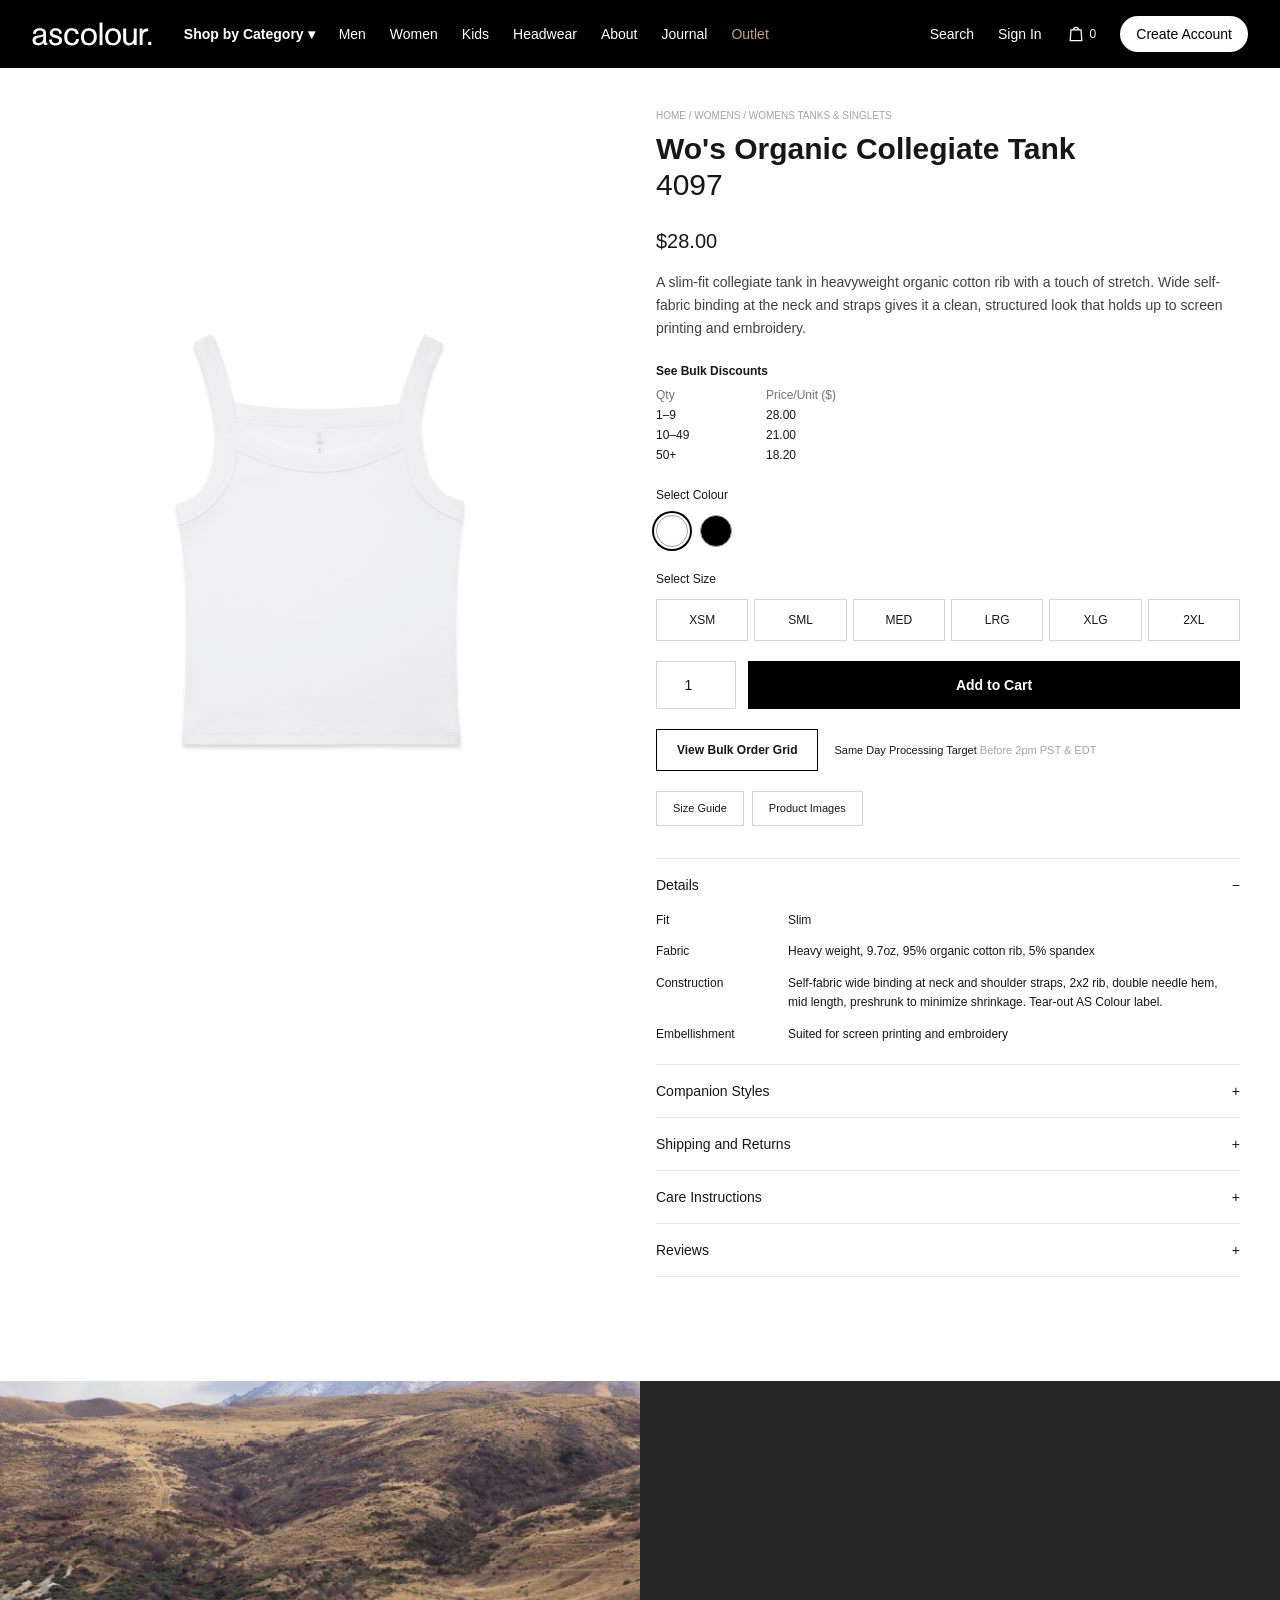
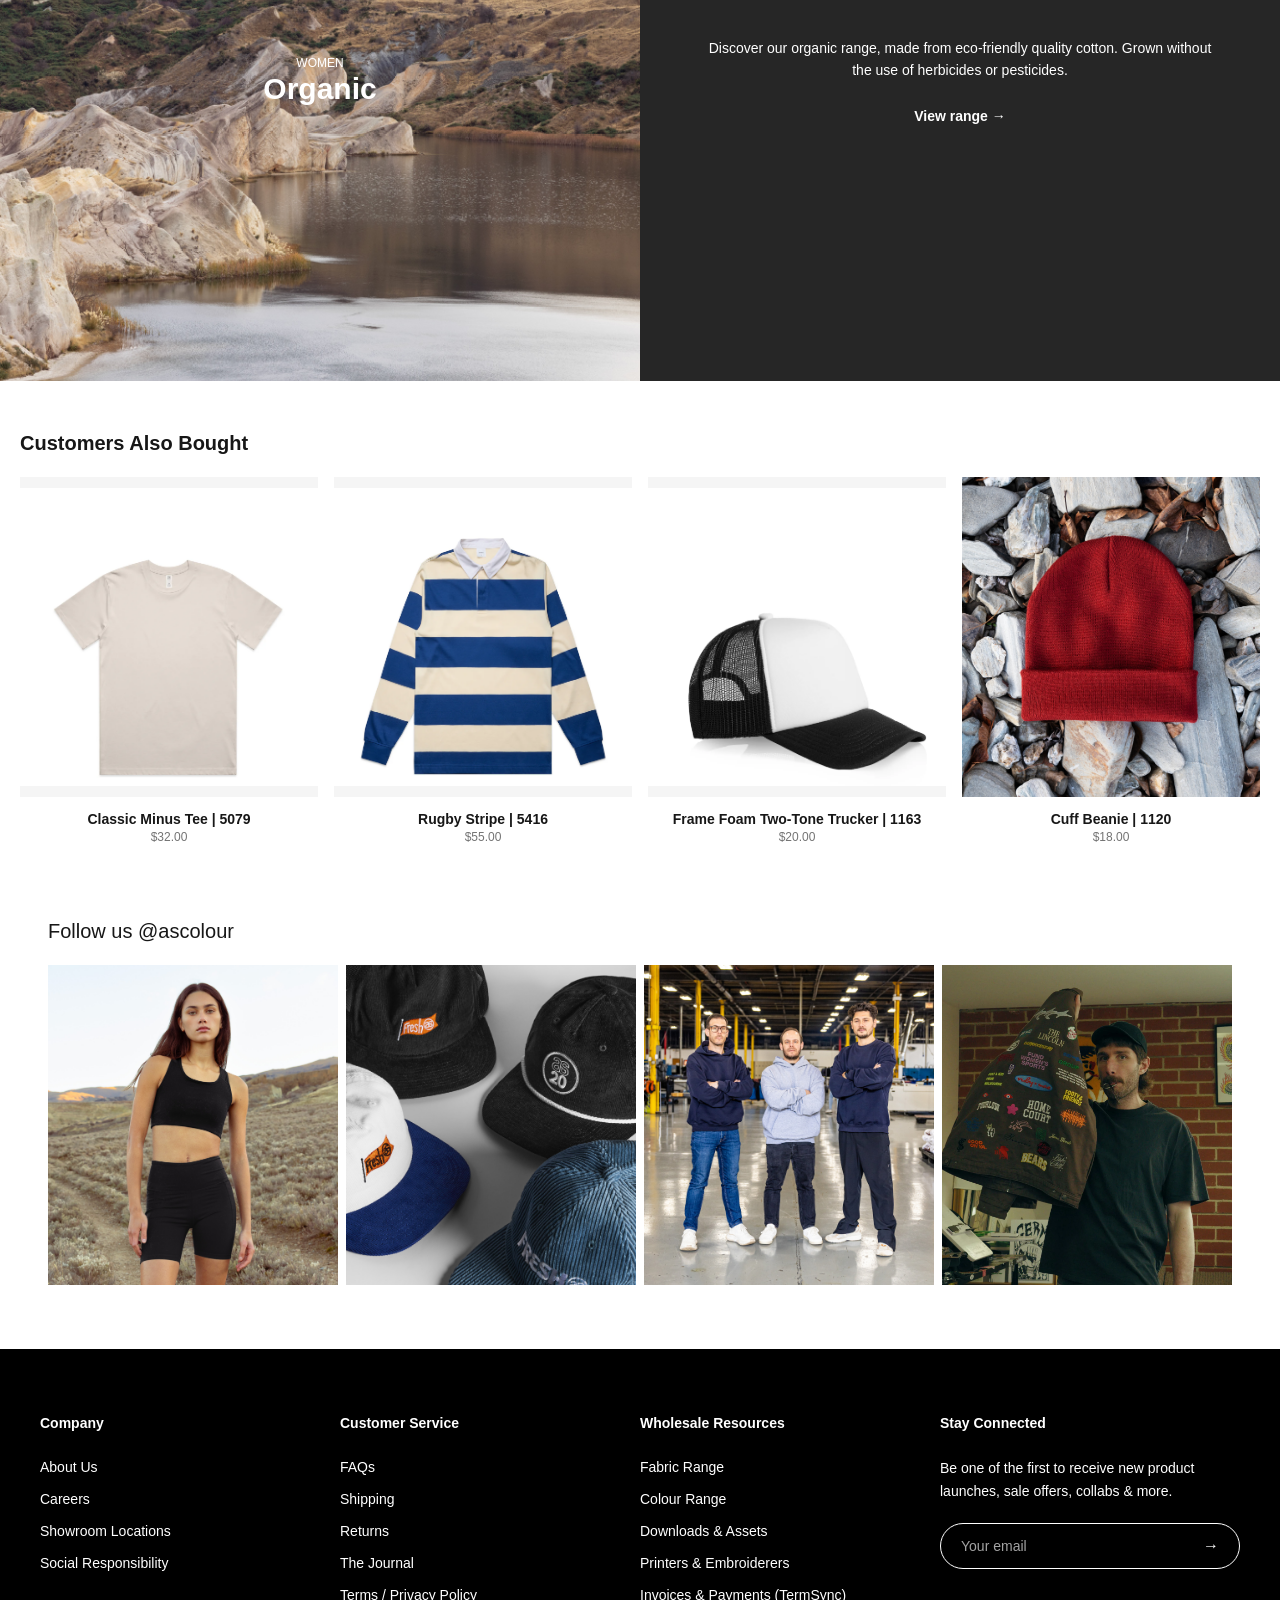
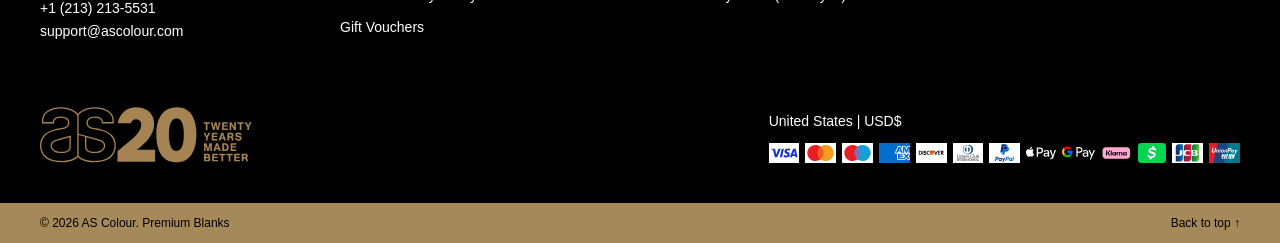
<file: midterm/product.html>
<!DOCTYPE html>
<html lang="en">
<head>
    <meta charset="UTF-8">
    <meta name="viewport" content="width=device-width, initial-scale=1.0">
    <title>Wo's Organic Collegiate Tank - AS Colour</title>
    <link rel="stylesheet" href="css/output.css">
</head>
<body class="bg-white font-sans text-neutral-900">

    <!-- ===== Header / Navbar (Tailwind) ===== -->
    <!-- STICKY NAV: "sticky top-0" keeps the header stuck to the top while scrolling.
         TASK 1: "z-50" puts the header (and its mega-menu panel) above
         everything else on the page: product cards, badges, sticky details. -->
    <header class="sticky top-0 z-50 bg-black text-white">
        <!-- TASK 1: this row is "relative" so the mega-menu panel opens right under it.
             "items-stretch" makes the menu item as tall as the header, so there is
             no gap between "Shop by Category" and the panel when the mouse moves down. -->
        <div class="relative flex items-stretch justify-between gap-4 px-4 md:px-8">
            <div class="flex items-stretch gap-8">
                <a href="index.html" class="flex items-center py-4"><img src="images/ascolour_001.svg" alt="AS Colour" class="h-5 md:h-6"></a>

                <!-- TASK 1: the main nav now shows from BP (617px) instead of 1024px -->
                <nav aria-label="Main" class="hidden items-stretch gap-6 text-sm bp:flex">

                    <!-- ===== TASK 1: Mega-menu (HTML + CSS only, no JavaScript) =====
                         "group" = the trigger link and the panel together.
                         The panel opens on:
                           group-hover        -> mouse is over the link OR the panel
                           group-focus-within -> keyboard focus (Tab) is on the link
                                                 or on any link inside the panel
                         When focus or the mouse leaves the group, the panel hides again. -->
                    <div class="group flex items-stretch">
                        <a href="#" class="flex items-center gap-1 font-bold hover:text-gold focus:text-gold" aria-haspopup="true">Shop by Category <span aria-hidden="true">&#9662;</span></a>

                        <!-- TASK 1: the panel
                             absolute + top-full    -> sits under the header, does NOT push the page down
                             left-0 right-0         -> full width
                             hidden + group-*:block -> only shown on hover / focus
                             grid-cols-5            -> K = 5 columns -->
                        <div class="absolute left-0 right-0 top-full z-50 hidden border-t border-neutral-800 bg-black px-4 py-8 shadow-xl group-focus-within:block group-hover:block md:px-8">
                            <div class="grid grid-cols-5 gap-4 md:gap-8">
                                <div>
                                    <h3 class="mb-4 text-xs font-bold uppercase tracking-widest text-gold">Men</h3>
                                    <ul class="space-y-3">
                                        <li><a href="#" class="hover:text-gold focus:text-gold">T-Shirts</a></li>
                                        <li><a href="#" class="hover:text-gold focus:text-gold">Hoodies</a></li>
                                        <li><a href="#" class="hover:text-gold focus:text-gold">Jackets</a></li>
                                        <li><a href="#" class="hover:text-gold focus:text-gold">Shorts</a></li>
                                        <li><a href="#" class="hover:text-gold focus:text-gold">Tanks</a></li>
                                    </ul>
                                </div>
                                <div>
                                    <h3 class="mb-4 text-xs font-bold uppercase tracking-widest text-gold">Women</h3>
                                    <ul class="space-y-3">
                                        <li><a href="#" class="hover:text-gold focus:text-gold">T-Shirts</a></li>
                                        <li><a href="#" class="hover:text-gold focus:text-gold">Crops</a></li>
                                        <li><a href="#" class="hover:text-gold focus:text-gold">Sweats</a></li>
                                        <li><a href="#" class="hover:text-gold focus:text-gold">Tanks</a></li>
                                        <li><a href="#" class="hover:text-gold focus:text-gold">Dresses</a></li>
                                    </ul>
                                </div>
                                <div>
                                    <h3 class="mb-4 text-xs font-bold uppercase tracking-widest text-gold">Kids</h3>
                                    <ul class="space-y-3">
                                        <li><a href="#" class="hover:text-gold focus:text-gold">Youth Tees</a></li>
                                        <li><a href="#" class="hover:text-gold focus:text-gold">Kids Hoods</a></li>
                                        <li><a href="#" class="hover:text-gold focus:text-gold">Toddler</a></li>
                                        <li><a href="#" class="hover:text-gold focus:text-gold">Baby</a></li>
                                    </ul>
                                </div>
                                <div>
                                    <h3 class="mb-4 text-xs font-bold uppercase tracking-widest text-gold">Headwear</h3>
                                    <ul class="space-y-3">
                                        <li><a href="#" class="hover:text-gold focus:text-gold">Caps</a></li>
                                        <li><a href="#" class="hover:text-gold focus:text-gold">Truckers</a></li>
                                        <li><a href="#" class="hover:text-gold focus:text-gold">Beanies</a></li>
                                        <li><a href="#" class="hover:text-gold focus:text-gold">Bucket Hats</a></li>
                                    </ul>
                                </div>
                                <div>
                                    <h3 class="mb-4 text-xs font-bold uppercase tracking-widest text-gold">Bags</h3>
                                    <ul class="space-y-3">
                                        <li><a href="#" class="hover:text-gold focus:text-gold">Totes</a></li>
                                        <li><a href="#" class="hover:text-gold focus:text-gold">Backpacks</a></li>
                                        <li><a href="#" class="hover:text-gold focus:text-gold">Aprons</a></li>
                                        <li><a href="#" class="hover:text-gold focus:text-gold">Socks</a></li>
                                    </ul>
                                </div>
                            </div>
                        </div>
                    </div>
                    <!-- ===== end TASK 1 mega-menu ===== -->

                    <!-- These links still show only from 1024px, so the header fits at 617px -->
                    <a href="#" class="hidden items-center hover:text-gold lg:flex">Men</a>
                    <a href="#" class="hidden items-center hover:text-gold lg:flex">Women</a>
                    <a href="#" class="hidden items-center hover:text-gold lg:flex">Kids</a>
                    <a href="#" class="hidden items-center hover:text-gold lg:flex">Headwear</a>
                    <a href="#" class="hidden items-center hover:text-gold lg:flex">About</a>
                    <a href="#" class="hidden items-center hover:text-gold lg:flex">Journal</a>
                    <a href="#" class="hidden items-center text-gold lg:flex">Outlet</a>
                </nav>
            </div>
            <div class="flex items-center gap-4 py-4 text-sm md:gap-6">
                <a href="#" class="hidden md:inline">Search</a>
                <a href="#" class="hidden md:inline">Sign In</a>
                <!-- TASK 2: cart icon now opens the checkout page -->
                <a href="checkout.html" aria-label="Cart" class="flex items-center gap-1">
                    <svg class="h-5 w-5" fill="none" stroke="currentColor" stroke-width="1.5" viewBox="0 0 24 24" aria-hidden="true"><path d="M6 7h12l1 13H5L6 7z"/><path d="M9 7a3 3 0 0 1 6 0"/></svg>
                    <span class="text-xs">0</span>
                </a>
                <a href="#" class="hidden rounded-full bg-white px-4 py-2 text-black md:inline-block">Create Account</a>
                <label for="menu-toggle" class="cursor-pointer lg:hidden" aria-label="Open menu">
                    <svg class="h-6 w-6" fill="none" stroke="currentColor" stroke-width="1.5" viewBox="0 0 24 24" aria-hidden="true"><path d="M4 7h16M4 12h16M4 17h16"/></svg>
                </label>
            </div>
        </div>
        <!-- CSS-only mobile menu: checkbox + Tailwind peer-checked -->
        <input type="checkbox" id="menu-toggle" class="peer hidden">
        <!-- STICKY NAV: max height + overflow-y-auto so the long phone menu can scroll inside the sticky header -->
        <nav aria-label="Mobile" class="hidden max-h-[calc(100vh-56px)] flex-col gap-4 overflow-y-auto border-t border-neutral-800 px-4 py-4 text-sm peer-checked:flex lg:!hidden">

            <!-- ===== TASK 1: Mobile accordion (below BP = 617px) =====
                 The same 5 groups as the mega-menu, made with <details>/<summary>.
                 Closed by default, each one opens on its own.
                 "bp:hidden" hides it from 617px up, where the mega-menu takes over. -->
            <div class="bp:hidden">
                <p class="mb-2 text-xs font-bold uppercase tracking-widest text-gold">Shop by Category</p>
                <details class="group border-b border-neutral-800">
                    <summary class="flex cursor-pointer list-none justify-between py-3 after:content-['+'] group-open:after:content-['−']">Men</summary>
                    <ul class="space-y-3 pb-4 pl-4">
                        <li><a href="#">T-Shirts</a></li>
                        <li><a href="#">Hoodies</a></li>
                        <li><a href="#">Jackets</a></li>
                        <li><a href="#">Shorts</a></li>
                        <li><a href="#">Tanks</a></li>
                    </ul>
                </details>
                <details class="group border-b border-neutral-800">
                    <summary class="flex cursor-pointer list-none justify-between py-3 after:content-['+'] group-open:after:content-['−']">Women</summary>
                    <ul class="space-y-3 pb-4 pl-4">
                        <li><a href="#">T-Shirts</a></li>
                        <li><a href="#">Crops</a></li>
                        <li><a href="#">Sweats</a></li>
                        <li><a href="#">Tanks</a></li>
                        <li><a href="#">Dresses</a></li>
                    </ul>
                </details>
                <details class="group border-b border-neutral-800">
                    <summary class="flex cursor-pointer list-none justify-between py-3 after:content-['+'] group-open:after:content-['−']">Kids</summary>
                    <ul class="space-y-3 pb-4 pl-4">
                        <li><a href="#">Youth Tees</a></li>
                        <li><a href="#">Kids Hoods</a></li>
                        <li><a href="#">Toddler</a></li>
                        <li><a href="#">Baby</a></li>
                    </ul>
                </details>
                <details class="group border-b border-neutral-800">
                    <summary class="flex cursor-pointer list-none justify-between py-3 after:content-['+'] group-open:after:content-['−']">Headwear</summary>
                    <ul class="space-y-3 pb-4 pl-4">
                        <li><a href="#">Caps</a></li>
                        <li><a href="#">Truckers</a></li>
                        <li><a href="#">Beanies</a></li>
                        <li><a href="#">Bucket Hats</a></li>
                    </ul>
                </details>
                <details class="group border-b border-neutral-800">
                    <summary class="flex cursor-pointer list-none justify-between py-3 after:content-['+'] group-open:after:content-['−']">Bags</summary>
                    <ul class="space-y-3 pb-4 pl-4">
                        <li><a href="#">Totes</a></li>
                        <li><a href="#">Backpacks</a></li>
                        <li><a href="#">Aprons</a></li>
                        <li><a href="#">Socks</a></li>
                    </ul>
                </details>
            </div>
            <!-- ===== end TASK 1 mobile accordion ===== -->

            <a href="#">Men</a>
            <a href="#">Women</a>
            <a href="#">Kids</a>
            <a href="#">Headwear</a>
            <a href="#">About</a>
            <a href="#">Journal</a>
            <a href="#" class="text-gold">Outlet</a>
            <a href="#">Search</a>
            <a href="#">Sign In</a>
        </nav>
    </header>

    <!-- ===== Product Detail ===== -->
    <main class="flex flex-col lg:flex-row lg:items-start">

        <!-- Gallery -->
        <div class="w-full bg-white lg:w-1/2">
            <img src="images/ascolour_030.jpg" alt="Wo's Organic Collegiate Tank - White" class="h-[360px] w-full object-contain md:h-[540px] lg:h-[760px]">
        </div>

        <!-- Details (STICKY NAV: lg:top-20 so it sticks just below the sticky header, not under it) -->
        <div class="w-full px-4 py-8 md:px-8 lg:sticky lg:top-20 lg:w-1/2 lg:py-10 lg:pl-4 lg:pr-10">
            <p class="mb-2 text-[10px] text-neutral-400">HOME / WOMENS / WOMENS TANKS &amp; SINGLETS</p>
            <h1 class="text-2xl font-bold md:text-3xl">Wo's Organic Collegiate Tank</h1>
            <p class="mb-6 text-2xl md:text-3xl">4097</p>
            <p class="mb-4 text-xl">$28.00</p>

            <p class="mb-6 max-w-xl text-sm leading-relaxed text-neutral-700">
                A slim-fit collegiate tank in heavyweight organic cotton rib with a touch of stretch.
                Wide self-fabric binding at the neck and straps gives it a clean, structured look that
                holds up to screen printing and embroidery.
            </p>

            <!-- Bulk discounts -->
            <div class="mb-6 max-w-[220px] text-xs">
                <p class="mb-2 font-bold">See Bulk Discounts</p>
                <div class="mb-1 flex text-neutral-500"><span class="flex-1">Qty</span><span class="flex-1">Price/Unit ($)</span></div>
                <div class="mb-1 flex"><span class="flex-1">1–9</span><span class="flex-1">28.00</span></div>
                <div class="mb-1 flex"><span class="flex-1">10–49</span><span class="flex-1">21.00</span></div>
                <div class="flex"><span class="flex-1">50+</span><span class="flex-1">18.20</span></div>
            </div>

            <!-- Colour (CSS-only, Tailwind peer-checked) -->
            <p class="mb-3 text-xs">Select Colour</p>
            <div class="mb-6 flex items-center gap-3">
                <label class="cursor-pointer">
                    <input type="radio" name="colour" class="peer sr-only" checked>
                    <span class="block h-8 w-8 rounded-full border border-neutral-400 bg-white peer-checked:ring-2 peer-checked:ring-black peer-checked:ring-offset-2" title="White"></span>
                </label>
                <label class="cursor-pointer">
                    <input type="radio" name="colour" class="peer sr-only">
                    <span class="block h-8 w-8 rounded-full border border-neutral-400 bg-black peer-checked:ring-2 peer-checked:ring-black peer-checked:ring-offset-2" title="Black"></span>
                </label>
            </div>

            <!-- Size (CSS-only, Tailwind peer-checked) -->
            <p class="mb-3 text-xs">Select Size</p>
            <div class="mb-5 flex flex-wrap gap-1.5">
                <label class="min-w-[48px] flex-1 cursor-pointer"><input type="radio" name="size" class="peer sr-only"><span class="block border border-neutral-300 py-3 text-center text-xs hover:border-black peer-checked:border-black peer-checked:bg-black peer-checked:text-white">XSM</span></label>
                <label class="min-w-[48px] flex-1 cursor-pointer"><input type="radio" name="size" class="peer sr-only"><span class="block border border-neutral-300 py-3 text-center text-xs hover:border-black peer-checked:border-black peer-checked:bg-black peer-checked:text-white">SML</span></label>
                <label class="min-w-[48px] flex-1 cursor-pointer"><input type="radio" name="size" class="peer sr-only"><span class="block border border-neutral-300 py-3 text-center text-xs hover:border-black peer-checked:border-black peer-checked:bg-black peer-checked:text-white">MED</span></label>
                <label class="min-w-[48px] flex-1 cursor-pointer"><input type="radio" name="size" class="peer sr-only"><span class="block border border-neutral-300 py-3 text-center text-xs hover:border-black peer-checked:border-black peer-checked:bg-black peer-checked:text-white">LRG</span></label>
                <label class="min-w-[48px] flex-1 cursor-pointer"><input type="radio" name="size" class="peer sr-only"><span class="block border border-neutral-300 py-3 text-center text-xs hover:border-black peer-checked:border-black peer-checked:bg-black peer-checked:text-white">XLG</span></label>
                <label class="min-w-[48px] flex-1 cursor-pointer"><input type="radio" name="size" class="peer sr-only"><span class="block border border-neutral-300 py-3 text-center text-xs hover:border-black peer-checked:border-black peer-checked:bg-black peer-checked:text-white">2XL</span></label>
            </div>

            <!-- Quantity selector + Add to Cart (not functional yet) -->
            <div class="mb-5 flex gap-3">
                <label for="qty" class="sr-only">Quantity</label>
                <input id="qty" type="number" min="1" max="999" value="1" class="h-12 w-20 border border-neutral-300 text-center text-sm">
                <button type="button" class="h-12 flex-1 bg-black text-sm font-bold text-white hover:bg-neutral-700">Add to Cart</button>
            </div>

            <div class="mb-5 flex flex-wrap items-center gap-4">
                <button type="button" class="border border-black px-5 py-3 text-xs font-bold">View Bulk Order Grid</button>
                <span class="text-[11px]">Same Day Processing Target <span class="text-neutral-400">Before 2pm PST &amp; EDT</span></span>
            </div>

            <div class="mb-8 flex gap-2">
                <a href="#" class="border border-neutral-300 px-4 py-2 text-[11px]">Size Guide</a>
                <a href="#" class="border border-neutral-300 px-4 py-2 text-[11px]">Product Images</a>
            </div>

            <!-- Accordions (native <details>, no JS) -->
            <details class="group border-t border-neutral-200 text-sm" open>
                <summary class="flex cursor-pointer list-none justify-between py-4 after:content-['+'] group-open:after:content-['−']">Details</summary>
                <div class="pb-5 text-xs leading-relaxed">
                    <div class="mb-3 flex gap-5"><span class="w-28 shrink-0">Fit</span><p>Slim</p></div>
                    <div class="mb-3 flex gap-5"><span class="w-28 shrink-0">Fabric</span><p>Heavy weight, 9.7oz, 95% organic cotton rib, 5% spandex</p></div>
                    <div class="mb-3 flex gap-5"><span class="w-28 shrink-0">Construction</span><p>Self-fabric wide binding at neck and shoulder straps, 2x2 rib, double needle hem, mid length, preshrunk to minimize shrinkage. Tear-out AS Colour label.</p></div>
                    <div class="flex gap-5"><span class="w-28 shrink-0">Embellishment</span><p>Suited for screen printing and embroidery</p></div>
                </div>
            </details>
            <details class="group border-t border-neutral-200 text-sm">
                <summary class="flex cursor-pointer list-none justify-between py-4 after:content-['+'] group-open:after:content-['−']">Companion Styles</summary>
                <p class="pb-5 text-xs">See the related styles below.</p>
            </details>
            <details class="group border-t border-neutral-200 text-sm">
                <summary class="flex cursor-pointer list-none justify-between py-4 after:content-['+'] group-open:after:content-['−']">Shipping and Returns</summary>
                <p class="pb-5 text-xs">Same day processing on orders placed before 2pm PST &amp; EDT.</p>
            </details>
            <details class="group border-t border-neutral-200 text-sm">
                <summary class="flex cursor-pointer list-none justify-between py-4 after:content-['+'] group-open:after:content-['−']">Care Instructions</summary>
                <p class="pb-5 text-xs">Cold wash, do not tumble dry, warm iron.</p>
            </details>
            <details class="group border-y border-neutral-200 text-sm">
                <summary class="flex cursor-pointer list-none justify-between py-4 after:content-['+'] group-open:after:content-['−']">Reviews</summary>
                <p class="pb-5 text-xs">No reviews yet.</p>
            </details>
        </div>
    </main>

    <!-- ===== Organic Banner ===== -->
    <section class="mt-16 flex flex-col md:flex-row">
        <div class="relative md:w-1/2">
            <img src="images/ascolour_013.jpg" alt="Organic range landscape" class="h-72 w-full object-cover md:h-[600px]">
            <div class="absolute inset-0 flex flex-col items-center justify-center text-white">
                <span class="text-xs">WOMEN</span>
                <strong class="text-3xl">Organic</strong>
            </div>
        </div>
        <div class="flex flex-col items-center justify-center gap-6 bg-neutral-800 px-6 py-12 text-center text-white md:w-1/2">
            <p class="max-w-lg text-sm leading-relaxed">Discover our organic range, made from eco-friendly quality cotton. Grown without the use of herbicides or pesticides.</p>
            <a href="index.html" class="text-sm font-bold">View range &rarr;</a>
        </div>
    </section>

    <!-- ===== Customers Also Bought ===== -->
    <section class="px-4 py-12 md:px-5">
        <h2 class="mb-5 text-xl font-bold">Customers Also Bought</h2>
        <div class="-mx-2 flex flex-wrap">
            <a href="product.html" class="mb-6 w-1/2 px-2 text-center lg:w-1/4">
                <img src="images/ascolour_032.webp" alt="Classic Minus Tee" class="mb-3 h-44 w-full bg-neutral-100 object-contain md:h-80">
                <h3 class="text-sm font-bold">Classic Minus Tee | 5079</h3>
                <p class="text-xs text-neutral-500">$32.00</p>
            </a>
            <a href="product.html" class="mb-6 w-1/2 px-2 text-center lg:w-1/4">
                <img src="images/ascolour_031.webp" alt="Rugby Stripe" class="mb-3 h-44 w-full bg-neutral-100 object-contain md:h-80">
                <h3 class="text-sm font-bold">Rugby Stripe | 5416</h3>
                <p class="text-xs text-neutral-500">$55.00</p>
            </a>
            <a href="product.html" class="mb-6 w-1/2 px-2 text-center lg:w-1/4">
                <img src="images/ascolour_033.webp" alt="Frame Foam Two-Tone Trucker" class="mb-3 h-44 w-full bg-neutral-100 object-contain md:h-80">
                <h3 class="text-sm font-bold">Frame Foam Two-Tone Trucker | 1163</h3>
                <p class="text-xs text-neutral-500">$20.00</p>
            </a>
            <a href="product.html" class="mb-6 w-1/2 px-2 text-center lg:w-1/4">
                <img src="images/ascolour_012.jpg" alt="Cuff Beanie" class="mb-3 h-44 w-full bg-neutral-100 object-cover md:h-80">
                <h3 class="text-sm font-bold">Cuff Beanie | 1120</h3>
                <p class="text-xs text-neutral-500">$18.00</p>
            </a>
        </div>
    </section>

    <!-- ===== Follow Us ===== -->
    <section class="px-4 pb-16 md:px-12">
        <h2 class="mb-5 text-xl">Follow us @ascolour</h2>
        <div class="flex flex-wrap gap-2">
            <img src="images/ascolour_005.jpg" alt="Instagram post" class="h-44 w-[calc(50%-4px)] object-cover md:h-80 lg:w-[calc(25%-6px)]">
            <img src="images/ascolour_015.jpg" alt="Instagram post" class="h-44 w-[calc(50%-4px)] object-cover md:h-80 lg:w-[calc(25%-6px)]">
            <img src="images/ascolour_014.jpg" alt="Instagram post" class="h-44 w-[calc(50%-4px)] object-cover md:h-80 lg:w-[calc(25%-6px)]">
            <img src="images/ascolour_039.webp" alt="Merch Series" class="h-44 w-[calc(50%-4px)] object-cover md:h-80 lg:w-[calc(25%-6px)]">
        </div>
    </section>

    <!-- ===== Footer (identical on both pages) ===== -->
    <footer class="bg-black px-4 pb-10 pt-16 text-white md:px-10">
        <div class="mb-16 flex flex-wrap gap-y-10">
            <div class="w-1/2 pr-4 lg:w-1/4">
                <h4 class="mb-6 text-sm font-bold">Company</h4>
                <ul class="space-y-3 text-sm">
                    <li><a href="#" class="hover:text-gold">About Us</a></li>
                    <li><a href="#" class="hover:text-gold">Careers</a></li>
                    <li><a href="#" class="hover:text-gold">Showroom Locations</a></li>
                    <li><a href="#" class="hover:text-gold">Social Responsibility</a></li>
                </ul>
                <p class="mt-6 text-sm leading-relaxed">+1 (213) 213-5531<br>support@ascolour.com</p>
            </div>
            <div class="w-1/2 pr-4 lg:w-1/4">
                <h4 class="mb-6 text-sm font-bold">Customer Service</h4>
                <ul class="space-y-3 text-sm">
                    <li><a href="#" class="hover:text-gold">FAQs</a></li>
                    <li><a href="#" class="hover:text-gold">Shipping</a></li>
                    <li><a href="#" class="hover:text-gold">Returns</a></li>
                    <li><a href="#" class="hover:text-gold">The Journal</a></li>
                    <li><a href="#" class="hover:text-gold">Terms / Privacy Policy</a></li>
                    <li><a href="#" class="hover:text-gold">Gift Vouchers</a></li>
                </ul>
            </div>
            <div class="w-1/2 pr-4 lg:w-1/4">
                <h4 class="mb-6 text-sm font-bold">Wholesale Resources</h4>
                <ul class="space-y-3 text-sm">
                    <li><a href="#" class="hover:text-gold">Fabric Range</a></li>
                    <li><a href="#" class="hover:text-gold">Colour Range</a></li>
                    <li><a href="#" class="hover:text-gold">Downloads &amp; Assets</a></li>
                    <li><a href="#" class="hover:text-gold">Printers &amp; Embroiderers</a></li>
                    <li><a href="#" class="hover:text-gold">Invoices &amp; Payments (TermSync)</a></li>
                </ul>
            </div>
            <div class="w-full lg:w-1/4">
                <h4 class="mb-6 text-sm font-bold">Stay Connected</h4>
                <p class="text-sm leading-relaxed">Be one of the first to receive new product launches, sale offers, collabs &amp; more.</p>
                <form action="#" class="mt-5 flex overflow-hidden rounded-full border border-white">
                    <input type="email" placeholder="Your email" aria-label="Email" class="min-w-0 flex-1 bg-transparent px-5 py-3 text-sm text-white outline-none placeholder:text-neutral-400">
                    <button type="submit" class="px-5" aria-label="Subscribe">&rarr;</button>
                </form>
            </div>
        </div>
        <div class="flex flex-col gap-6 md:flex-row md:items-end md:justify-between">
            <img src="images/ascolour_040.svg" alt="AS Colour 20 Years" class="h-12 w-auto self-start md:h-14">
            <div>
                <p class="mb-3 text-sm">United States | USD$</p>
                <div class="flex flex-wrap items-center gap-1.5">
                    <img src="images/ascolour_041.svg" alt="Visa" class="h-5">
                    <img src="images/ascolour_042.svg" alt="Mastercard" class="h-5">
                    <img src="images/ascolour_043.svg" alt="Maestro" class="h-5">
                    <img src="images/ascolour_044.svg" alt="American Express" class="h-5">
                    <img src="images/ascolour_045.svg" alt="Discover" class="h-5">
                    <img src="images/ascolour_046.svg" alt="Diners Club" class="h-5">
                    <img src="images/ascolour_047.svg" alt="PayPal" class="h-5">
                    <img src="images/ascolour_048.svg" alt="Apple Pay" class="h-5">
                    <img src="images/ascolour_049.svg" alt="Google Pay" class="h-5">
                    <img src="images/ascolour_050.svg" alt="Klarna" class="h-5">
                    <img src="images/ascolour_051.svg" alt="Cash App" class="h-5">
                    <img src="images/ascolour_052.svg" alt="JCB" class="h-5">
                    <img src="images/ascolour_053.svg" alt="UnionPay" class="h-5">
                </div>
            </div>
        </div>
    </footer>
    <div class="flex justify-between bg-bronze px-4 py-3 text-xs text-black md:px-10">
        <span>&copy; 2026 AS Colour. Premium Blanks</span>
        <a href="#">Back to top &uarr;</a>
    </div>

</body>
</html>
</file>
<file: Assignment-1/styles.css>
* {
  box-sizing: border-box;
}

body {
  margin: 0;
  font-family: Arial, sans-serif;
  background-color: #ECE9F7;
  color: #1E1A3C;
}

.cv {
  width: 1200px;
  max-width: 95%;
  margin-top: 30px;
  margin-bottom: 30px;
  margin-left: auto;
  margin-right: auto;
  background-color: white;
  display: flex;
  border-radius: 20px;
  overflow: hidden;
}

.sidebar {
  width: 30%;
  padding: 30px;
  background-color: #241F52;
  color: white;
}

.sidebar .photo {
  width: 140px;
  height: 140px;
  display: block;
  margin-top: 0;
  margin-left: auto;
  margin-right: auto;
  margin-bottom: 20px;
  border: 5px solid #FFE3A3;
  border-radius: 50%;
  object-fit: cover;
}

.sidebar h1 {
  text-align: center;
  font-size: 30px;
  margin-bottom: 5px;
}

.tagline {
  text-align: center;
  color:burlywood;
  margin-bottom: 30px;
}


.sidebar h2 {
  padding-bottom: 8px;
  margin-top: 40px;
  margin-bottom: 15px;
  border-bottom: 2px solid #ebf0ee;
  color: #B6EAD4;
}

.sidebar h3 {
  margin-top: 35px;
  margin-bottom: 5px;
}

.sidebar p {
  margin-bottom: 12px;
  font-size: 14px;
}

.sidebar ul {
  padding-left: 24px;
  margin-top: 5px;
}

.sidebar li {
  margin-bottom: 5px;
}

.sidebar a {
  color: #FFE3A3;
}

.content {
  width: 70%;
  padding: 35px;
}

.content section {
  margin-bottom: 30px;
}

.content h2 {
  margin-bottom: 15px;
  padding-left: 10px;
  border-left: 5px solid #FF6F7D;
  color: #241F52;
}

.content p {
  line-height: 1.6;
  color: #434057;
}

.content article {
  margin-bottom: 20px;
  padding: 18px;
  background-color: #ECE9F7;
  border-radius: 12px;
}

.content h3 {
  margin-bottom: 5px;
  color: #241F52;
}

.bold {
  font-weight: bold;
}

.content ul {
  padding-left: 20px;
  color: #55517A;
}

.content a {
  color: #241F52;
  font-weight: bold;
}

footer {
  text-align: center;
  margin-bottom: 25px;
  color: #55517A;
}
</file>
<file: Assignment-2/css/output.css>
*,:after,:before{--tw-border-spacing-x:0;--tw-border-spacing-y:0;--tw-translate-x:0;--tw-translate-y:0;--tw-rotate:0;--tw-skew-x:0;--tw-skew-y:0;--tw-scale-x:1;--tw-scale-y:1;--tw-pan-x: ;--tw-pan-y: ;--tw-pinch-zoom: ;--tw-scroll-snap-strictness:proximity;--tw-gradient-from-position: ;--tw-gradient-via-position: ;--tw-gradient-to-position: ;--tw-ordinal: ;--tw-slashed-zero: ;--tw-numeric-figure: ;--tw-numeric-spacing: ;--tw-numeric-fraction: ;--tw-ring-inset: ;--tw-ring-offset-width:0px;--tw-ring-offset-color:#fff;--tw-ring-color:rgba(59,130,246,.5);--tw-ring-offset-shadow:0 0 #0000;--tw-ring-shadow:0 0 #0000;--tw-shadow:0 0 #0000;--tw-shadow-colored:0 0 #0000;--tw-blur: ;--tw-brightness: ;--tw-contrast: ;--tw-grayscale: ;--tw-hue-rotate: ;--tw-invert: ;--tw-saturate: ;--tw-sepia: ;--tw-drop-shadow: ;--tw-backdrop-blur: ;--tw-backdrop-brightness: ;--tw-backdrop-contrast: ;--tw-backdrop-grayscale: ;--tw-backdrop-hue-rotate: ;--tw-backdrop-invert: ;--tw-backdrop-opacity: ;--tw-backdrop-saturate: ;--tw-backdrop-sepia: ;--tw-contain-size: ;--tw-contain-layout: ;--tw-contain-paint: ;--tw-contain-style: }::backdrop{--tw-border-spacing-x:0;--tw-border-spacing-y:0;--tw-translate-x:0;--tw-translate-y:0;--tw-rotate:0;--tw-skew-x:0;--tw-skew-y:0;--tw-scale-x:1;--tw-scale-y:1;--tw-pan-x: ;--tw-pan-y: ;--tw-pinch-zoom: ;--tw-scroll-snap-strictness:proximity;--tw-gradient-from-position: ;--tw-gradient-via-position: ;--tw-gradient-to-position: ;--tw-ordinal: ;--tw-slashed-zero: ;--tw-numeric-figure: ;--tw-numeric-spacing: ;--tw-numeric-fraction: ;--tw-ring-inset: ;--tw-ring-offset-width:0px;--tw-ring-offset-color:#fff;--tw-ring-color:rgba(59,130,246,.5);--tw-ring-offset-shadow:0 0 #0000;--tw-ring-shadow:0 0 #0000;--tw-shadow:0 0 #0000;--tw-shadow-colored:0 0 #0000;--tw-blur: ;--tw-brightness: ;--tw-contrast: ;--tw-grayscale: ;--tw-hue-rotate: ;--tw-invert: ;--tw-saturate: ;--tw-sepia: ;--tw-drop-shadow: ;--tw-backdrop-blur: ;--tw-backdrop-brightness: ;--tw-backdrop-contrast: ;--tw-backdrop-grayscale: ;--tw-backdrop-hue-rotate: ;--tw-backdrop-invert: ;--tw-backdrop-opacity: ;--tw-backdrop-saturate: ;--tw-backdrop-sepia: ;--tw-contain-size: ;--tw-contain-layout: ;--tw-contain-paint: ;--tw-contain-style: }/*! tailwindcss v3.4.17 | MIT License | https://tailwindcss.com*/*,:after,:before{box-sizing:border-box;border:0 solid #e5e7eb}:after,:before{--tw-content:""}:host,html{line-height:1.5;-webkit-text-size-adjust:100%;-moz-tab-size:4;-o-tab-size:4;tab-size:4;font-family:Helvetica Neue,Helvetica,Arial,sans-serif;font-feature-settings:normal;font-variation-settings:normal;-webkit-tap-highlight-color:transparent}body{margin:0;line-height:inherit}hr{height:0;color:inherit;border-top-width:1px}abbr:where([title]){-webkit-text-decoration:underline dotted;text-decoration:underline dotted}h1,h2,h3,h4,h5,h6{font-size:inherit;font-weight:inherit}a{color:inherit;text-decoration:inherit}b,strong{font-weight:bolder}code,kbd,pre,samp{font-family:ui-monospace,SFMono-Regular,Menlo,Monaco,Consolas,Liberation Mono,Courier New,monospace;font-feature-settings:normal;font-variation-settings:normal;font-size:1em}small{font-size:80%}sub,sup{font-size:75%;line-height:0;position:relative;vertical-align:baseline}sub{bottom:-.25em}sup{top:-.5em}table{text-indent:0;border-color:inherit;border-collapse:collapse}button,input,optgroup,select,textarea{font-family:inherit;font-feature-settings:inherit;font-variation-settings:inherit;font-size:100%;font-weight:inherit;line-height:inherit;letter-spacing:inherit;color:inherit;margin:0;padding:0}button,select{text-transform:none}button,input:where([type=button]),input:where([type=reset]),input:where([type=submit]){-webkit-appearance:button;background-color:transparent;background-image:none}:-moz-focusring{outline:auto}:-moz-ui-invalid{box-shadow:none}progress{vertical-align:baseline}::-webkit-inner-spin-button,::-webkit-outer-spin-button{height:auto}[type=search]{-webkit-appearance:textfield;outline-offset:-2px}::-webkit-search-decoration{-webkit-appearance:none}::-webkit-file-upload-button{-webkit-appearance:button;font:inherit}summary{display:list-item}blockquote,dd,dl,figure,h1,h2,h3,h4,h5,h6,hr,p,pre{margin:0}fieldset{margin:0}fieldset,legend{padding:0}menu,ol,ul{list-style:none;margin:0;padding:0}dialog{padding:0}textarea{resize:vertical}input::-moz-placeholder,textarea::-moz-placeholder{opacity:1;color:#9ca3af}input::placeholder,textarea::placeholder{opacity:1;color:#9ca3af}[role=button],button{cursor:pointer}:disabled{cursor:default}audio,canvas,embed,iframe,img,object,svg,video{display:block;vertical-align:middle}img,video{max-width:100%;height:auto}[hidden]:where(:not([hidden=until-found])){display:none}summary::-webkit-details-marker{display:none}.sr-only{position:absolute;width:1px;height:1px;padding:0;margin:-1px;overflow:hidden;clip:rect(0,0,0,0);white-space:nowrap;border-width:0}.absolute{position:absolute}.relative{position:relative}.inset-0{inset:0}.bottom-3{bottom:.75rem}.bottom-4{bottom:1rem}.bottom-6{bottom:1.5rem}.left-3{left:.75rem}.left-4{left:1rem}.left-6{left:1.5rem}.top-3{top:.75rem}.top-4{top:1rem}.-mx-2{margin-left:-.5rem;margin-right:-.5rem}.mx-4{margin-left:1rem;margin-right:1rem}.my-2{margin-top:.5rem;margin-bottom:.5rem}.my-6{margin-top:1.5rem;margin-bottom:1.5rem}.mb-1{margin-bottom:.25rem}.mb-16{margin-bottom:4rem}.mb-2{margin-bottom:.5rem}.mb-3{margin-bottom:.75rem}.mb-4{margin-bottom:1rem}.mb-5{margin-bottom:1.25rem}.mb-6{margin-bottom:1.5rem}.mb-8{margin-bottom:2rem}.mt-16{margin-top:4rem}.mt-4{margin-top:1rem}.mt-5{margin-top:1.25rem}.mt-6{margin-top:1.5rem}.mt-8{margin-top:2rem}.block{display:block}.inline-block{display:inline-block}.flex{display:flex}.grid{display:grid}.hidden{display:none}.h-12{height:3rem}.h-36{height:9rem}.h-40{height:10rem}.h-44{height:11rem}.h-5{height:1.25rem}.h-56{height:14rem}.h-6{height:1.5rem}.h-64{height:16rem}.h-72{height:18rem}.h-8{height:2rem}.h-80{height:20rem}.h-\[360px\]{height:360px}.h-full{height:100%}.w-1\/2{width:50%}.w-20{width:5rem}.w-28{width:7rem}.w-5{width:1.25rem}.w-6{width:1.5rem}.w-8{width:2rem}.w-\[calc\(50\%-2px\)\]{width:calc(50% - 2px)}.w-\[calc\(50\%-4px\)\]{width:calc(50% - 4px)}.w-auto{width:auto}.w-full{width:100%}.min-w-0{min-width:0}.min-w-\[48px\]{min-width:48px}.max-w-\[220px\]{max-width:220px}.max-w-lg{max-width:32rem}.max-w-xl{max-width:36rem}.flex-1{flex:1 1 0%}.shrink-0{flex-shrink:0}.cursor-pointer{cursor:pointer}.list-none{list-style-type:none}.flex-col{flex-direction:column}.flex-col-reverse{flex-direction:column-reverse}.flex-wrap{flex-wrap:wrap}.items-center{align-items:center}.justify-center{justify-content:center}.justify-between{justify-content:space-between}.gap-1{gap:.25rem}.gap-1\.5{gap:.375rem}.gap-2{gap:.5rem}.gap-3{gap:.75rem}.gap-4{gap:1rem}.gap-5{gap:1.25rem}.gap-6{gap:1.5rem}.gap-8{gap:2rem}.gap-y-10{row-gap:2.5rem}.space-y-3>:not([hidden])~:not([hidden]){--tw-space-y-reverse:0;margin-top:calc(.75rem*(1 - var(--tw-space-y-reverse)));margin-bottom:calc(.75rem*var(--tw-space-y-reverse))}.self-start{align-self:flex-start}.overflow-hidden{overflow:hidden}.rounded-full{border-radius:9999px}.border{border-width:1px}.border-y{border-top-width:1px;border-bottom-width:1px}.border-t{border-top-width:1px}.border-black{--tw-border-opacity:1;border-color:rgb(0 0 0/var(--tw-border-opacity,1))}.border-neutral-200{--tw-border-opacity:1;border-color:rgb(229 229 229/var(--tw-border-opacity,1))}.border-neutral-300{--tw-border-opacity:1;border-color:rgb(212 212 212/var(--tw-border-opacity,1))}.border-neutral-400{--tw-border-opacity:1;border-color:rgb(163 163 163/var(--tw-border-opacity,1))}.border-neutral-800{--tw-border-opacity:1;border-color:rgb(38 38 38/var(--tw-border-opacity,1))}.border-white{--tw-border-opacity:1;border-color:rgb(255 255 255/var(--tw-border-opacity,1))}.bg-black{--tw-bg-opacity:1;background-color:rgb(0 0 0/var(--tw-bg-opacity,1))}.bg-bronze{--tw-bg-opacity:1;background-color:rgb(166 137 90/var(--tw-bg-opacity,1))}.bg-neutral-100{--tw-bg-opacity:1;background-color:rgb(245 245 245/var(--tw-bg-opacity,1))}.bg-neutral-800{--tw-bg-opacity:1;background-color:rgb(38 38 38/var(--tw-bg-opacity,1))}.bg-soft{--tw-bg-opacity:1;background-color:rgb(245 245 245/var(--tw-bg-opacity,1))}.bg-transparent{background-color:transparent}.bg-white{--tw-bg-opacity:1;background-color:rgb(255 255 255/var(--tw-bg-opacity,1))}.object-contain{-o-object-fit:contain;object-fit:contain}.object-cover{-o-object-fit:cover;object-fit:cover}.p-4{padding:1rem}.px-2{padding-left:.5rem;padding-right:.5rem}.px-3{padding-left:.75rem;padding-right:.75rem}.px-4{padding-left:1rem;padding-right:1rem}.px-5{padding-left:1.25rem;padding-right:1.25rem}.px-6{padding-left:1.5rem;padding-right:1.5rem}.py-1{padding-top:.25rem;padding-bottom:.25rem}.py-12{padding-top:3rem;padding-bottom:3rem}.py-16{padding-top:4rem;padding-bottom:4rem}.py-2{padding-top:.5rem;padding-bottom:.5rem}.py-3{padding-top:.75rem;padding-bottom:.75rem}.py-4{padding-top:1rem;padding-bottom:1rem}.py-8{padding-top:2rem;padding-bottom:2rem}.pb-10{padding-bottom:2.5rem}.pb-16{padding-bottom:4rem}.pb-5{padding-bottom:1.25rem}.pr-4{padding-right:1rem}.pt-12{padding-top:3rem}.pt-16{padding-top:4rem}.text-center{text-align:center}.font-sans{font-family:Helvetica Neue,Helvetica,Arial,sans-serif}.text-2xl{font-size:1.5rem;line-height:2rem}.text-3xl{font-size:1.875rem;line-height:2.25rem}.text-\[10px\]{font-size:10px}.text-\[11px\]{font-size:11px}.text-base{font-size:1rem;line-height:1.5rem}.text-lg{font-size:1.125rem;line-height:1.75rem}.text-sm{font-size:.875rem;line-height:1.25rem}.text-xl{font-size:1.25rem;line-height:1.75rem}.text-xs{font-size:.75rem;line-height:1rem}.font-bold{font-weight:700}.uppercase{text-transform:uppercase}.leading-relaxed{line-height:1.625}.tracking-widest{letter-spacing:.1em}.text-black{--tw-text-opacity:1;color:rgb(0 0 0/var(--tw-text-opacity,1))}.text-gold{--tw-text-opacity:1;color:rgb(201 164 108/var(--tw-text-opacity,1))}.text-neutral-400{--tw-text-opacity:1;color:rgb(163 163 163/var(--tw-text-opacity,1))}.text-neutral-500{--tw-text-opacity:1;color:rgb(115 115 115/var(--tw-text-opacity,1))}.text-neutral-600{--tw-text-opacity:1;color:rgb(82 82 82/var(--tw-text-opacity,1))}.text-neutral-700{--tw-text-opacity:1;color:rgb(64 64 64/var(--tw-text-opacity,1))}.text-neutral-900{--tw-text-opacity:1;color:rgb(23 23 23/var(--tw-text-opacity,1))}.text-white{--tw-text-opacity:1;color:rgb(255 255 255/var(--tw-text-opacity,1))}.underline{text-decoration-line:underline}.outline-none{outline:2px solid transparent;outline-offset:2px}.placeholder\:text-neutral-400::-moz-placeholder{--tw-text-opacity:1;color:rgb(163 163 163/var(--tw-text-opacity,1))}.placeholder\:text-neutral-400::placeholder{--tw-text-opacity:1;color:rgb(163 163 163/var(--tw-text-opacity,1))}.after\:content-\[\'\+\'\]:after{--tw-content:"+";content:var(--tw-content)}.hover\:border-black:hover{--tw-border-opacity:1;border-color:rgb(0 0 0/var(--tw-border-opacity,1))}.hover\:bg-neutral-700:hover{--tw-bg-opacity:1;background-color:rgb(64 64 64/var(--tw-bg-opacity,1))}.hover\:text-gold:hover{--tw-text-opacity:1;color:rgb(201 164 108/var(--tw-text-opacity,1))}.group[open] .group-open\:after\:content-\[\'\2212\'\]:after{--tw-content:"−";content:var(--tw-content)}.peer:checked~.peer-checked\:flex{display:flex}.peer:checked~.peer-checked\:border-black{--tw-border-opacity:1;border-color:rgb(0 0 0/var(--tw-border-opacity,1))}.peer:checked~.peer-checked\:bg-black{--tw-bg-opacity:1;background-color:rgb(0 0 0/var(--tw-bg-opacity,1))}.peer:checked~.peer-checked\:text-white{--tw-text-opacity:1;color:rgb(255 255 255/var(--tw-text-opacity,1))}.peer:checked~.peer-checked\:ring-2{--tw-ring-offset-shadow:var(--tw-ring-inset) 0 0 0 var(--tw-ring-offset-width) var(--tw-ring-offset-color);--tw-ring-shadow:var(--tw-ring-inset) 0 0 0 calc(2px + var(--tw-ring-offset-width)) var(--tw-ring-color);box-shadow:var(--tw-ring-offset-shadow),var(--tw-ring-shadow),var(--tw-shadow,0 0 #0000)}.peer:checked~.peer-checked\:ring-black{--tw-ring-opacity:1;--tw-ring-color:rgb(0 0 0/var(--tw-ring-opacity,1))}.peer:checked~.peer-checked\:ring-offset-2{--tw-ring-offset-width:2px}@media (min-width:768px){.md\:left-6{left:1.5rem}.md\:top-6{top:1.5rem}.md\:mx-10{margin-left:2.5rem;margin-right:2.5rem}.md\:inline-block{display:inline-block}.md\:inline{display:inline}.md\:h-14{height:3.5rem}.md\:h-56{height:14rem}.md\:h-6{height:1.5rem}.md\:h-60{height:15rem}.md\:h-80{height:20rem}.md\:h-\[460px\]{height:460px}.md\:h-\[520px\]{height:520px}.md\:h-\[540px\]{height:540px}.md\:h-\[560px\]{height:560px}.md\:h-\[600px\]{height:600px}.md\:w-1\/2{width:50%}.md\:w-1\/3{width:33.333333%}.md\:flex-row{flex-direction:row}.md\:items-end{align-items:flex-end}.md\:justify-between{justify-content:space-between}.md\:gap-5{gap:1.25rem}.md\:gap-6{gap:1.5rem}.md\:px-10{padding-left:2.5rem;padding-right:2.5rem}.md\:px-12{padding-left:3rem;padding-right:3rem}.md\:px-5{padding-left:1.25rem;padding-right:1.25rem}.md\:px-8{padding-left:2rem;padding-right:2rem}.md\:py-20{padding-top:5rem;padding-bottom:5rem}.md\:text-2xl{font-size:1.5rem;line-height:2rem}.md\:text-3xl{font-size:1.875rem;line-height:2.25rem}.md\:text-4xl{font-size:2.25rem;line-height:2.5rem}.md\:text-sm{font-size:.875rem;line-height:1.25rem}.md\:text-xl{font-size:1.25rem;line-height:1.75rem}}@media (min-width:1024px){.lg\:sticky{position:sticky}.lg\:top-0{top:0}.lg\:flex{display:flex}.lg\:\!hidden{display:none!important}.lg\:hidden{display:none}.lg\:h-72{height:18rem}.lg\:h-\[430px\]{height:430px}.lg\:h-\[620px\]{height:620px}.lg\:h-\[760px\]{height:760px}.lg\:w-1\/2{width:50%}.lg\:w-1\/4{width:25%}.lg\:w-\[calc\(25\%-3px\)\]{width:calc(25% - 3px)}.lg\:w-\[calc\(25\%-6px\)\]{width:calc(25% - 6px)}.lg\:flex-row{flex-direction:row}.lg\:items-start{align-items:flex-start}.lg\:gap-16{gap:4rem}.lg\:py-10{padding-top:2.5rem;padding-bottom:2.5rem}.lg\:pl-4{padding-left:1rem}.lg\:pr-10{padding-right:2.5rem}}
</file>
<file: midterm/css/output.css>
*,:after,:before{--tw-border-spacing-x:0;--tw-border-spacing-y:0;--tw-translate-x:0;--tw-translate-y:0;--tw-rotate:0;--tw-skew-x:0;--tw-skew-y:0;--tw-scale-x:1;--tw-scale-y:1;--tw-pan-x: ;--tw-pan-y: ;--tw-pinch-zoom: ;--tw-scroll-snap-strictness:proximity;--tw-gradient-from-position: ;--tw-gradient-via-position: ;--tw-gradient-to-position: ;--tw-ordinal: ;--tw-slashed-zero: ;--tw-numeric-figure: ;--tw-numeric-spacing: ;--tw-numeric-fraction: ;--tw-ring-inset: ;--tw-ring-offset-width:0px;--tw-ring-offset-color:#fff;--tw-ring-color:rgba(59,130,246,.5);--tw-ring-offset-shadow:0 0 #0000;--tw-ring-shadow:0 0 #0000;--tw-shadow:0 0 #0000;--tw-shadow-colored:0 0 #0000;--tw-blur: ;--tw-brightness: ;--tw-contrast: ;--tw-grayscale: ;--tw-hue-rotate: ;--tw-invert: ;--tw-saturate: ;--tw-sepia: ;--tw-drop-shadow: ;--tw-backdrop-blur: ;--tw-backdrop-brightness: ;--tw-backdrop-contrast: ;--tw-backdrop-grayscale: ;--tw-backdrop-hue-rotate: ;--tw-backdrop-invert: ;--tw-backdrop-opacity: ;--tw-backdrop-saturate: ;--tw-backdrop-sepia: ;--tw-contain-size: ;--tw-contain-layout: ;--tw-contain-paint: ;--tw-contain-style: }::backdrop{--tw-border-spacing-x:0;--tw-border-spacing-y:0;--tw-translate-x:0;--tw-translate-y:0;--tw-rotate:0;--tw-skew-x:0;--tw-skew-y:0;--tw-scale-x:1;--tw-scale-y:1;--tw-pan-x: ;--tw-pan-y: ;--tw-pinch-zoom: ;--tw-scroll-snap-strictness:proximity;--tw-gradient-from-position: ;--tw-gradient-via-position: ;--tw-gradient-to-position: ;--tw-ordinal: ;--tw-slashed-zero: ;--tw-numeric-figure: ;--tw-numeric-spacing: ;--tw-numeric-fraction: ;--tw-ring-inset: ;--tw-ring-offset-width:0px;--tw-ring-offset-color:#fff;--tw-ring-color:rgba(59,130,246,.5);--tw-ring-offset-shadow:0 0 #0000;--tw-ring-shadow:0 0 #0000;--tw-shadow:0 0 #0000;--tw-shadow-colored:0 0 #0000;--tw-blur: ;--tw-brightness: ;--tw-contrast: ;--tw-grayscale: ;--tw-hue-rotate: ;--tw-invert: ;--tw-saturate: ;--tw-sepia: ;--tw-drop-shadow: ;--tw-backdrop-blur: ;--tw-backdrop-brightness: ;--tw-backdrop-contrast: ;--tw-backdrop-grayscale: ;--tw-backdrop-hue-rotate: ;--tw-backdrop-invert: ;--tw-backdrop-opacity: ;--tw-backdrop-saturate: ;--tw-backdrop-sepia: ;--tw-contain-size: ;--tw-contain-layout: ;--tw-contain-paint: ;--tw-contain-style: }/*! tailwindcss v3.4.19 | MIT License | https://tailwindcss.com*/*,:after,:before{box-sizing:border-box;border:0 solid #e5e7eb}:after,:before{--tw-content:""}:host,html{line-height:1.5;-webkit-text-size-adjust:100%;-moz-tab-size:4;-o-tab-size:4;tab-size:4;font-family:Helvetica Neue,Helvetica,Arial,sans-serif;font-feature-settings:normal;font-variation-settings:normal;-webkit-tap-highlight-color:transparent}body{margin:0;line-height:inherit}hr{height:0;color:inherit;border-top-width:1px}abbr:where([title]){-webkit-text-decoration:underline dotted;text-decoration:underline dotted}h1,h2,h3,h4,h5,h6{font-size:inherit;font-weight:inherit}a{color:inherit;text-decoration:inherit}b,strong{font-weight:bolder}code,kbd,pre,samp{font-family:ui-monospace,SFMono-Regular,Menlo,Monaco,Consolas,Liberation Mono,Courier New,monospace;font-feature-settings:normal;font-variation-settings:normal;font-size:1em}small{font-size:80%}sub,sup{font-size:75%;line-height:0;position:relative;vertical-align:baseline}sub{bottom:-.25em}sup{top:-.5em}table{text-indent:0;border-color:inherit;border-collapse:collapse}button,input,optgroup,select,textarea{font-family:inherit;font-feature-settings:inherit;font-variation-settings:inherit;font-size:100%;font-weight:inherit;line-height:inherit;letter-spacing:inherit;color:inherit;margin:0;padding:0}button,select{text-transform:none}button,input:where([type=button]),input:where([type=reset]),input:where([type=submit]){-webkit-appearance:button;background-color:transparent;background-image:none}:-moz-focusring{outline:auto}:-moz-ui-invalid{box-shadow:none}progress{vertical-align:baseline}::-webkit-inner-spin-button,::-webkit-outer-spin-button{height:auto}[type=search]{-webkit-appearance:textfield;outline-offset:-2px}::-webkit-search-decoration{-webkit-appearance:none}::-webkit-file-upload-button{-webkit-appearance:button;font:inherit}summary{display:list-item}blockquote,dd,dl,figure,h1,h2,h3,h4,h5,h6,hr,p,pre{margin:0}fieldset{margin:0}fieldset,legend{padding:0}menu,ol,ul{list-style:none;margin:0;padding:0}dialog{padding:0}textarea{resize:vertical}input::-moz-placeholder,textarea::-moz-placeholder{opacity:1;color:#9ca3af}input::placeholder,textarea::placeholder{opacity:1;color:#9ca3af}[role=button],button{cursor:pointer}:disabled{cursor:default}audio,canvas,embed,iframe,img,object,svg,video{display:block;vertical-align:middle}img,video{max-width:100%;height:auto}[hidden]:where(:not([hidden=until-found])){display:none}.sr-only{position:absolute;width:1px;height:1px;padding:0;margin:-1px;overflow:hidden;clip:rect(0,0,0,0);white-space:nowrap;border-width:0}.fixed{position:fixed}.absolute{position:absolute}.relative{position:relative}.sticky{position:sticky}.inset-0{inset:0}.bottom-3{bottom:.75rem}.bottom-4{bottom:1rem}.bottom-6{bottom:1.5rem}.left-0{left:0}.left-3{left:.75rem}.left-4{left:1rem}.left-6{left:1.5rem}.right-0{right:0}.top-0{top:0}.top-3{top:.75rem}.top-4{top:1rem}.top-full{top:100%}.z-50{z-index:50}.-mx-2{margin-left:-.5rem;margin-right:-.5rem}.mx-4{margin-left:1rem;margin-right:1rem}.mx-auto{margin-left:auto;margin-right:auto}.my-2{margin-top:.5rem;margin-bottom:.5rem}.my-6{margin-top:1.5rem;margin-bottom:1.5rem}.mb-1{margin-bottom:.25rem}.mb-16{margin-bottom:4rem}.mb-2{margin-bottom:.5rem}.mb-3{margin-bottom:.75rem}.mb-4{margin-bottom:1rem}.mb-5{margin-bottom:1.25rem}.mb-6{margin-bottom:1.5rem}.mb-8{margin-bottom:2rem}.mt-1{margin-top:.25rem}.mt-16{margin-top:4rem}.mt-3{margin-top:.75rem}.mt-4{margin-top:1rem}.mt-5{margin-top:1.25rem}.mt-6{margin-top:1.5rem}.mt-8{margin-top:2rem}.block{display:block}.inline-block{display:inline-block}.flex{display:flex}.grid{display:grid}.hidden{display:none}.h-12{height:3rem}.h-36{height:9rem}.h-40{height:10rem}.h-44{height:11rem}.h-5{height:1.25rem}.h-56{height:14rem}.h-6{height:1.5rem}.h-64{height:16rem}.h-72{height:18rem}.h-8{height:2rem}.h-80{height:20rem}.h-\[360px\]{height:360px}.h-full{height:100%}.max-h-\[calc\(100vh-56px\)\]{max-height:calc(100vh - 56px)}.w-1\/2{width:50%}.w-20{width:5rem}.w-28{width:7rem}.w-5{width:1.25rem}.w-6{width:1.5rem}.w-72{width:18rem}.w-8{width:2rem}.w-\[calc\(50\%-2px\)\]{width:calc(50% - 2px)}.w-\[calc\(50\%-4px\)\]{width:calc(50% - 4px)}.w-auto{width:auto}.w-full{width:100%}.min-w-0{min-width:0}.min-w-\[1\.25rem\]{min-width:1.25rem}.min-w-\[48px\]{min-width:48px}.max-w-5xl{max-width:64rem}.max-w-\[220px\]{max-width:220px}.max-w-\[calc\(100vw-2rem\)\]{max-width:calc(100vw - 2rem)}.max-w-lg{max-width:32rem}.max-w-xl{max-width:36rem}.flex-1{flex:1 1 0%}.shrink-0{flex-shrink:0}.cursor-pointer{cursor:pointer}.list-none{list-style-type:none}.grid-cols-5{grid-template-columns:repeat(5,minmax(0,1fr))}.flex-col{flex-direction:column}.flex-col-reverse{flex-direction:column-reverse}.flex-wrap{flex-wrap:wrap}.items-center{align-items:center}.items-stretch{align-items:stretch}.justify-center{justify-content:center}.justify-between{justify-content:space-between}.gap-1{gap:.25rem}.gap-1\.5{gap:.375rem}.gap-2{gap:.5rem}.gap-3{gap:.75rem}.gap-4{gap:1rem}.gap-5{gap:1.25rem}.gap-6{gap:1.5rem}.gap-8{gap:2rem}.gap-y-10{row-gap:2.5rem}.space-y-3>:not([hidden])~:not([hidden]){--tw-space-y-reverse:0;margin-top:calc(.75rem*(1 - var(--tw-space-y-reverse)));margin-bottom:calc(.75rem*var(--tw-space-y-reverse))}.space-y-4>:not([hidden])~:not([hidden]){--tw-space-y-reverse:0;margin-top:calc(1rem*(1 - var(--tw-space-y-reverse)));margin-bottom:calc(1rem*var(--tw-space-y-reverse))}.self-start{align-self:flex-start}.overflow-hidden{overflow:hidden}.overflow-y-auto{overflow-y:auto}.rounded-full{border-radius:9999px}.border{border-width:1px}.border-y{border-top-width:1px}.border-b,.border-y{border-bottom-width:1px}.border-t{border-top-width:1px}.border-black{--tw-border-opacity:1;border-color:rgb(0 0 0/var(--tw-border-opacity,1))}.border-neutral-200{--tw-border-opacity:1;border-color:rgb(229 229 229/var(--tw-border-opacity,1))}.border-neutral-300{--tw-border-opacity:1;border-color:rgb(212 212 212/var(--tw-border-opacity,1))}.border-neutral-400{--tw-border-opacity:1;border-color:rgb(163 163 163/var(--tw-border-opacity,1))}.border-neutral-800{--tw-border-opacity:1;border-color:rgb(38 38 38/var(--tw-border-opacity,1))}.border-white{--tw-border-opacity:1;border-color:rgb(255 255 255/var(--tw-border-opacity,1))}.bg-\[hsl\(119\2c 70\%\2c 45\%\)\]{--tw-bg-opacity:1;background-color:hsl(119 70% 45%/var(--tw-bg-opacity,1))}.bg-black{--tw-bg-opacity:1;background-color:rgb(0 0 0/var(--tw-bg-opacity,1))}.bg-bronze{--tw-bg-opacity:1;background-color:rgb(166 137 90/var(--tw-bg-opacity,1))}.bg-neutral-100{--tw-bg-opacity:1;background-color:rgb(245 245 245/var(--tw-bg-opacity,1))}.bg-neutral-800{--tw-bg-opacity:1;background-color:rgb(38 38 38/var(--tw-bg-opacity,1))}.bg-soft{--tw-bg-opacity:1;background-color:rgb(245 245 245/var(--tw-bg-opacity,1))}.bg-transparent{background-color:transparent}.bg-white{--tw-bg-opacity:1;background-color:rgb(255 255 255/var(--tw-bg-opacity,1))}.object-contain{-o-object-fit:contain;object-fit:contain}.object-cover{-o-object-fit:cover;object-fit:cover}.p-4{padding:1rem}.px-1\.5{padding-left:.375rem;padding-right:.375rem}.px-2{padding-left:.5rem;padding-right:.5rem}.px-3{padding-left:.75rem;padding-right:.75rem}.px-4{padding-left:1rem;padding-right:1rem}.px-5{padding-left:1.25rem;padding-right:1.25rem}.px-6{padding-left:1.5rem;padding-right:1.5rem}.py-1{padding-top:.25rem;padding-bottom:.25rem}.py-10{padding-top:2.5rem;padding-bottom:2.5rem}.py-12{padding-top:3rem;padding-bottom:3rem}.py-16{padding-top:4rem;padding-bottom:4rem}.py-2{padding-top:.5rem;padding-bottom:.5rem}.py-3{padding-top:.75rem;padding-bottom:.75rem}.py-4{padding-top:1rem;padding-bottom:1rem}.py-8{padding-top:2rem;padding-bottom:2rem}.pb-10{padding-bottom:2.5rem}.pb-16{padding-bottom:4rem}.pb-4{padding-bottom:1rem}.pb-5{padding-bottom:1.25rem}.pl-4{padding-left:1rem}.pr-4{padding-right:1rem}.pt-12{padding-top:3rem}.pt-16{padding-top:4rem}.text-center{text-align:center}.font-sans{font-family:Helvetica Neue,Helvetica,Arial,sans-serif}.text-2xl{font-size:1.5rem;line-height:2rem}.text-3xl{font-size:1.875rem;line-height:2.25rem}.text-\[10px\]{font-size:10px}.text-\[11px\]{font-size:11px}.text-base{font-size:1rem;line-height:1.5rem}.text-lg{font-size:1.125rem;line-height:1.75rem}.text-sm{font-size:.875rem;line-height:1.25rem}.text-xl{font-size:1.25rem;line-height:1.75rem}.text-xs{font-size:.75rem;line-height:1rem}.font-bold{font-weight:700}.uppercase{text-transform:uppercase}.leading-relaxed{line-height:1.625}.tracking-widest{letter-spacing:.1em}.text-black{--tw-text-opacity:1;color:rgb(0 0 0/var(--tw-text-opacity,1))}.text-gold{--tw-text-opacity:1;color:rgb(201 164 108/var(--tw-text-opacity,1))}.text-neutral-400{--tw-text-opacity:1;color:rgb(163 163 163/var(--tw-text-opacity,1))}.text-neutral-500{--tw-text-opacity:1;color:rgb(115 115 115/var(--tw-text-opacity,1))}.text-neutral-600{--tw-text-opacity:1;color:rgb(82 82 82/var(--tw-text-opacity,1))}.text-neutral-700{--tw-text-opacity:1;color:rgb(64 64 64/var(--tw-text-opacity,1))}.text-neutral-900{--tw-text-opacity:1;color:rgb(23 23 23/var(--tw-text-opacity,1))}.text-red-600{--tw-text-opacity:1;color:rgb(220 38 38/var(--tw-text-opacity,1))}.text-white{--tw-text-opacity:1;color:rgb(255 255 255/var(--tw-text-opacity,1))}.underline{text-decoration-line:underline}.shadow-xl{--tw-shadow:0 20px 25px -5px rgba(0,0,0,.1),0 8px 10px -6px rgba(0,0,0,.1);--tw-shadow-colored:0 20px 25px -5px var(--tw-shadow-color),0 8px 10px -6px var(--tw-shadow-color);box-shadow:var(--tw-ring-offset-shadow,0 0 #0000),var(--tw-ring-shadow,0 0 #0000),var(--tw-shadow)}.outline-none{outline:2px solid transparent;outline-offset:2px}.filter{filter:var(--tw-blur) var(--tw-brightness) var(--tw-contrast) var(--tw-grayscale) var(--tw-hue-rotate) var(--tw-invert) var(--tw-saturate) var(--tw-sepia) var(--tw-drop-shadow)}.placeholder\:text-neutral-400::-moz-placeholder{--tw-text-opacity:1;color:rgb(163 163 163/var(--tw-text-opacity,1))}.placeholder\:text-neutral-400::placeholder{--tw-text-opacity:1;color:rgb(163 163 163/var(--tw-text-opacity,1))}.after\:content-\[\'\+\'\]:after{--tw-content:"+";content:var(--tw-content)}.hover\:border-black:hover{--tw-border-opacity:1;border-color:rgb(0 0 0/var(--tw-border-opacity,1))}.hover\:bg-neutral-700:hover{--tw-bg-opacity:1;background-color:rgb(64 64 64/var(--tw-bg-opacity,1))}.hover\:text-gold:hover{--tw-text-opacity:1;color:rgb(201 164 108/var(--tw-text-opacity,1))}.focus\:border-black:focus{--tw-border-opacity:1;border-color:rgb(0 0 0/var(--tw-border-opacity,1))}.focus\:text-gold:focus{--tw-text-opacity:1;color:rgb(201 164 108/var(--tw-text-opacity,1))}.disabled\:cursor-not-allowed:disabled{cursor:not-allowed}.disabled\:bg-neutral-400:disabled{--tw-bg-opacity:1;background-color:rgb(163 163 163/var(--tw-bg-opacity,1))}.group[open] .group-open\:after\:content-\[\'\2212\'\]:after{--tw-content:"−";content:var(--tw-content)}.group:focus-within .group-focus-within\:block{display:block}.group:hover .group-hover\:block{display:block}.peer:checked~.peer-checked\:flex{display:flex}.peer:checked~.peer-checked\:border-black{--tw-border-opacity:1;border-color:rgb(0 0 0/var(--tw-border-opacity,1))}.peer:checked~.peer-checked\:bg-black{--tw-bg-opacity:1;background-color:rgb(0 0 0/var(--tw-bg-opacity,1))}.peer:checked~.peer-checked\:text-white{--tw-text-opacity:1;color:rgb(255 255 255/var(--tw-text-opacity,1))}.peer:checked~.peer-checked\:ring-2{--tw-ring-offset-shadow:var(--tw-ring-inset) 0 0 0 var(--tw-ring-offset-width) var(--tw-ring-offset-color);--tw-ring-shadow:var(--tw-ring-inset) 0 0 0 calc(2px + var(--tw-ring-offset-width)) var(--tw-ring-color);box-shadow:var(--tw-ring-offset-shadow),var(--tw-ring-shadow),var(--tw-shadow,0 0 #0000)}.peer:checked~.peer-checked\:ring-black{--tw-ring-opacity:1;--tw-ring-color:rgb(0 0 0/var(--tw-ring-opacity,1))}.peer:checked~.peer-checked\:ring-offset-2{--tw-ring-offset-width:2px}.peer:user-invalid~.peer-\[\:user-invalid\]\:block{display:block}@media (min-width:617px){.bp\:col-span-2{grid-column:span 2/span 2}.bp\:flex{display:flex}.bp\:hidden{display:none}.bp\:grid-cols-2{grid-template-columns:repeat(2,minmax(0,1fr))}.bp\:grid-cols-\[7rem_minmax\(0\2c 1fr\)\]{grid-template-columns:7rem minmax(0,1fr)}.bp\:gap-x-4{-moz-column-gap:1rem;column-gap:1rem}.bp\:pt-2{padding-top:.5rem}}@media (min-width:768px){.md\:left-6{left:1.5rem}.md\:top-6{top:1.5rem}.md\:mx-10{margin-left:2.5rem;margin-right:2.5rem}.md\:inline-block{display:inline-block}.md\:inline{display:inline}.md\:h-14{height:3.5rem}.md\:h-56{height:14rem}.md\:h-6{height:1.5rem}.md\:h-60{height:15rem}.md\:h-80{height:20rem}.md\:h-\[460px\]{height:460px}.md\:h-\[520px\]{height:520px}.md\:h-\[540px\]{height:540px}.md\:h-\[560px\]{height:560px}.md\:h-\[600px\]{height:600px}.md\:w-1\/2{width:50%}.md\:w-1\/3{width:33.333333%}.md\:flex-row{flex-direction:row}.md\:items-end{align-items:flex-end}.md\:justify-between{justify-content:space-between}.md\:gap-5{gap:1.25rem}.md\:gap-6{gap:1.5rem}.md\:gap-8{gap:2rem}.md\:p-6{padding:1.5rem}.md\:px-10{padding-left:2.5rem;padding-right:2.5rem}.md\:px-12{padding-left:3rem;padding-right:3rem}.md\:px-5{padding-left:1.25rem;padding-right:1.25rem}.md\:px-8{padding-left:2rem;padding-right:2rem}.md\:py-20{padding-top:5rem;padding-bottom:5rem}.md\:text-2xl{font-size:1.5rem;line-height:2rem}.md\:text-3xl{font-size:1.875rem;line-height:2.25rem}.md\:text-4xl{font-size:2.25rem;line-height:2.5rem}.md\:text-sm{font-size:.875rem;line-height:1.25rem}.md\:text-xl{font-size:1.25rem;line-height:1.75rem}}@media (min-width:1024px){.lg\:sticky{position:sticky}.lg\:top-20{top:5rem}.lg\:mt-6{margin-top:1.5rem}.lg\:flex{display:flex}.lg\:\!hidden{display:none!important}.lg\:hidden{display:none}.lg\:h-72{height:18rem}.lg\:h-\[430px\]{height:430px}.lg\:h-\[620px\]{height:620px}.lg\:h-\[760px\]{height:760px}.lg\:w-1\/2{width:50%}.lg\:w-1\/4{width:25%}.lg\:w-\[calc\(25\%-3px\)\]{width:calc(25% - 3px)}.lg\:w-\[calc\(25\%-6px\)\]{width:calc(25% - 6px)}.lg\:flex-row{flex-direction:row}.lg\:items-start{align-items:flex-start}.lg\:gap-16{gap:4rem}.lg\:py-10{padding-top:2.5rem;padding-bottom:2.5rem}.lg\:pl-4{padding-left:1rem}.lg\:pr-10{padding-right:2.5rem}}.\[\&\:user-invalid\]\:border-red-600:user-invalid{--tw-border-opacity:1;border-color:rgb(220 38 38/var(--tw-border-opacity,1))}
</file>
